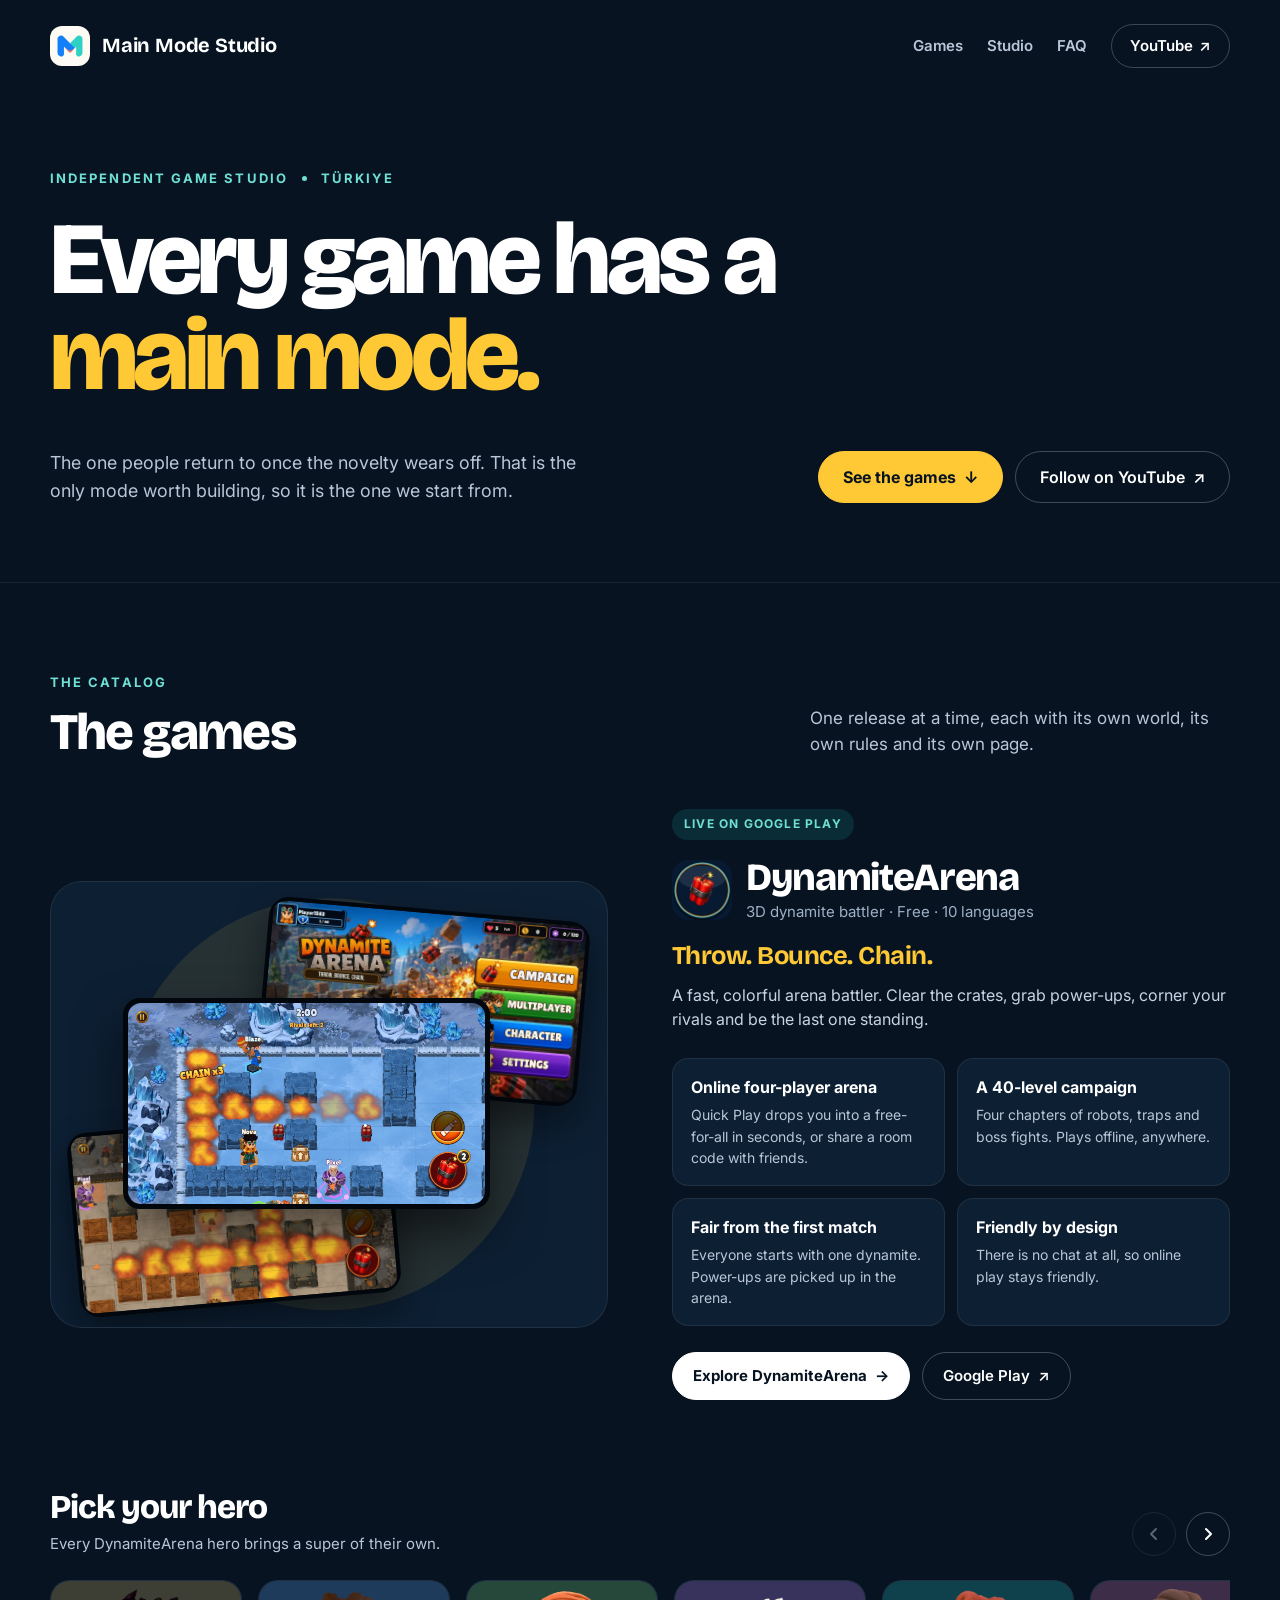
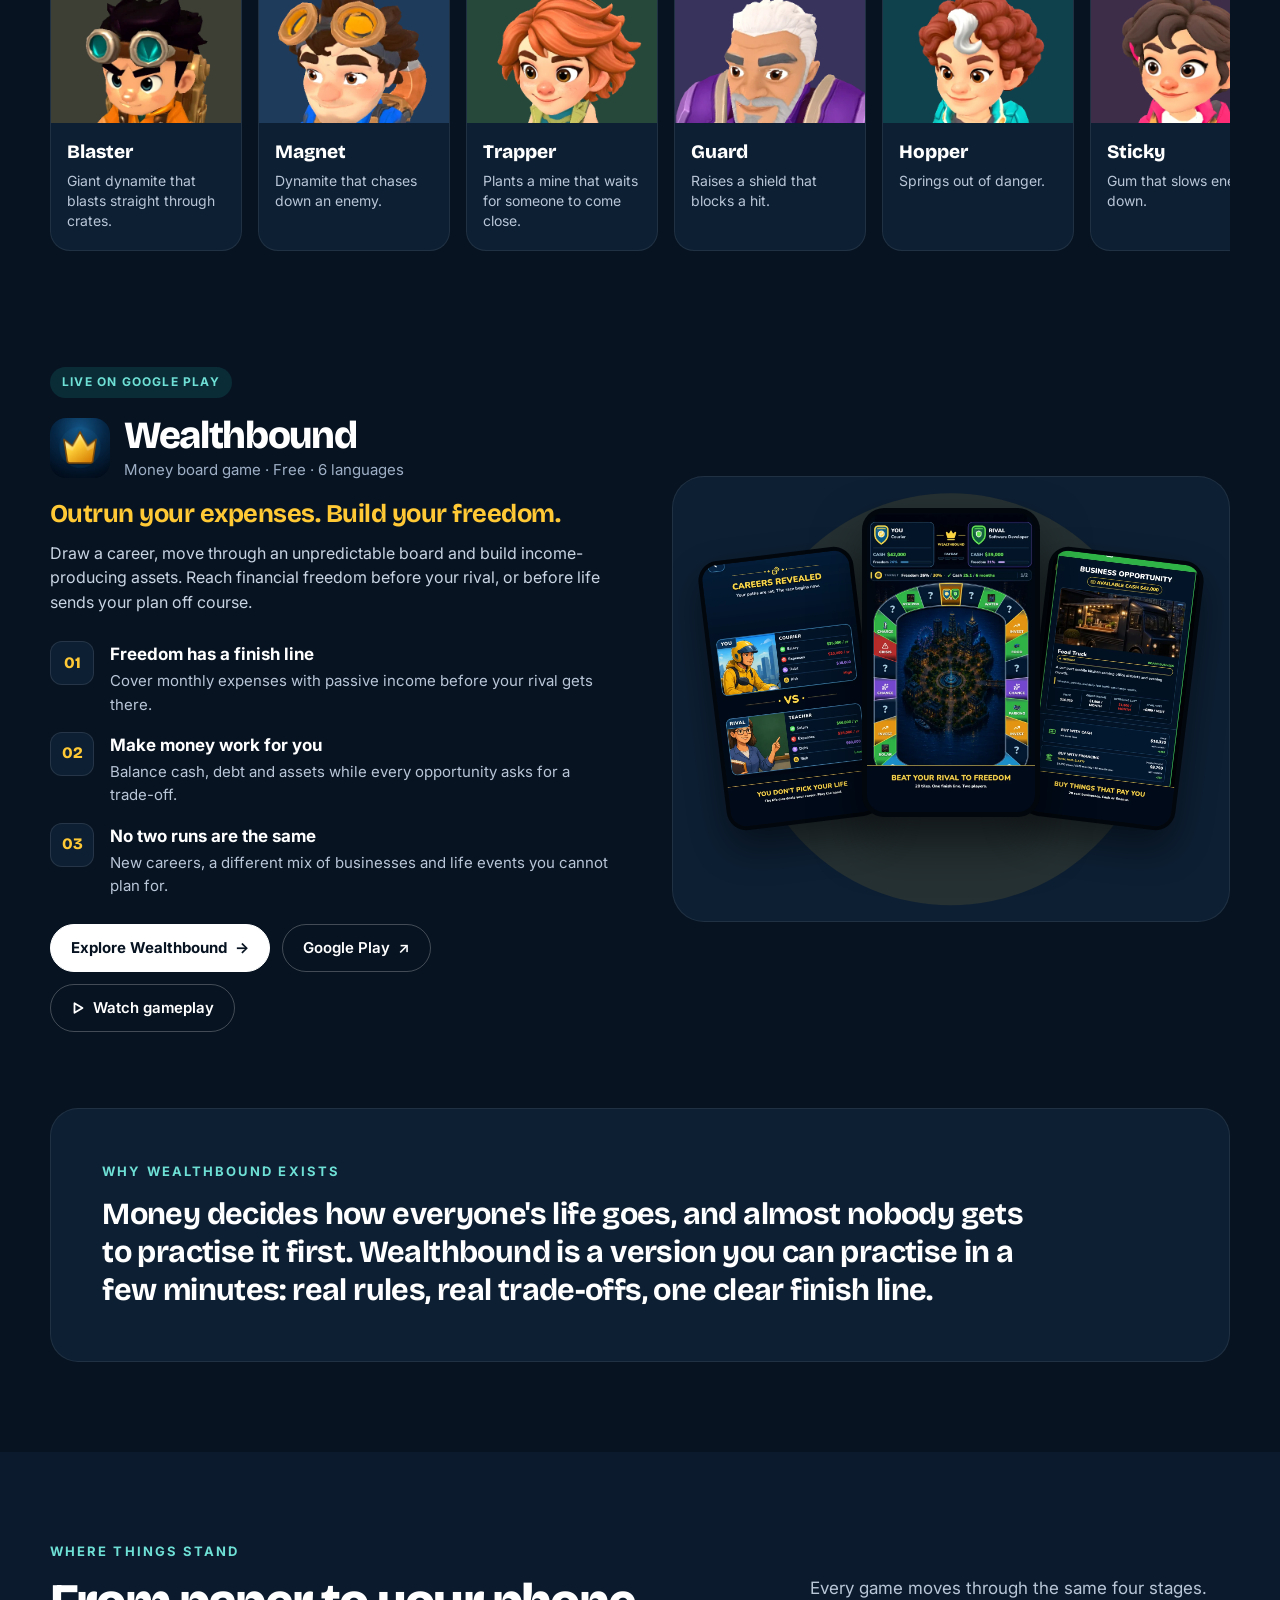
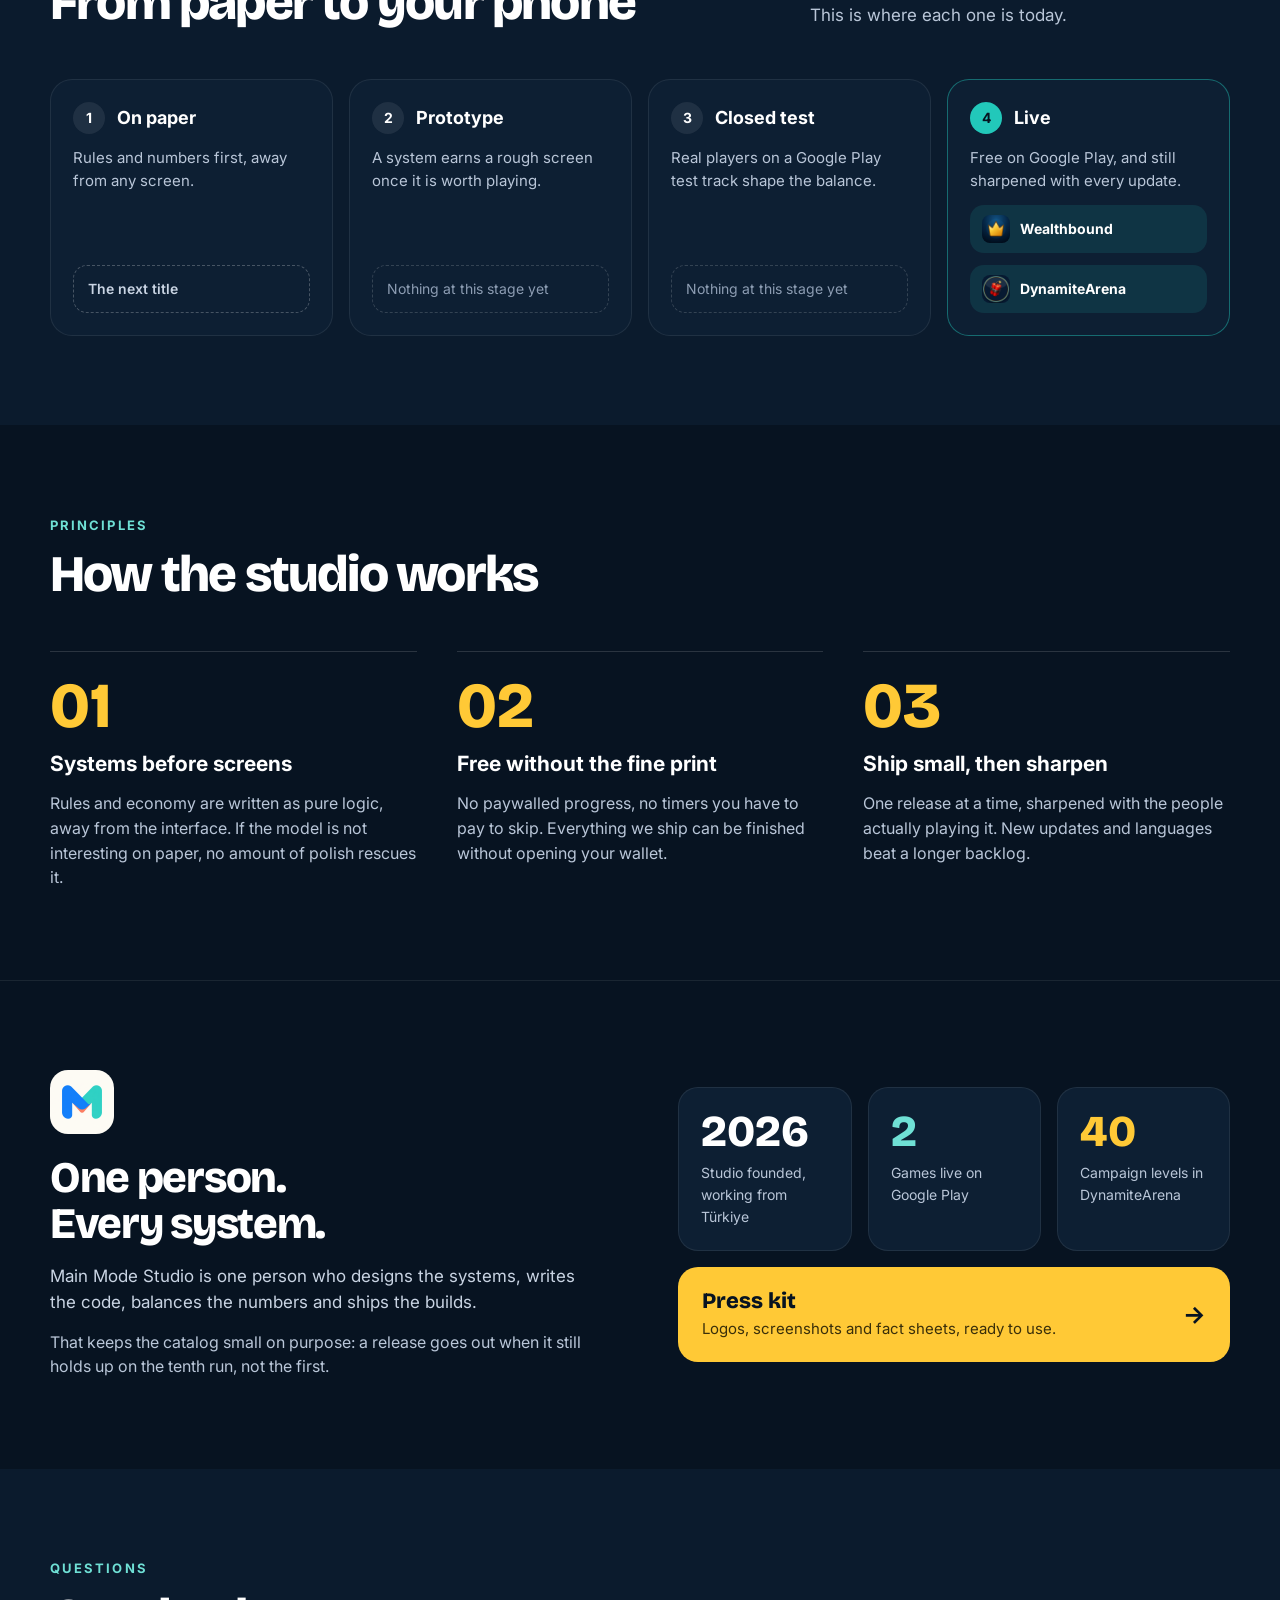
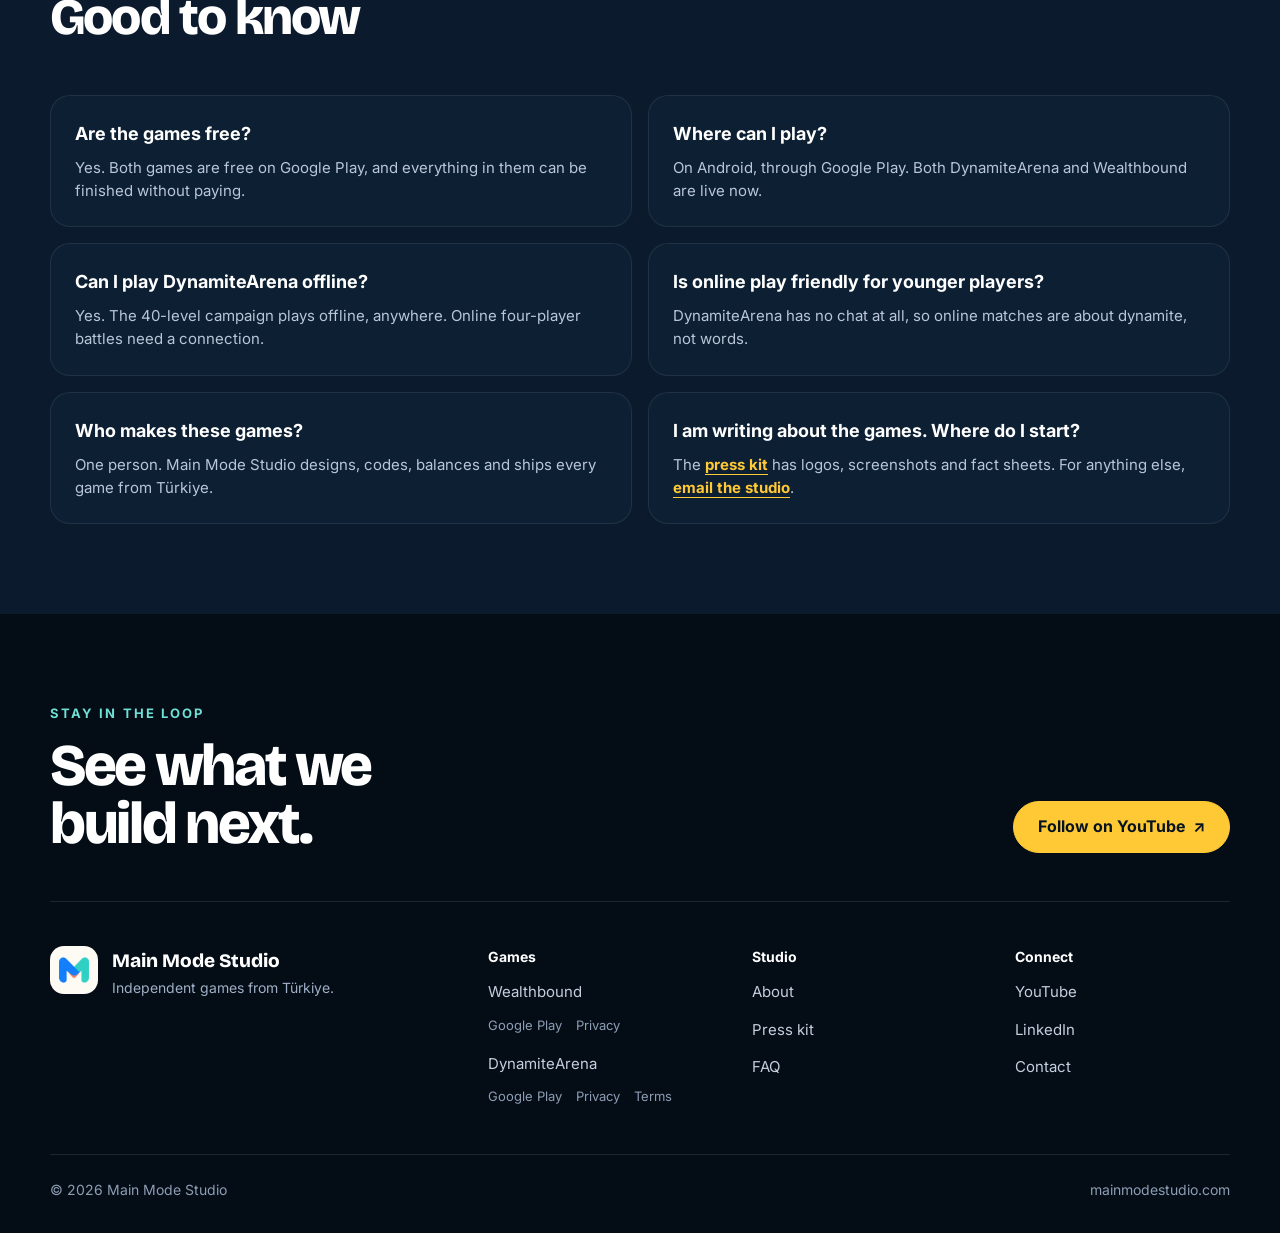
<file: index.html>
<!doctype html>
<html lang="en">
<head>
  <meta charset="utf-8" />
  <meta name="viewport" content="width=device-width, initial-scale=1" />
  <title>Main Mode Studio — Independent Games</title>
  <meta name="description" content="Main Mode Studio is a one-person game studio from Türkiye. DynamiteArena and Wealthbound are out now on Google Play." />
  <meta name="theme-color" content="#071321" />
  <link rel="canonical" href="https://mainmodestudio.com/" />
  <link rel="icon" type="image/png" href="/main-mode-studio-logo.png" />
  <link rel="preconnect" href="https://fonts.googleapis.com" />
  <link rel="preconnect" href="https://fonts.gstatic.com" crossorigin />
  <link rel="stylesheet" href="https://fonts.googleapis.com/css2?family=Bricolage+Grotesque:wght@700;800&amp;family=Inter:wght@400;600;700&amp;display=swap" />
  <link rel="stylesheet" href="/assets/site.css" />
  <meta property="og:type" content="website" />
  <meta property="og:title" content="Main Mode Studio — Independent Games" />
  <meta property="og:description" content="Every game has a main mode. We build that one first." />
  <meta property="og:url" content="https://mainmodestudio.com/" />
  <meta property="og:image" content="https://mainmodestudio.com/assets/dynamitearena-feature.webp" />
</head>
<body>
  <a class="skip-link" href="#main-content">Skip to content</a>

  <header class="site-header">
    <a class="brand" href="/" aria-label="Main Mode Studio home">
      <img src="/main-mode-studio-logo.png" alt="" width="40" height="40" />
      <span>Main Mode Studio</span>
    </a>
    <nav class="site-nav" aria-label="Primary navigation">
      <a href="#games">Games</a>
      <a href="#studio">Studio</a>
      <a href="#faq">FAQ</a>
      <a class="nav-pill" href="https://www.youtube.com/@MainModeStudio" target="_blank" rel="noopener">YouTube <span aria-hidden="true">↗</span></a>
    </nav>
  </header>

  <main id="main-content">
    <section class="home-hero" aria-labelledby="hero-title">
      <p class="hero-kicker"><span>Independent game studio</span><span class="dot" aria-hidden="true"></span><span>Türkiye</span></p>
      <h1 id="hero-title">Every game has a <span class="accent nowrap">main mode.</span></h1>
      <div class="hero-row">
        <p>The one people return to once the novelty wears off. That is the only mode worth building, so it is the one we start from.</p>
        <div class="button-row">
          <a class="button button-gold" href="#games">See the games <span aria-hidden="true">↓</span></a>
          <a class="button" href="https://www.youtube.com/@MainModeStudio" target="_blank" rel="noopener">Follow on YouTube <span aria-hidden="true">↗</span></a>
        </div>
      </div>
    </section>

    <section class="section section-rule" id="games" aria-labelledby="games-title">
      <div class="wrap">
        <div class="section-head">
          <div>
            <p class="eyebrow">The catalog</p>
            <h2 class="section-title" id="games-title">The games</h2>
          </div>
          <p>One release at a time, each with its own world, its own rules and its own page.</p>
        </div>

        <article class="game-feature" id="dynamitearena" aria-labelledby="dynamitearena-title">
          <div class="game-feature-media">
            <div class="phone-stage phone-stage-wide">
              <div class="phone screen-top"><img src="/assets/dynamitearena-shot-main-menu.webp" alt="DynamiteArena main menu with Campaign, Multiplayer, Character and Settings" width="1280" height="720" loading="lazy" /></div>
              <div class="phone screen-bottom"><img src="/assets/dynamitearena-shot-giant-dynamite.webp" alt="Blaster's Giant dynamite blasting a cross of fire through the crates" width="1280" height="720" loading="lazy" /></div>
              <div class="phone screen-front"><img src="/assets/dynamitearena-shot-chain.webp" alt="A three-dynamite chain blast sweeping across an icy arena" width="1280" height="720" loading="lazy" /></div>
            </div>
          </div>
          <div>
            <p class="chip chip-live">Live on Google Play</p>
            <div class="game-title">
              <img src="/assets/dynamitearena-icon.webp" alt="" width="60" height="60" />
              <div>
                <h3 id="dynamitearena-title">DynamiteArena</h3>
                <p>3D dynamite battler · Free · 10 languages</p>
              </div>
            </div>
            <p class="game-tagline">Throw. Bounce. Chain.</p>
            <p class="game-copy">A fast, colorful arena battler. Clear the crates, grab power-ups, corner your rivals and be the last one standing.</p>
            <ul class="feature-tiles" aria-label="What is in DynamiteArena">
              <li><h4>Online four-player arena</h4><p>Quick Play drops you into a free-for-all in seconds, or share a room code with friends.</p></li>
              <li><h4>A 40-level campaign</h4><p>Four chapters of robots, traps and boss fights. Plays offline, anywhere.</p></li>
              <li><h4>Fair from the first match</h4><p>Everyone starts with one dynamite. Power-ups are picked up in the arena.</p></li>
              <li><h4>Friendly by design</h4><p>There is no chat at all, so online play stays friendly.</p></li>
            </ul>
            <div class="button-row">
              <a class="button button-small button-light" href="/products/dynamitearena/">Explore DynamiteArena <span aria-hidden="true">→</span></a>
              <a class="button button-small" href="https://play.google.com/store/apps/details?id=com.dynamitearena.game" target="_blank" rel="noopener">Google Play <span aria-hidden="true">↗</span></a>
            </div>
          </div>
        </article>

        <div class="roster">
          <div class="roster-head">
            <div>
              <h3 id="heroes-title">Pick your hero</h3>
              <p>Every DynamiteArena hero brings a super of their own.</p>
            </div>
            <div class="rail-controls" data-rail-controls>
              <button class="rail-button" type="button" data-rail-prev aria-label="Previous heroes"><svg aria-hidden="true" width="18" height="18" viewBox="0 0 18 18" fill="none" stroke="currentColor" stroke-width="2" stroke-linecap="round" stroke-linejoin="round"><path d="M11 4 6 9l5 5"/></svg></button>
              <button class="rail-button" type="button" data-rail-next aria-label="Next heroes"><svg aria-hidden="true" width="18" height="18" viewBox="0 0 18 18" fill="none" stroke="currentColor" stroke-width="2" stroke-linecap="round" stroke-linejoin="round"><path d="m7 4 5 5-5 5"/></svg></button>
            </div>
          </div>
          <!-- One <li> per hero, tinted with one of the .tint-* classes. A new hero is one more <li>: the rail scrolls, so the section never grows. -->
          <ul class="hero-rail" aria-labelledby="heroes-title" data-hero-rail>
            <li class="hero-card tint-gold"><img src="/assets/dynamitearena-hero-blaster.webp" alt="Blaster" width="480" height="360" loading="lazy" /><div><h4>Blaster</h4><p>Giant dynamite that blasts straight through crates.</p></div></li>
            <li class="hero-card tint-blue"><img src="/assets/dynamitearena-hero-magnet.webp" alt="Magnet" width="480" height="360" loading="lazy" /><div><h4>Magnet</h4><p>Dynamite that chases down an enemy.</p></div></li>
            <li class="hero-card tint-green"><img src="/assets/dynamitearena-hero-trapper.webp" alt="Trapper" width="480" height="360" loading="lazy" /><div><h4>Trapper</h4><p>Plants a mine that waits for someone to come close.</p></div></li>
            <li class="hero-card tint-purple"><img src="/assets/dynamitearena-hero-guard.webp" alt="Guard" width="480" height="360" loading="lazy" /><div><h4>Guard</h4><p>Raises a shield that blocks a hit.</p></div></li>
            <li class="hero-card tint-teal"><img src="/assets/dynamitearena-hero-hopper.webp" alt="Hopper" width="480" height="360" loading="lazy" /><div><h4>Hopper</h4><p>Springs out of danger.</p></div></li>
            <li class="hero-card tint-pink"><img src="/assets/dynamitearena-hero-sticky.webp" alt="Sticky" width="480" height="360" loading="lazy" /><div><h4>Sticky</h4><p>Gum that slows enemies down.</p></div></li>
          </ul>
        </div>

        <article class="game-feature game-feature-reverse" id="wealthbound" aria-labelledby="wealthbound-title">
          <div class="game-feature-media">
            <div class="phone-stage">
              <div class="phone phone-left"><img src="/assets/wealthbound-careers.webp" alt="Receive a career and starting finances" width="576" height="1024" loading="lazy" /></div>
              <div class="phone phone-right"><img src="/assets/wealthbound-assets.webp" alt="Decide whether to buy an income-producing business" width="576" height="1024" loading="lazy" /></div>
              <div class="phone phone-center"><img src="/assets/wealthbound-board.webp" alt="Race a rival around the Wealthbound board" width="576" height="1024" loading="lazy" /></div>
            </div>
          </div>
          <div>
            <p class="chip chip-live">Live on Google Play</p>
            <div class="game-title">
              <img src="/assets/wealthbound-icon.webp" alt="" width="60" height="60" />
              <div>
                <h3 id="wealthbound-title">Wealthbound</h3>
                <p>Money board game · Free · 6 languages</p>
              </div>
            </div>
            <p class="game-tagline">Outrun your expenses. Build your freedom.</p>
            <p class="game-copy">Draw a career, move through an unpredictable board and build income-producing assets. Reach financial freedom before your rival, or before life sends your plan off course.</p>
            <ol class="step-list" aria-label="What you do in Wealthbound">
              <li><span class="step-num" aria-hidden="true">01</span><div><h4>Freedom has a finish line</h4><p>Cover monthly expenses with passive income before your rival gets there.</p></div></li>
              <li><span class="step-num" aria-hidden="true">02</span><div><h4>Make money work for you</h4><p>Balance cash, debt and assets while every opportunity asks for a trade-off.</p></div></li>
              <li><span class="step-num" aria-hidden="true">03</span><div><h4>No two runs are the same</h4><p>New careers, a different mix of businesses and life events you cannot plan for.</p></div></li>
            </ol>
            <div class="button-row">
              <a class="button button-small button-light" href="/products/wealthbound/">Explore Wealthbound <span aria-hidden="true">→</span></a>
              <a class="button button-small" href="https://play.google.com/store/apps/details?id=com.wealthbound.app" target="_blank" rel="noopener">Google Play <span aria-hidden="true">↗</span></a>
              <a class="button button-small" href="https://www.youtube.com/watch?v=weS8EK2cBG4" target="_blank" rel="noopener"><svg aria-hidden="true" width="14" height="14" viewBox="0 0 14 14" fill="none" stroke="currentColor" stroke-width="1.8" stroke-linejoin="round"><path d="M3.5 2.2v9.6L11.5 7z"/></svg>Watch gameplay</a>
            </div>
          </div>
        </article>

        <figure class="quote-card">
          <figcaption>Why Wealthbound exists</figcaption>
          <blockquote>Money decides how everyone's life goes, and almost nobody gets to practise it first. Wealthbound is a version you can practise in a few minutes: real rules, real trade-offs, one clear finish line.</blockquote>
        </figure>
      </div>
    </section>

    <section class="section section-band" aria-labelledby="stages-title">
      <div class="wrap">
        <p class="eyebrow">Where things stand</p>
        <div class="section-head">
          <h2 class="section-title" id="stages-title">From paper to your phone</h2>
          <p>Every game moves through the same four stages. This is where each one is today.</p>
        </div>
        <ol class="stage-list">
          <li class="stage">
            <div class="stage-head"><span class="stage-num" aria-hidden="true">1</span><h3>On paper</h3></div>
            <p>Rules and numbers first, away from any screen.</p>
            <p class="stage-token">The next title</p>
          </li>
          <li class="stage">
            <div class="stage-head"><span class="stage-num" aria-hidden="true">2</span><h3>Prototype</h3></div>
            <p>A system earns a rough screen once it is worth playing.</p>
            <p class="stage-token stage-token-empty">Nothing at this stage yet</p>
          </li>
          <li class="stage">
            <div class="stage-head"><span class="stage-num" aria-hidden="true">3</span><h3>Closed test</h3></div>
            <p>Real players on a Google Play test track shape the balance.</p>
            <p class="stage-token stage-token-empty">Nothing at this stage yet</p>
          </li>
          <li class="stage stage-live">
            <div class="stage-head"><span class="stage-num" aria-hidden="true">4</span><h3>Live</h3></div>
            <p>Free on Google Play, and still sharpened with every update.</p>
            <p class="stage-token"><img src="/assets/wealthbound-icon.webp" alt="" width="28" height="28" loading="lazy" />Wealthbound</p>
            <p class="stage-token"><img src="/assets/dynamitearena-icon.webp" alt="" width="28" height="28" loading="lazy" />DynamiteArena</p>
          </li>
        </ol>
      </div>
    </section>

    <section class="section" aria-labelledby="principles-title">
      <div class="wrap">
        <div class="section-head">
          <div>
            <p class="eyebrow">Principles</p>
            <h2 class="section-title" id="principles-title">How the studio works</h2>
          </div>
        </div>
        <ol class="principles">
          <li><p class="principle-num" aria-hidden="true">01</p><h3>Systems before screens</h3><p>Rules and economy are written as pure logic, away from the interface. If the model is not interesting on paper, no amount of polish rescues it.</p></li>
          <li><p class="principle-num" aria-hidden="true">02</p><h3>Free without the fine print</h3><p>No paywalled progress, no timers you have to pay to skip. Everything we ship can be finished without opening your wallet.</p></li>
          <li><p class="principle-num" aria-hidden="true">03</p><h3>Ship small, then sharpen</h3><p>One release at a time, sharpened with the people actually playing it. New updates and languages beat a longer backlog.</p></li>
        </ol>
      </div>
    </section>

    <section class="section section-rule" id="studio" aria-labelledby="studio-title">
      <div class="wrap studio-grid">
        <div class="studio-copy">
          <img class="studio-mark" src="/main-mode-studio-logo.png" alt="" width="64" height="64" loading="lazy" />
          <h2 id="studio-title">One person.<br />Every system.</h2>
          <p class="lead">Main Mode Studio is one person who designs the systems, writes the code, balances the numbers and ships the builds.</p>
          <p>That keeps the catalog small on purpose: a release goes out when it still holds up on the tenth run, not the first.</p>
        </div>
        <div>
          <dl class="stat-list">
            <div class="stat"><dt>Studio founded, working from Türkiye</dt><dd>2026</dd></div>
            <div class="stat stat-teal"><dt>Games live on Google Play</dt><dd>2</dd></div>
            <div class="stat stat-gold"><dt>Campaign levels in DynamiteArena</dt><dd>40</dd></div>
          </dl>
          <a class="press-card" href="/press/">
            <span><strong>Press kit</strong><small>Logos, screenshots and fact sheets, ready to use.</small></span>
            <span class="arrow" aria-hidden="true">→</span>
          </a>
        </div>
      </div>
    </section>

    <section class="section section-band" id="faq" aria-labelledby="faq-title">
      <div class="wrap">
        <div class="section-head">
          <div>
            <p class="eyebrow">Questions</p>
            <h2 class="section-title" id="faq-title">Good to know</h2>
          </div>
        </div>
        <div class="faq-grid">
          <div class="faq-item"><h3>Are the games free?</h3><p>Yes. Both games are free on Google Play, and everything in them can be finished without paying.</p></div>
          <div class="faq-item"><h3>Where can I play?</h3><p>On Android, through Google Play. Both DynamiteArena and Wealthbound are live now.</p></div>
          <div class="faq-item"><h3>Can I play DynamiteArena offline?</h3><p>Yes. The 40-level campaign plays offline, anywhere. Online four-player battles need a connection.</p></div>
          <div class="faq-item"><h3>Is online play friendly for younger players?</h3><p>DynamiteArena has no chat at all, so online matches are about dynamite, not words.</p></div>
          <div class="faq-item"><h3>Who makes these games?</h3><p>One person. Main Mode Studio designs, codes, balances and ships every game from Türkiye.</p></div>
          <div class="faq-item"><h3>I am writing about the games. Where do I start?</h3><p>The <a class="text-link" href="/press/">press kit</a> has logos, screenshots and fact sheets. For anything else, <a class="text-link" href="mailto:farukincibas@gmail.com">email the studio</a>.</p></div>
        </div>
      </div>
    </section>
  </main>

  <footer class="site-footer" id="site-footer">
    <div class="wrap">
      <div class="footer-lead">
        <div>
          <p class="eyebrow">Stay in the loop</p>
          <h2>See what we<br />build next.</h2>
        </div>
        <a class="button button-gold" href="https://www.youtube.com/@MainModeStudio" target="_blank" rel="noopener">Follow on YouTube <span aria-hidden="true">↗</span></a>
      </div>
      <div class="footer-main">
        <a class="footer-brand" href="/" aria-label="Main Mode Studio home">
          <img src="/main-mode-studio-logo.png" alt="" width="48" height="48" loading="lazy" />
          <span><strong>Main Mode Studio</strong><small>Independent games from Türkiye.</small></span>
        </a>
        <nav class="footer-nav" aria-label="Games">
          <h3>Games</h3>
          <div class="footer-product">
            <a href="/products/wealthbound/">Wealthbound</a>
            <div class="footer-product-links">
              <a href="https://play.google.com/store/apps/details?id=com.wealthbound.app" target="_blank" rel="noopener">Google Play</a>
              <a href="https://mainmodestudio.com/wealthbound-legal/privacy-policy.html">Privacy</a>
            </div>
          </div>
          <div class="footer-product">
            <a href="/products/dynamitearena/">DynamiteArena</a>
            <div class="footer-product-links">
              <a href="https://play.google.com/store/apps/details?id=com.dynamitearena.game" target="_blank" rel="noopener">Google Play</a>
              <a href="/dynamitearena-legal/privacy-policy.html">Privacy</a>
              <a href="/dynamitearena-legal/terms-of-service.html">Terms</a>
            </div>
          </div>
        </nav>
        <nav class="footer-nav" aria-label="Studio">
          <h3>Studio</h3>
          <a href="/#studio">About</a>
          <a href="/press/">Press kit</a>
          <a href="/#faq">FAQ</a>
        </nav>
        <nav class="footer-nav" aria-label="Connect">
          <h3>Connect</h3>
          <a href="https://www.youtube.com/@MainModeStudio" target="_blank" rel="noopener">YouTube</a>
          <a href="https://www.linkedin.com/in/omer-faruk-incibas/" target="_blank" rel="noopener">LinkedIn</a>
          <a href="mailto:farukincibas@gmail.com">Contact</a>
        </nav>
      </div>
      <div class="footer-bottom">
        <span>&copy; 2026 Main Mode Studio</span>
        <span>mainmodestudio.com</span>
      </div>
    </div>
  </footer>

  <script>
    // Hero rail arrows: scroll two cards at a time; hidden when every hero fits.
    (function () {
      var rail = document.querySelector('[data-hero-rail]');
      var controls = document.querySelector('[data-rail-controls]');
      if (!rail || !controls) return;
      var prev = controls.querySelector('[data-rail-prev]');
      var next = controls.querySelector('[data-rail-next]');
      var step = function () {
        var card = rail.querySelector('li');
        return card ? (card.getBoundingClientRect().width + 16) * 2 : 400;
      };
      var update = function () {
        var max = rail.scrollWidth - rail.clientWidth;
        controls.hidden = max <= 2;
        prev.disabled = rail.scrollLeft <= 2;
        next.disabled = rail.scrollLeft >= max - 2;
      };
      var reduce = window.matchMedia('(prefers-reduced-motion: reduce)').matches;
      var go = function (dir) {
        var start = rail.scrollLeft;
        var target = Math.max(0, Math.min(rail.scrollWidth - rail.clientWidth, start + dir * step()));
        rail.scrollTo({ left: target, behavior: reduce ? 'auto' : 'smooth' });
        // Some embedded browsers skip smooth scrolling entirely; jump if nothing moved.
        setTimeout(function () { if (rail.scrollLeft === start) rail.scrollLeft = target; update(); }, 400);
      };
      prev.addEventListener('click', function () { go(-1); });
      next.addEventListener('click', function () { go(1); });
      rail.addEventListener('scroll', update, { passive: true });
      window.addEventListener('resize', update);
      update();
    })();
  </script>
</body>
</html>
</file>
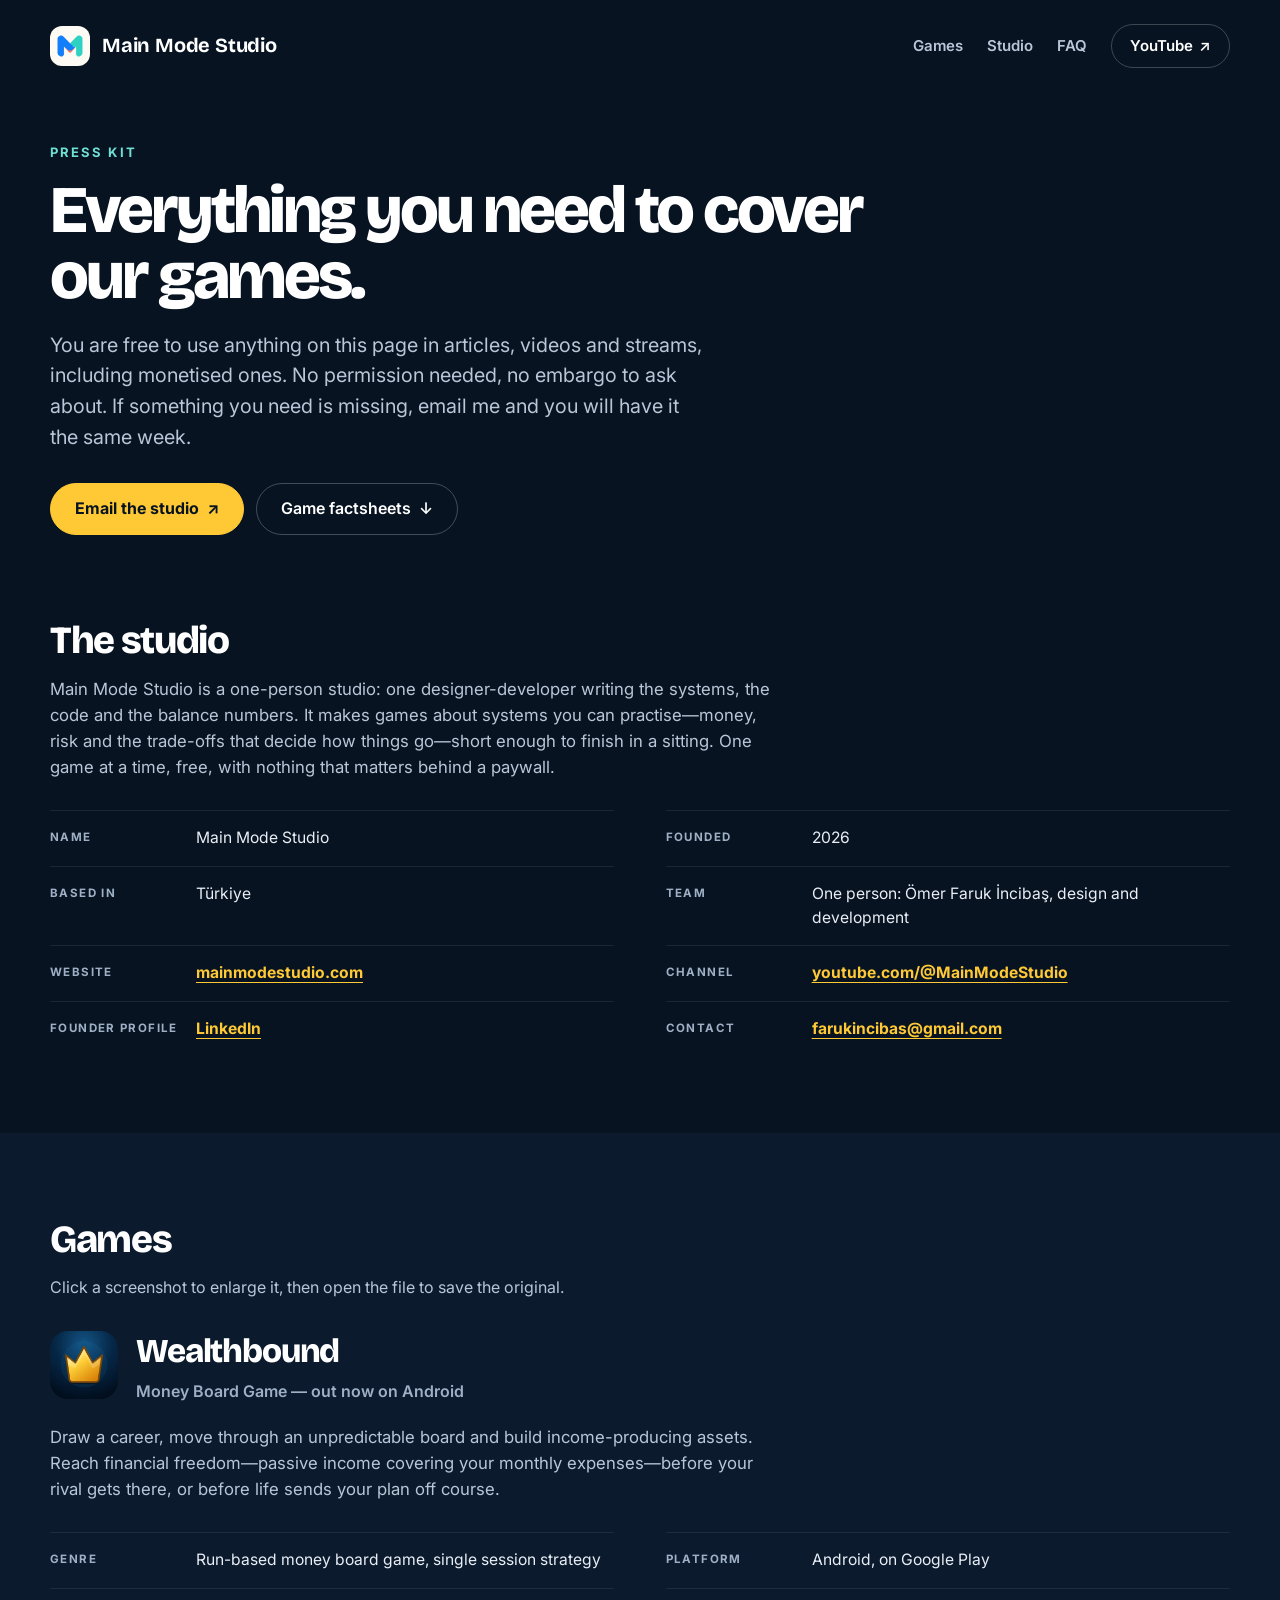
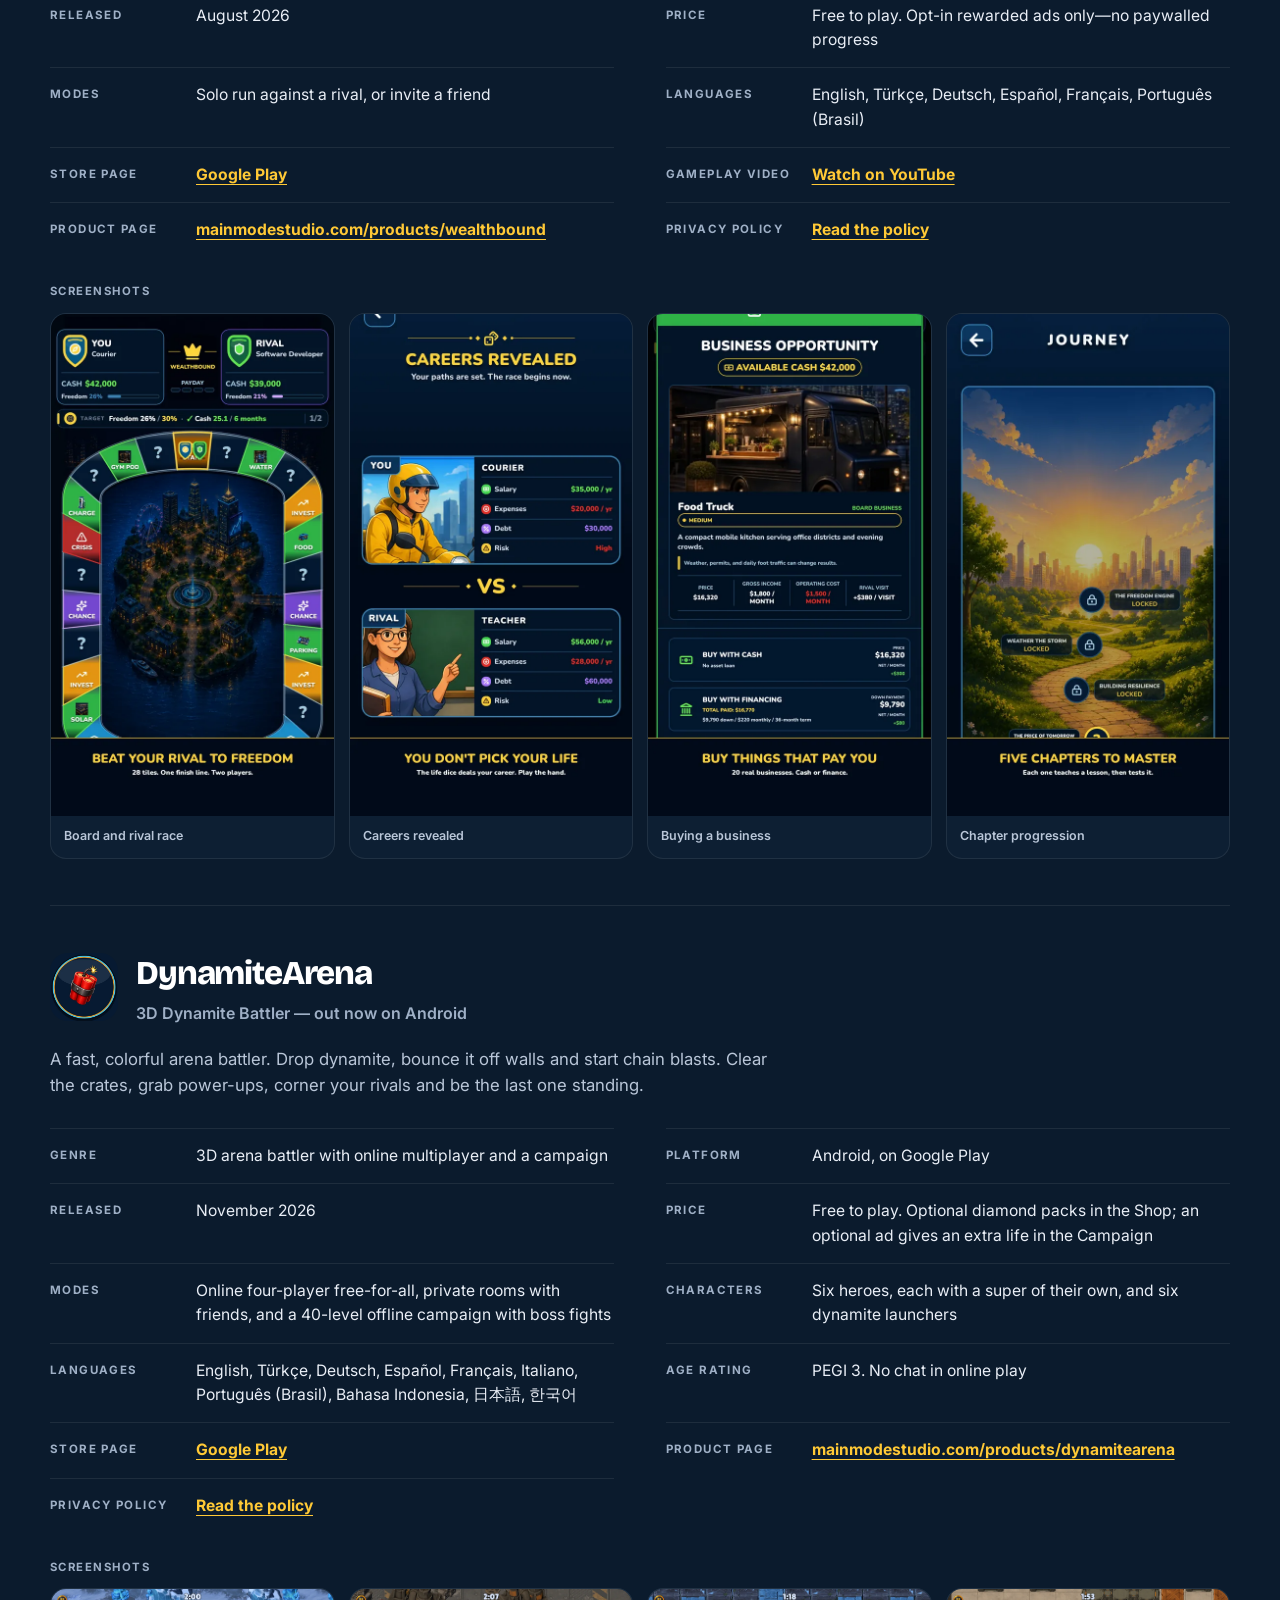
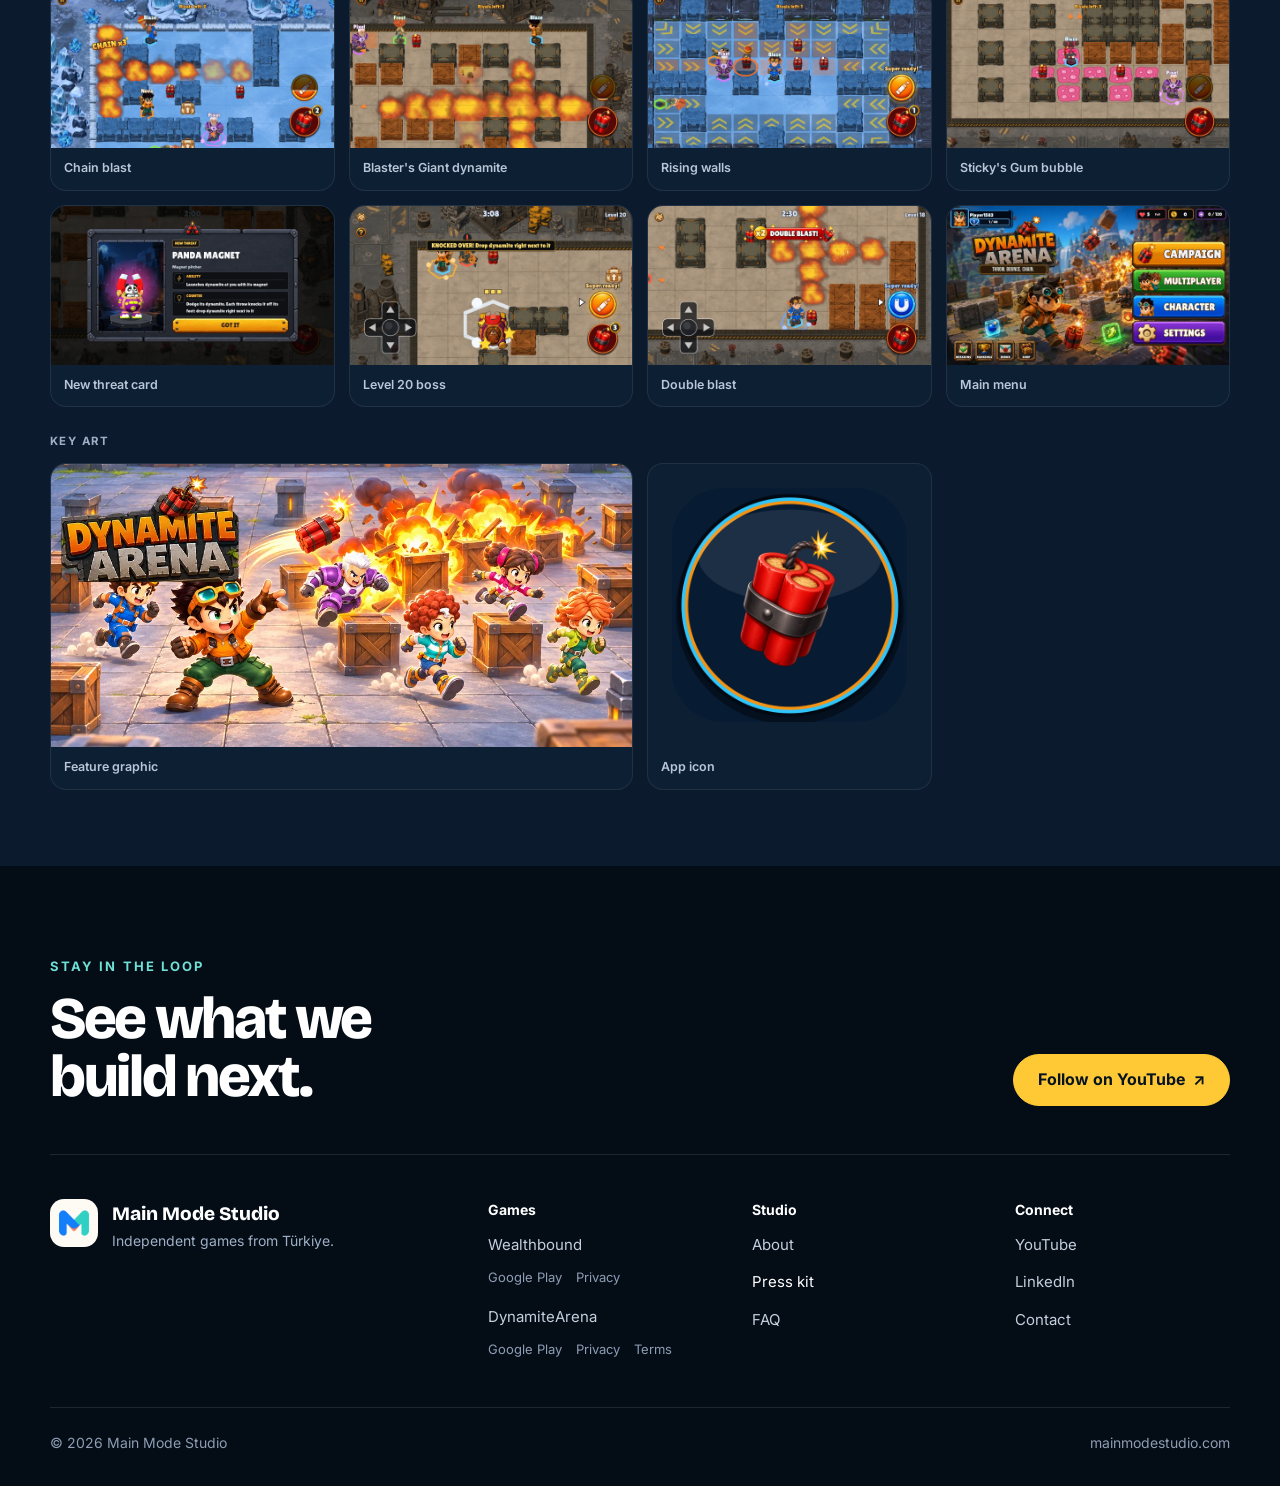
<file: press/index.html>
<!doctype html>
<html lang="en">
<head>
  <meta charset="utf-8" />
  <meta name="viewport" content="width=device-width, initial-scale=1" />
  <title>Press Kit — Main Mode Studio</title>
  <meta name="description" content="Press kit for Main Mode Studio and Wealthbound: studio facts, game factsheet, screenshots, logos and contact." />
  <meta name="theme-color" content="#071321" />
  <link rel="canonical" href="https://mainmodestudio.com/press/" />
  <link rel="icon" type="image/png" href="/main-mode-studio-logo.png" />
  <link rel="preconnect" href="https://fonts.googleapis.com" />
  <link rel="preconnect" href="https://fonts.gstatic.com" crossorigin />
  <link rel="stylesheet" href="https://fonts.googleapis.com/css2?family=Bricolage+Grotesque:wght@700;800&amp;family=Inter:wght@400;600;700&amp;display=swap" />
  <link rel="stylesheet" href="/assets/site.css" />
  <meta property="og:type" content="website" />
  <meta property="og:title" content="Press Kit — Main Mode Studio" />
  <meta property="og:description" content="Studio facts, game factsheet, screenshots and logos. Free to use in coverage." />
  <meta property="og:url" content="https://mainmodestudio.com/press/" />
  <meta property="og:image" content="https://mainmodestudio.com/assets/wealthbound-feature.webp" />
</head>
<body>
  <a class="skip-link" href="#main-content">Skip to content</a>

  <header class="site-header">
    <a class="brand" href="/" aria-label="Main Mode Studio home">
      <img src="/main-mode-studio-logo.png" alt="" width="40" height="40" />
      <span>Main Mode Studio</span>
    </a>
    <nav class="site-nav" aria-label="Primary navigation">
      <a href="/#games">Games</a>
      <a href="/#studio">Studio</a>
      <a href="/#faq">FAQ</a>
      <a class="nav-pill" href="https://www.youtube.com/@MainModeStudio" target="_blank" rel="noopener">YouTube <span aria-hidden="true">↗</span></a>
    </nav>
  </header>

  <main id="main-content">
    <section class="press-hero" aria-labelledby="press-title">
      <div class="wrap">
        <p class="eyebrow">Press kit</p>
        <h1 id="press-title">Everything you need to cover our games.</h1>
        <p class="press-lead">You are free to use anything on this page in articles, videos and streams, including monetised ones. No permission needed, no embargo to ask about. If something you need is missing, email me and you will have it the same week.</p>
        <div class="button-row">
          <a class="button button-gold" href="mailto:farukincibas@gmail.com">Email the studio <span aria-hidden="true">↗</span></a>
          <a class="button" href="#games">Game factsheets <span aria-hidden="true">↓</span></a>
        </div>
      </div>
    </section>

    <section class="press-section" aria-labelledby="studio-facts-title">
      <div class="wrap">
        <h2 id="studio-facts-title">The studio</h2>
        <p class="press-pitch">Main Mode Studio is a one-person studio: one designer-developer writing the systems, the code and the balance numbers. It makes games about systems you can practise—money, risk and the trade-offs that decide how things go—short enough to finish in a sitting. One game at a time, free, with nothing that matters behind a paywall.</p>
        <dl class="press-facts">
          <div><dt>Name</dt><dd>Main Mode Studio</dd></div>
          <div><dt>Founded</dt><dd>2026</dd></div>
          <div><dt>Based in</dt><dd>Türkiye</dd></div>
          <div><dt>Team</dt><dd>One person: Ömer Faruk İncibaş, design and development</dd></div>
          <div><dt>Website</dt><dd><a class="text-link" href="https://mainmodestudio.com/">mainmodestudio.com</a></dd></div>
          <div><dt>Channel</dt><dd><a class="text-link" href="https://www.youtube.com/@MainModeStudio" target="_blank" rel="noopener">youtube.com/@MainModeStudio</a></dd></div>
          <div><dt>Founder profile</dt><dd><a class="text-link" href="https://www.linkedin.com/in/omer-faruk-incibas/" target="_blank" rel="noopener">LinkedIn</a></dd></div>
          <div><dt>Contact</dt><dd><a class="text-link" href="mailto:farukincibas@gmail.com">farukincibas@gmail.com</a></dd></div>
        </dl>
      </div>
    </section>

    <section class="press-section press-section-alt" id="games" aria-labelledby="games-title">
      <div class="wrap">
        <h2 id="games-title">Games</h2>
        <p class="press-note">Click a screenshot to enlarge it, then open the file to save the original.</p>

        <article class="press-game" id="wealthbound">
          <div class="press-game-head">
            <img class="product-icon" src="/assets/wealthbound-icon.webp" alt="Wealthbound app icon" width="256" height="256" loading="lazy" />
            <div>
              <h3>Wealthbound</h3>
              <p>Money Board Game — out now on Android</p>
            </div>
          </div>
          <p class="press-pitch">Draw a career, move through an unpredictable board and build income-producing assets. Reach financial freedom—passive income covering your monthly expenses—before your rival gets there, or before life sends your plan off course.</p>
          <dl class="press-facts">
            <div><dt>Genre</dt><dd>Run-based money board game, single session strategy</dd></div>
            <div><dt>Platform</dt><dd>Android, on Google Play</dd></div>
            <div><dt>Released</dt><dd>August 2026</dd></div>
            <div><dt>Price</dt><dd>Free to play. Opt-in rewarded ads only—no paywalled progress</dd></div>
            <div><dt>Modes</dt><dd>Solo run against a rival, or invite a friend</dd></div>
            <div><dt>Languages</dt><dd>English, Türkçe, Deutsch, Español, Français, Português (Brasil)</dd></div>
            <div><dt>Store page</dt><dd><a class="text-link" href="https://play.google.com/store/apps/details?id=com.wealthbound.app" target="_blank" rel="noopener">Google Play</a></dd></div>
            <div><dt>Gameplay video</dt><dd><a class="text-link" href="https://www.youtube.com/watch?v=weS8EK2cBG4" target="_blank" rel="noopener">Watch on YouTube</a></dd></div>
            <div><dt>Product page</dt><dd><a class="text-link" href="/products/wealthbound/">mainmodestudio.com/products/wealthbound</a></dd></div>
            <div><dt>Privacy policy</dt><dd><a class="text-link" href="https://mainmodestudio.com/wealthbound-legal/privacy-policy.html">Read the policy</a></dd></div>
          </dl>
          <div class="press-asset-group">
            <h4>Screenshots</h4>
            <div class="press-assets press-assets-shots">
              <figure class="press-asset">
                <a href="#shot-wb-board" aria-label="Enlarge: Board and rival race"><img src="/assets/wealthbound-board.webp" alt="The Wealthbound board with a rival race in progress" width="576" height="1024" loading="lazy" /></a>
                <figcaption>Board and rival race</figcaption>
              </figure>
              <figure class="press-asset">
                <a href="#shot-wb-careers" aria-label="Enlarge: Careers revealed"><img src="/assets/wealthbound-careers.webp" alt="Career cards revealed at the start of a run" width="576" height="1024" loading="lazy" /></a>
                <figcaption>Careers revealed</figcaption>
              </figure>
              <figure class="press-asset">
                <a href="#shot-wb-assets" aria-label="Enlarge: Buying a business"><img src="/assets/wealthbound-assets.webp" alt="Buying an income-producing business" width="576" height="1024" loading="lazy" /></a>
                <figcaption>Buying a business</figcaption>
              </figure>
              <figure class="press-asset">
                <a href="#shot-wb-journey" aria-label="Enlarge: Chapter progression"><img src="/assets/wealthbound-journey.webp" alt="Chapter progression screen" width="576" height="1024" loading="lazy" /></a>
                <figcaption>Chapter progression</figcaption>
              </figure>
            </div>
          </div>
          <div class="lightbox" id="shot-wb-board" role="dialog" aria-label="Board and rival race">
            <a class="lightbox-backdrop" href="#games" data-close-lightbox aria-label="Close"></a>
            <figure class="lightbox-figure">
              <img src="/assets/wealthbound-board.webp" alt="The Wealthbound board with a rival race in progress" width="576" height="1024" loading="lazy" />
              <figcaption><span>Board and rival race</span><a href="/assets/wealthbound-board.webp" target="_blank" rel="noopener">Open the file <span aria-hidden="true">↗</span></a></figcaption>
            </figure>
            <a class="lightbox-close" href="#games" data-close-lightbox aria-label="Close"><span aria-hidden="true">✕</span></a>
          </div>
          <div class="lightbox" id="shot-wb-careers" role="dialog" aria-label="Careers revealed">
            <a class="lightbox-backdrop" href="#games" data-close-lightbox aria-label="Close"></a>
            <figure class="lightbox-figure">
              <img src="/assets/wealthbound-careers.webp" alt="Career cards revealed at the start of a run" width="576" height="1024" loading="lazy" />
              <figcaption><span>Careers revealed</span><a href="/assets/wealthbound-careers.webp" target="_blank" rel="noopener">Open the file <span aria-hidden="true">↗</span></a></figcaption>
            </figure>
            <a class="lightbox-close" href="#games" data-close-lightbox aria-label="Close"><span aria-hidden="true">✕</span></a>
          </div>
          <div class="lightbox" id="shot-wb-assets" role="dialog" aria-label="Buying a business">
            <a class="lightbox-backdrop" href="#games" data-close-lightbox aria-label="Close"></a>
            <figure class="lightbox-figure">
              <img src="/assets/wealthbound-assets.webp" alt="Buying an income-producing business" width="576" height="1024" loading="lazy" />
              <figcaption><span>Buying a business</span><a href="/assets/wealthbound-assets.webp" target="_blank" rel="noopener">Open the file <span aria-hidden="true">↗</span></a></figcaption>
            </figure>
            <a class="lightbox-close" href="#games" data-close-lightbox aria-label="Close"><span aria-hidden="true">✕</span></a>
          </div>
          <div class="lightbox" id="shot-wb-journey" role="dialog" aria-label="Chapter progression">
            <a class="lightbox-backdrop" href="#games" data-close-lightbox aria-label="Close"></a>
            <figure class="lightbox-figure">
              <img src="/assets/wealthbound-journey.webp" alt="Chapter progression screen" width="576" height="1024" loading="lazy" />
              <figcaption><span>Chapter progression</span><a href="/assets/wealthbound-journey.webp" target="_blank" rel="noopener">Open the file <span aria-hidden="true">↗</span></a></figcaption>
            </figure>
            <a class="lightbox-close" href="#games" data-close-lightbox aria-label="Close"><span aria-hidden="true">✕</span></a>
          </div>
        </article>
        <article class="press-game" id="dynamitearena">
          <div class="press-game-head">
            <img class="product-icon" src="/assets/dynamitearena-icon.webp" alt="DynamiteArena app icon" width="256" height="256" loading="lazy" />
            <div>
              <h3>DynamiteArena</h3>
              <p>3D Dynamite Battler — out now on Android</p>
            </div>
          </div>
          <p class="press-pitch">A fast, colorful arena battler. Drop dynamite, bounce it off walls and start chain blasts. Clear the crates, grab power-ups, corner your rivals and be the last one standing.</p>
          <dl class="press-facts">
            <div><dt>Genre</dt><dd>3D arena battler with online multiplayer and a campaign</dd></div>
            <div><dt>Platform</dt><dd>Android, on Google Play</dd></div>
            <div><dt>Released</dt><dd>November 2026</dd></div>
            <div><dt>Price</dt><dd>Free to play. Optional diamond packs in the Shop; an optional ad gives an extra life in the Campaign</dd></div>
            <div><dt>Modes</dt><dd>Online four-player free-for-all, private rooms with friends, and a 40-level offline campaign with boss fights</dd></div>
            <div><dt>Characters</dt><dd>Six heroes, each with a super of their own, and six dynamite launchers</dd></div>
            <div><dt>Languages</dt><dd>English, Türkçe, Deutsch, Español, Français, Italiano, Português (Brasil), Bahasa Indonesia, 日本語, 한국어</dd></div>
            <div><dt>Age rating</dt><dd>PEGI 3. No chat in online play</dd></div>
            <div><dt>Store page</dt><dd><a class="text-link" href="https://play.google.com/store/apps/details?id=com.dynamitearena.game" target="_blank" rel="noopener">Google Play</a></dd></div>
            <div><dt>Product page</dt><dd><a class="text-link" href="/products/dynamitearena/">mainmodestudio.com/products/dynamitearena</a></dd></div>
            <div><dt>Privacy policy</dt><dd><a class="text-link" href="/dynamitearena-legal/privacy-policy.html">Read the policy</a></dd></div>
          </dl>
          <div class="press-asset-group">
            <h4>Screenshots</h4>
            <div class="press-assets press-assets-wide">
              <figure class="press-asset">
                <a href="#shot-da-chain" aria-label="Enlarge: Chain blast"><img src="/assets/dynamitearena-shot-chain.webp" alt="A three-dynamite chain blast sweeps across an icy arena while three players dodge the flames." width="1280" height="720" loading="lazy" /></a>
                <figcaption>Chain blast</figcaption>
              </figure>
              <figure class="press-asset">
                <a href="#shot-da-giant-dynamite" aria-label="Enlarge: Blaster's Giant dynamite"><img src="/assets/dynamitearena-shot-giant-dynamite.webp" alt="Blaster's Giant dynamite super blasts a huge cross of fire through the crates in a four-player match." width="1280" height="720" loading="lazy" /></a>
                <figcaption>Blaster's Giant dynamite</figcaption>
              </figure>
              <figure class="press-asset">
                <a href="#shot-da-closing-walls" aria-label="Enlarge: Rising walls"><img src="/assets/dynamitearena-shot-closing-walls.webp" alt="The walls close in: arrows mark the shrinking arena as the last two players face off." width="1280" height="720" loading="lazy" /></a>
                <figcaption>Rising walls</figcaption>
              </figure>
              <figure class="press-asset">
                <a href="#shot-da-gum" aria-label="Enlarge: Sticky's Gum bubble"><img src="/assets/dynamitearena-shot-gum.webp" alt="Sticky's Gum bubble super covers the arena floor in pink gum that slows rivals down." width="1280" height="720" loading="lazy" /></a>
                <figcaption>Sticky's Gum bubble</figcaption>
              </figure>
              <figure class="press-asset">
                <a href="#shot-da-robot-card" aria-label="Enlarge: New threat card"><img src="/assets/dynamitearena-shot-robot-card.webp" alt="New threat card: Panda Magnet, a cute animal robot that launches dynamite at you with its magnet." width="1280" height="720" loading="lazy" /></a>
                <figcaption>New threat card</figcaption>
              </figure>
              <figure class="press-asset">
                <a href="#shot-da-boss" aria-label="Enlarge: Level 20 boss"><img src="/assets/dynamitearena-shot-boss.webp" alt="Big Bear Magnet, the level 20 boss, is knocked over in the campaign: drop dynamite right next to it." width="1280" height="720" loading="lazy" /></a>
                <figcaption>Level 20 boss</figcaption>
              </figure>
              <figure class="press-asset">
                <a href="#shot-da-double-blast" aria-label="Enlarge: Double blast"><img src="/assets/dynamitearena-shot-double-blast.webp" alt="Double blast! In the campaign, one dynamite blast breaks a second robot in a row." width="1280" height="720" loading="lazy" /></a>
                <figcaption>Double blast</figcaption>
              </figure>
              <figure class="press-asset">
                <a href="#shot-da-main-menu" aria-label="Enlarge: Main menu"><img src="/assets/dynamitearena-shot-main-menu.webp" alt="Main menu: Campaign, Multiplayer, Character and Settings, with the DynamiteArena logo." width="1280" height="720" loading="lazy" /></a>
                <figcaption>Main menu</figcaption>
              </figure>
            </div>
          </div>
          <div class="press-asset-group">
            <h4>Key art</h4>
            <div class="press-assets press-assets-art">
              <figure class="press-asset">
                <a href="#shot-da-feature" aria-label="Enlarge: Feature graphic"><img src="/assets/dynamitearena-feature.webp" alt="DynamiteArena heroes throwing dynamite across a crate-filled arena, with the game logo." width="1024" height="500" loading="lazy" /></a>
                <figcaption>Feature graphic</figcaption>
              </figure>
              <figure class="press-asset press-asset-icon">
                <a href="#shot-da-icon" aria-label="Enlarge: App icon"><img src="/assets/dynamitearena-icon-512.png" alt="The DynamiteArena app icon: a bundle of red dynamite." width="512" height="512" loading="lazy" /></a>
                <figcaption>App icon</figcaption>
              </figure>
            </div>
          </div>
          <div class="lightbox" id="shot-da-chain" role="dialog" aria-label="Chain blast">
            <a class="lightbox-backdrop" href="#games" data-close-lightbox aria-label="Close"></a>
            <figure class="lightbox-figure">
              <img src="/assets/dynamitearena-shot-chain.webp" alt="A three-dynamite chain blast sweeps across an icy arena while three players dodge the flames." width="1280" height="720" loading="lazy" />
              <figcaption><span>Chain blast</span><a href="/assets/dynamitearena-shot-chain-full.webp" target="_blank" rel="noopener">Open the 1920 × 1080 file <span aria-hidden="true">↗</span></a></figcaption>
            </figure>
            <a class="lightbox-close" href="#games" data-close-lightbox aria-label="Close"><span aria-hidden="true">✕</span></a>
          </div>
          <div class="lightbox" id="shot-da-giant-dynamite" role="dialog" aria-label="Blaster's Giant dynamite">
            <a class="lightbox-backdrop" href="#games" data-close-lightbox aria-label="Close"></a>
            <figure class="lightbox-figure">
              <img src="/assets/dynamitearena-shot-giant-dynamite.webp" alt="Blaster's Giant dynamite super blasts a huge cross of fire through the crates in a four-player match." width="1280" height="720" loading="lazy" />
              <figcaption><span>Blaster's Giant dynamite</span><a href="/assets/dynamitearena-shot-giant-dynamite-full.webp" target="_blank" rel="noopener">Open the 1920 × 1080 file <span aria-hidden="true">↗</span></a></figcaption>
            </figure>
            <a class="lightbox-close" href="#games" data-close-lightbox aria-label="Close"><span aria-hidden="true">✕</span></a>
          </div>
          <div class="lightbox" id="shot-da-closing-walls" role="dialog" aria-label="Rising walls">
            <a class="lightbox-backdrop" href="#games" data-close-lightbox aria-label="Close"></a>
            <figure class="lightbox-figure">
              <img src="/assets/dynamitearena-shot-closing-walls.webp" alt="The walls close in: arrows mark the shrinking arena as the last two players face off." width="1280" height="720" loading="lazy" />
              <figcaption><span>Rising walls</span><a href="/assets/dynamitearena-shot-closing-walls-full.webp" target="_blank" rel="noopener">Open the 1920 × 1080 file <span aria-hidden="true">↗</span></a></figcaption>
            </figure>
            <a class="lightbox-close" href="#games" data-close-lightbox aria-label="Close"><span aria-hidden="true">✕</span></a>
          </div>
          <div class="lightbox" id="shot-da-gum" role="dialog" aria-label="Sticky's Gum bubble">
            <a class="lightbox-backdrop" href="#games" data-close-lightbox aria-label="Close"></a>
            <figure class="lightbox-figure">
              <img src="/assets/dynamitearena-shot-gum.webp" alt="Sticky's Gum bubble super covers the arena floor in pink gum that slows rivals down." width="1280" height="720" loading="lazy" />
              <figcaption><span>Sticky's Gum bubble</span><a href="/assets/dynamitearena-shot-gum-full.webp" target="_blank" rel="noopener">Open the 1920 × 1080 file <span aria-hidden="true">↗</span></a></figcaption>
            </figure>
            <a class="lightbox-close" href="#games" data-close-lightbox aria-label="Close"><span aria-hidden="true">✕</span></a>
          </div>
          <div class="lightbox" id="shot-da-robot-card" role="dialog" aria-label="New threat card">
            <a class="lightbox-backdrop" href="#games" data-close-lightbox aria-label="Close"></a>
            <figure class="lightbox-figure">
              <img src="/assets/dynamitearena-shot-robot-card.webp" alt="New threat card: Panda Magnet, a cute animal robot that launches dynamite at you with its magnet." width="1280" height="720" loading="lazy" />
              <figcaption><span>New threat card</span><a href="/assets/dynamitearena-shot-robot-card-full.webp" target="_blank" rel="noopener">Open the 1920 × 1080 file <span aria-hidden="true">↗</span></a></figcaption>
            </figure>
            <a class="lightbox-close" href="#games" data-close-lightbox aria-label="Close"><span aria-hidden="true">✕</span></a>
          </div>
          <div class="lightbox" id="shot-da-boss" role="dialog" aria-label="Level 20 boss">
            <a class="lightbox-backdrop" href="#games" data-close-lightbox aria-label="Close"></a>
            <figure class="lightbox-figure">
              <img src="/assets/dynamitearena-shot-boss.webp" alt="Big Bear Magnet, the level 20 boss, is knocked over in the campaign: drop dynamite right next to it." width="1280" height="720" loading="lazy" />
              <figcaption><span>Level 20 boss</span><a href="/assets/dynamitearena-shot-boss-full.webp" target="_blank" rel="noopener">Open the 1920 × 1080 file <span aria-hidden="true">↗</span></a></figcaption>
            </figure>
            <a class="lightbox-close" href="#games" data-close-lightbox aria-label="Close"><span aria-hidden="true">✕</span></a>
          </div>
          <div class="lightbox" id="shot-da-double-blast" role="dialog" aria-label="Double blast">
            <a class="lightbox-backdrop" href="#games" data-close-lightbox aria-label="Close"></a>
            <figure class="lightbox-figure">
              <img src="/assets/dynamitearena-shot-double-blast.webp" alt="Double blast! In the campaign, one dynamite blast breaks a second robot in a row." width="1280" height="720" loading="lazy" />
              <figcaption><span>Double blast</span><a href="/assets/dynamitearena-shot-double-blast-full.webp" target="_blank" rel="noopener">Open the 1920 × 1080 file <span aria-hidden="true">↗</span></a></figcaption>
            </figure>
            <a class="lightbox-close" href="#games" data-close-lightbox aria-label="Close"><span aria-hidden="true">✕</span></a>
          </div>
          <div class="lightbox" id="shot-da-main-menu" role="dialog" aria-label="Main menu">
            <a class="lightbox-backdrop" href="#games" data-close-lightbox aria-label="Close"></a>
            <figure class="lightbox-figure">
              <img src="/assets/dynamitearena-shot-main-menu.webp" alt="Main menu: Campaign, Multiplayer, Character and Settings, with the DynamiteArena logo." width="1280" height="720" loading="lazy" />
              <figcaption><span>Main menu</span><a href="/assets/dynamitearena-shot-main-menu-full.webp" target="_blank" rel="noopener">Open the 1920 × 1080 file <span aria-hidden="true">↗</span></a></figcaption>
            </figure>
            <a class="lightbox-close" href="#games" data-close-lightbox aria-label="Close"><span aria-hidden="true">✕</span></a>
          </div>
          <div class="lightbox" id="shot-da-feature" role="dialog" aria-label="Feature graphic">
            <a class="lightbox-backdrop" href="#games" data-close-lightbox aria-label="Close"></a>
            <figure class="lightbox-figure">
              <img src="/assets/dynamitearena-feature.webp" alt="DynamiteArena heroes throwing dynamite across a crate-filled arena, with the game logo." width="1024" height="500" loading="lazy" />
              <figcaption><span>Feature graphic</span><a href="/assets/dynamitearena-feature.png" target="_blank" rel="noopener">Open the 1024 × 500 PNG file <span aria-hidden="true">↗</span></a></figcaption>
            </figure>
            <a class="lightbox-close" href="#games" data-close-lightbox aria-label="Close"><span aria-hidden="true">✕</span></a>
          </div>
          <div class="lightbox" id="shot-da-icon" role="dialog" aria-label="App icon">
            <a class="lightbox-backdrop" href="#games" data-close-lightbox aria-label="Close"></a>
            <figure class="lightbox-figure">
              <img src="/assets/dynamitearena-icon-512.png" alt="The DynamiteArena app icon: a bundle of red dynamite." width="512" height="512" loading="lazy" />
              <figcaption><span>App icon</span><a href="/assets/dynamitearena-icon-512.png" target="_blank" rel="noopener">Open the 512 × 512 PNG file <span aria-hidden="true">↗</span></a></figcaption>
            </figure>
            <a class="lightbox-close" href="#games" data-close-lightbox aria-label="Close"><span aria-hidden="true">✕</span></a>
          </div>
        </article>
        <!-- Add future games here: copy one .press-game block and swap the facts and images. -->
      </div>
    </section>

  </main>

  <footer class="site-footer" id="site-footer">
    <div class="wrap">
      <div class="footer-lead">
        <div>
          <p class="eyebrow">Stay in the loop</p>
          <h2>See what we<br />build next.</h2>
        </div>
        <a class="button button-gold" href="https://www.youtube.com/@MainModeStudio" target="_blank" rel="noopener">Follow on YouTube <span aria-hidden="true">↗</span></a>
      </div>
      <div class="footer-main">
        <a class="footer-brand" href="/" aria-label="Main Mode Studio home">
          <img src="/main-mode-studio-logo.png" alt="" width="48" height="48" loading="lazy" />
          <span><strong>Main Mode Studio</strong><small>Independent games from Türkiye.</small></span>
        </a>
        <nav class="footer-nav" aria-label="Games">
          <h3>Games</h3>
          <div class="footer-product">
            <a href="/products/wealthbound/">Wealthbound</a>
            <div class="footer-product-links">
              <a href="https://play.google.com/store/apps/details?id=com.wealthbound.app" target="_blank" rel="noopener">Google Play</a>
              <a href="https://mainmodestudio.com/wealthbound-legal/privacy-policy.html">Privacy</a>
            </div>
          </div>
          <div class="footer-product">
            <a href="/products/dynamitearena/">DynamiteArena</a>
            <div class="footer-product-links">
              <a href="https://play.google.com/store/apps/details?id=com.dynamitearena.game" target="_blank" rel="noopener">Google Play</a>
              <a href="/dynamitearena-legal/privacy-policy.html">Privacy</a>
              <a href="/dynamitearena-legal/terms-of-service.html">Terms</a>
            </div>
          </div>
        </nav>
        <nav class="footer-nav" aria-label="Studio">
          <h3>Studio</h3>
          <a href="/#studio">About</a>
          <a href="/press/" aria-current="page">Press kit</a>
          <a href="/#faq">FAQ</a>
        </nav>
        <nav class="footer-nav" aria-label="Connect">
          <h3>Connect</h3>
          <a href="https://www.youtube.com/@MainModeStudio" target="_blank" rel="noopener">YouTube</a>
          <a href="https://www.linkedin.com/in/omer-faruk-incibas/" target="_blank" rel="noopener">LinkedIn</a>
          <a href="mailto:farukincibas@gmail.com">Contact</a>
        </nav>
      </div>
      <div class="footer-bottom">
        <span>&copy; 2026 Main Mode Studio</span>
        <span>mainmodestudio.com</span>
      </div>
    </div>
  </footer>

  <script>
    // Closing through the #games anchor smooth-scrolled the page away from the
    // gallery; stepping back in history drops the hash instantly and restores the
    // exact scroll position. The href stays as a no-JS fallback.
    (function () {
      var isOpen = function () { return location.hash.indexOf('#shot-') === 0; };
      document.addEventListener('click', function (event) {
        var trigger = event.target.closest('[data-close-lightbox]');
        if (!trigger || !isOpen()) return;
        event.preventDefault();
        history.back();
      });
      document.addEventListener('keydown', function (event) {
        if (event.key === 'Escape' && isOpen()) history.back();
      });
    })();
  </script>
</body>
</html>
</file>
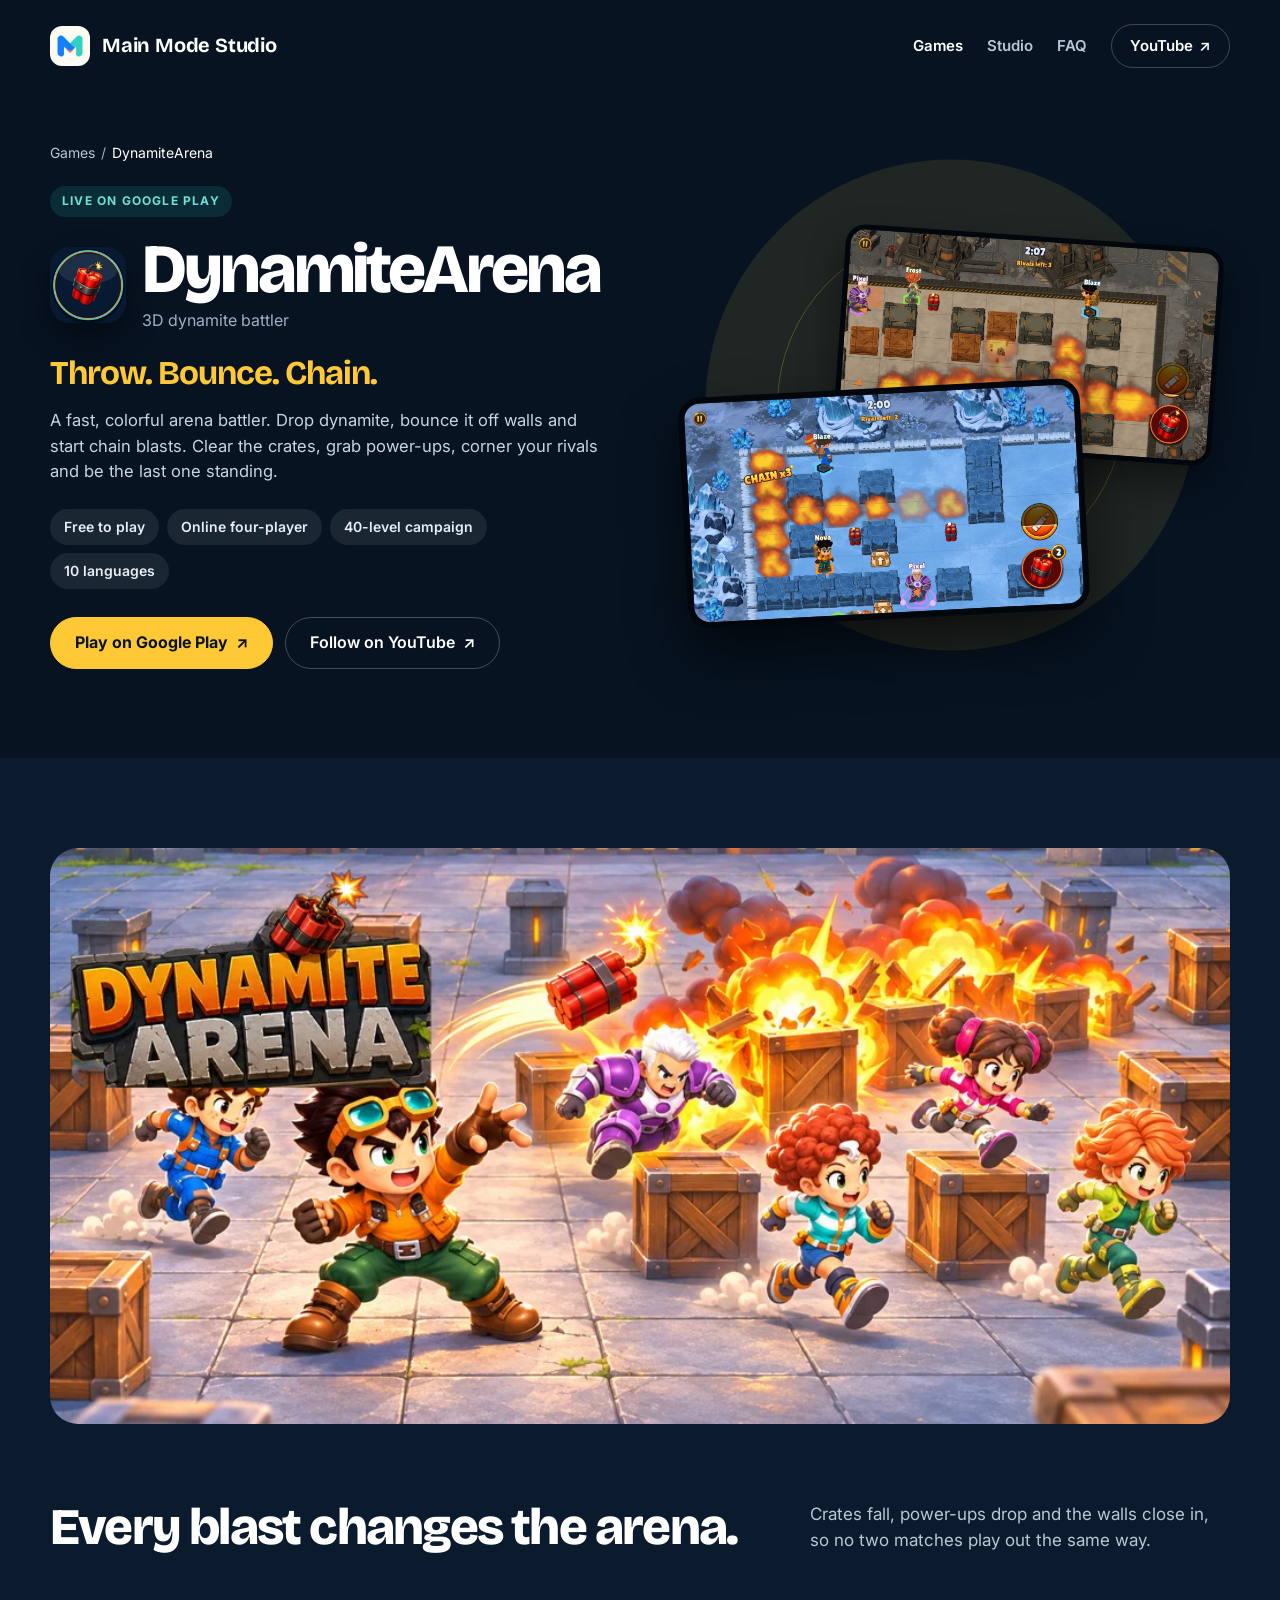
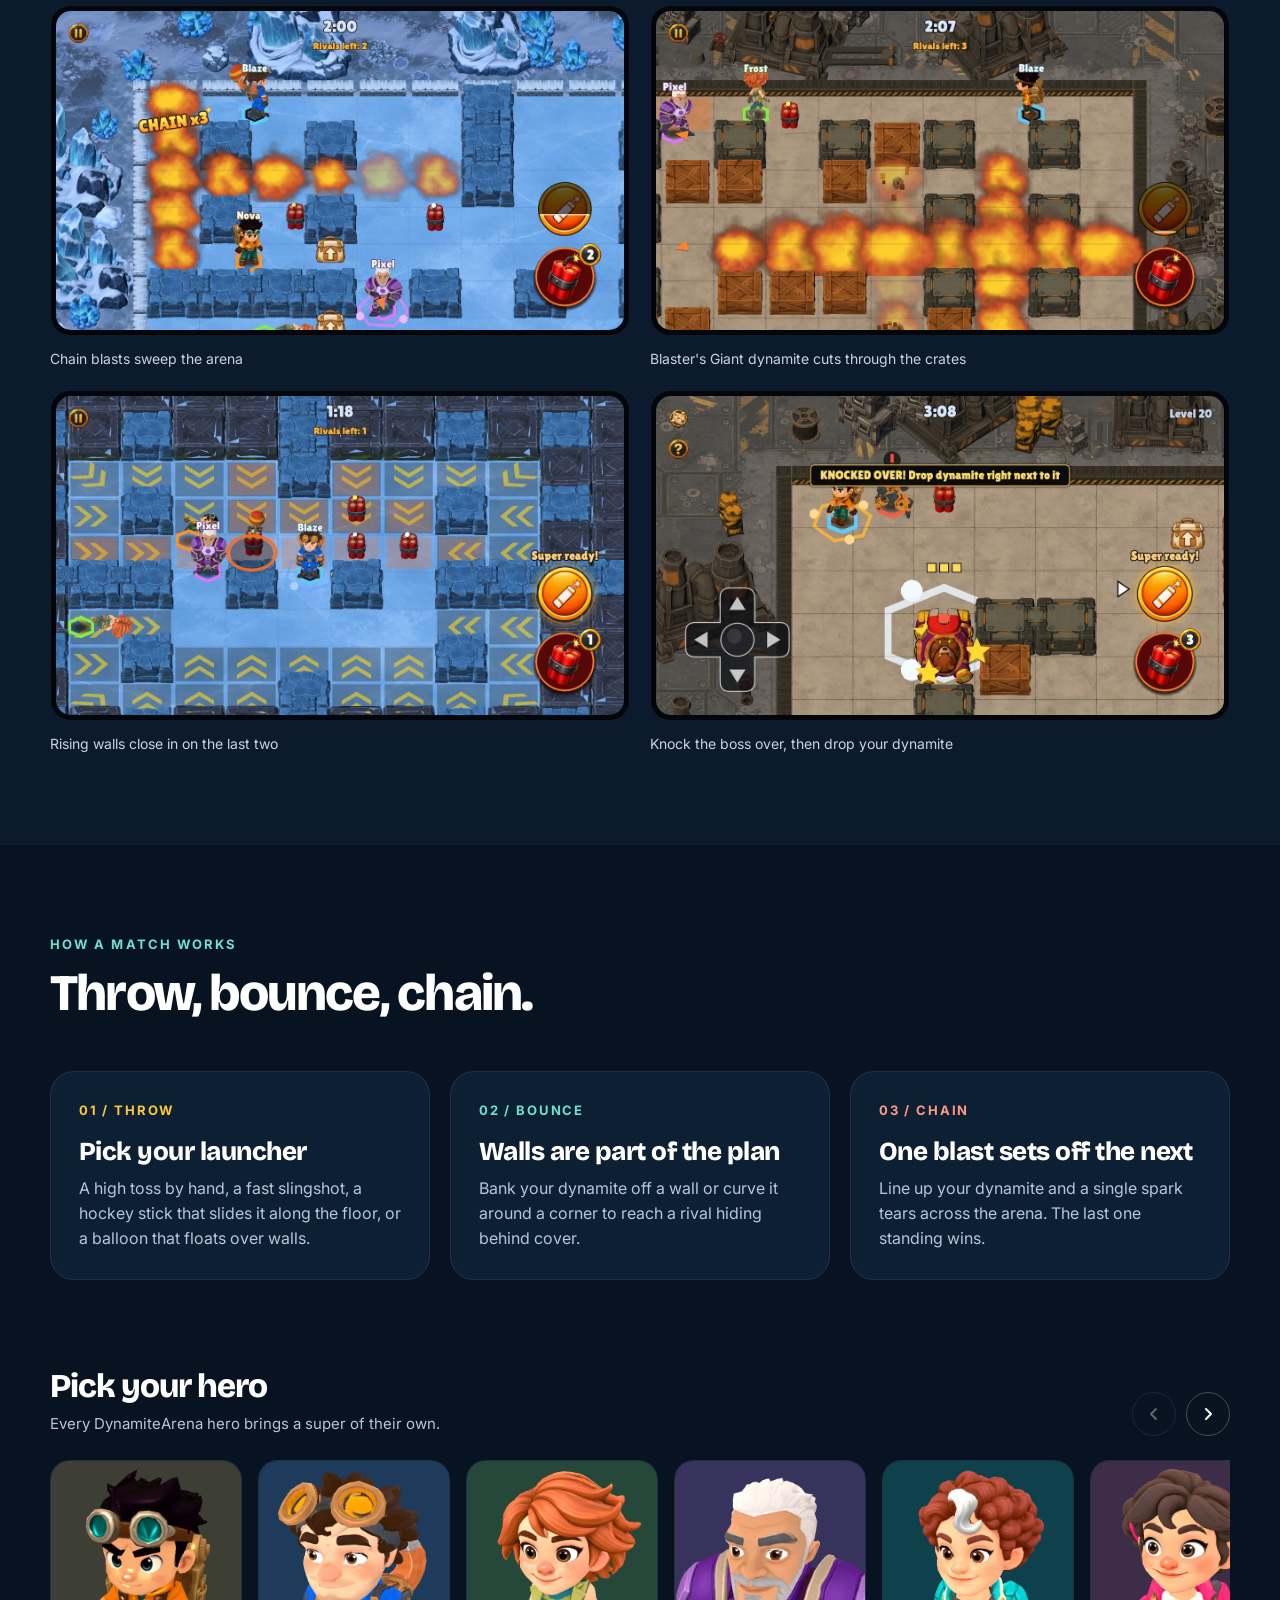
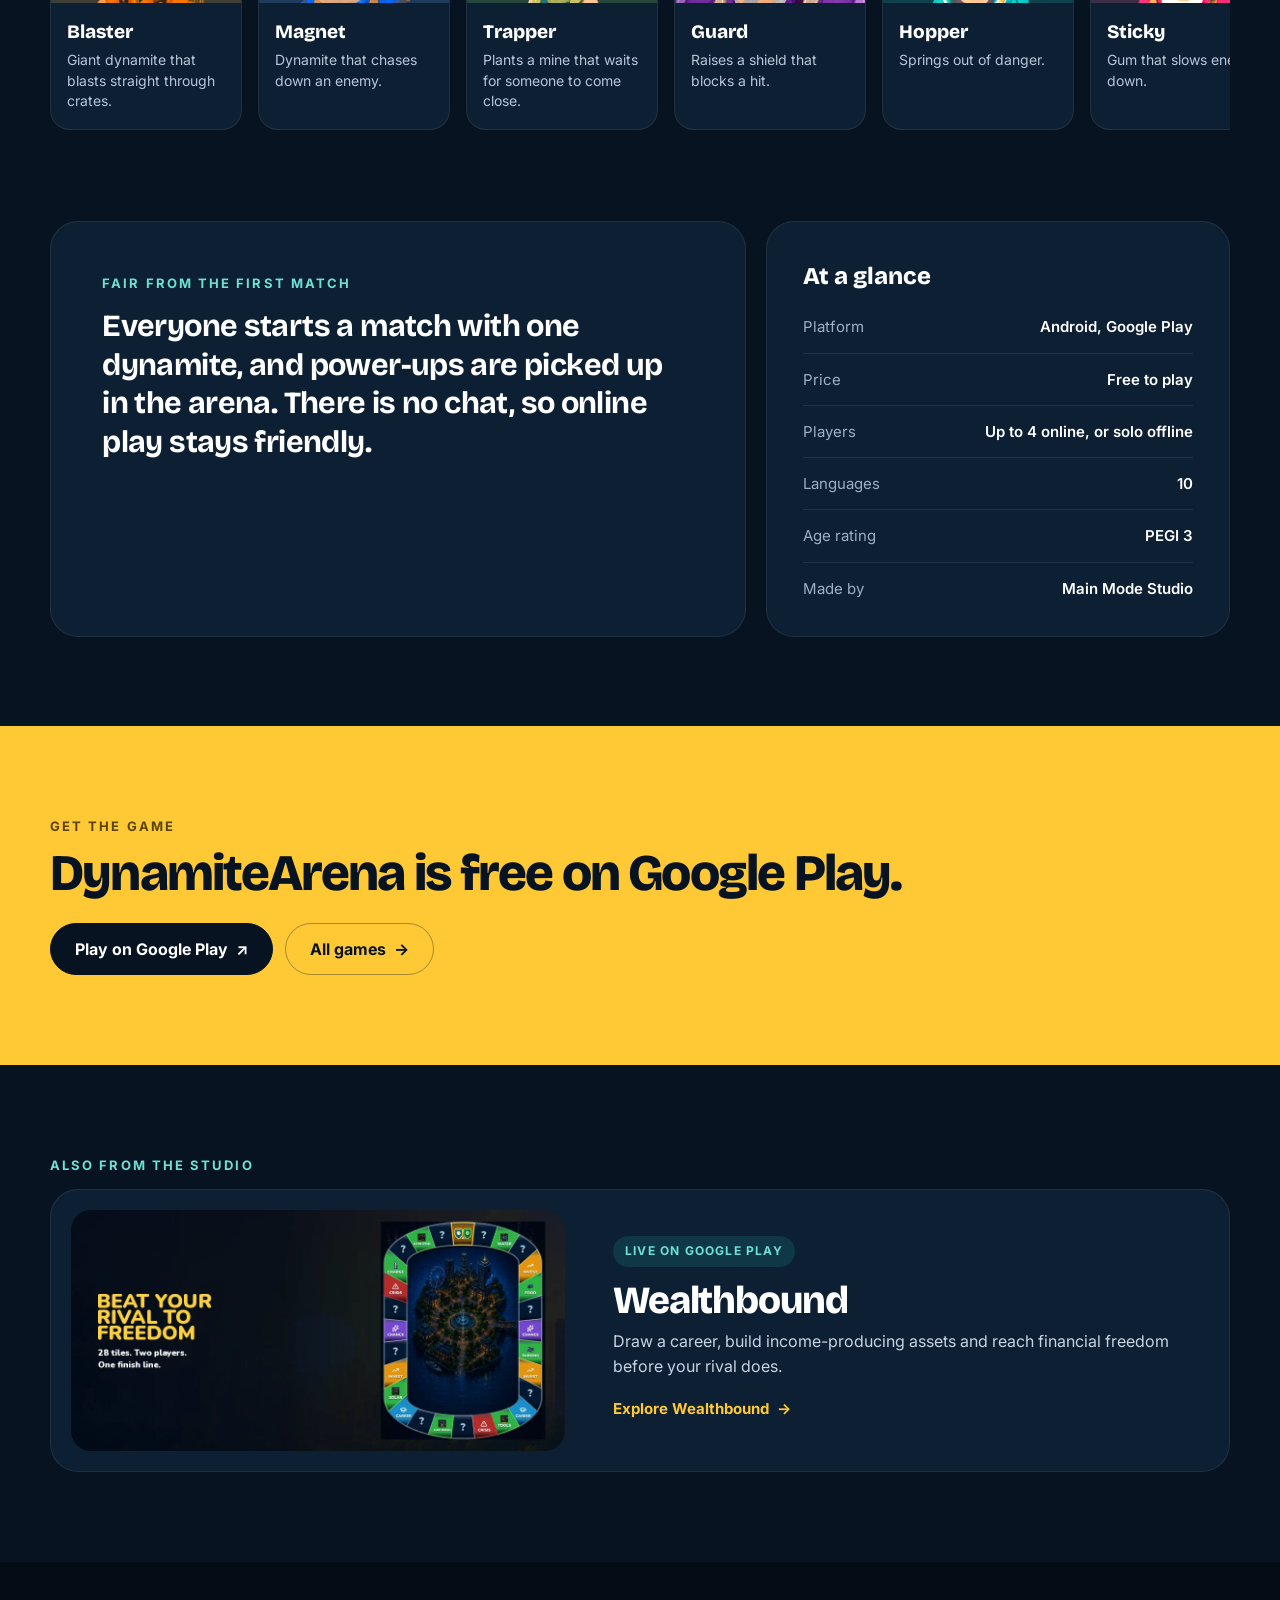
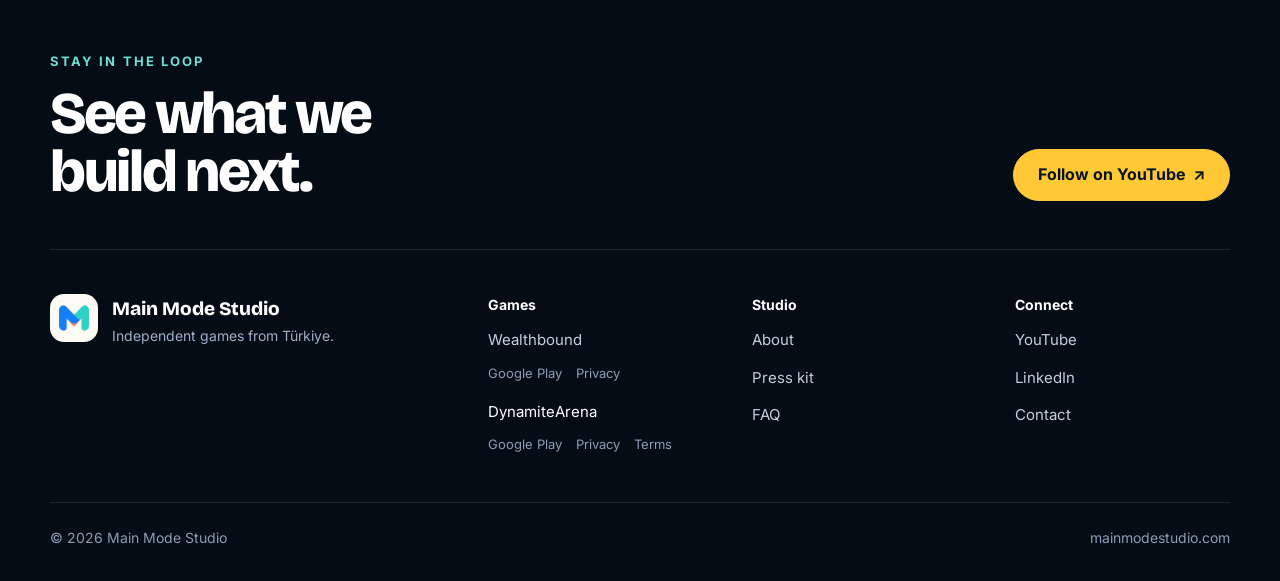
<file: products/dynamitearena/index.html>
<!doctype html>
<html lang="en">
<head>
  <meta charset="utf-8" />
  <meta name="viewport" content="width=device-width, initial-scale=1" />
  <title>DynamiteArena — Main Mode Studio</title>
  <meta name="description" content="DynamiteArena is a fast 3D dynamite battler: online four-player arena matches and a 40-level offline campaign. Free on Google Play." />
  <meta name="theme-color" content="#071321" />
  <link rel="canonical" href="https://mainmodestudio.com/products/dynamitearena/" />
  <link rel="icon" type="image/png" href="/main-mode-studio-logo.png" />
  <link rel="preconnect" href="https://fonts.googleapis.com" />
  <link rel="preconnect" href="https://fonts.gstatic.com" crossorigin />
  <link rel="stylesheet" href="https://fonts.googleapis.com/css2?family=Bricolage+Grotesque:wght@700;800&amp;family=Inter:wght@400;600;700&amp;display=swap" />
  <link rel="stylesheet" href="/assets/site.css" />
  <meta property="og:type" content="website" />
  <meta property="og:title" content="DynamiteArena — Main Mode Studio" />
  <meta property="og:description" content="Throw. Bounce. Chain." />
  <meta property="og:url" content="https://mainmodestudio.com/products/dynamitearena/" />
  <meta property="og:image" content="https://mainmodestudio.com/assets/dynamitearena-feature.webp" />
</head>
<body>
  <a class="skip-link" href="#main-content">Skip to content</a>

  <header class="site-header">
    <a class="brand" href="/" aria-label="Main Mode Studio home">
      <img src="/main-mode-studio-logo.png" alt="" width="40" height="40" />
      <span>Main Mode Studio</span>
    </a>
    <nav class="site-nav" aria-label="Primary navigation">
      <a href="/#games" aria-current="true">Games</a>
      <a href="/#studio">Studio</a>
      <a href="/#faq">FAQ</a>
      <a class="nav-pill" href="https://www.youtube.com/@MainModeStudio" target="_blank" rel="noopener">YouTube <span aria-hidden="true">↗</span></a>
    </nav>
  </header>

  <main id="main-content">
    <section class="product-hero" aria-labelledby="product-title">
      <div>
        <nav class="breadcrumb" aria-label="Breadcrumb"><a href="/#games">Games</a><span class="sep" aria-hidden="true">/</span><span aria-current="page">DynamiteArena</span></nav>
        <p class="chip chip-live">Live on Google Play</p>
        <div class="product-title">
          <img src="/assets/dynamitearena-icon.webp" alt="DynamiteArena app icon" width="76" height="76" />
          <div>
            <h1 id="product-title">DynamiteArena</h1>
            <p>3D dynamite battler</p>
          </div>
        </div>
        <p class="product-tagline">Throw. Bounce. Chain.</p>
        <p class="product-copy">A fast, colorful arena battler. Drop dynamite, bounce it off walls and start chain blasts. Clear the crates, grab power-ups, corner your rivals and be the last one standing.</p>
        <ul class="tag-row" aria-label="Product details">
          <li>Free to play</li>
          <li>Online four-player</li>
          <li>40-level campaign</li>
          <li>10 languages</li>
        </ul>
        <div class="button-row">
          <a class="button button-gold" href="https://play.google.com/store/apps/details?id=com.dynamitearena.game" target="_blank" rel="noopener">Play on Google Play <span aria-hidden="true">↗</span></a>
          <a class="button" href="https://www.youtube.com/@MainModeStudio" target="_blank" rel="noopener">Follow on YouTube <span aria-hidden="true">↗</span></a>
        </div>
      </div>
      <div class="product-stage product-stage-wide">
        <div class="phone phone-wide-back"><img src="/assets/dynamitearena-shot-giant-dynamite.webp" alt="Blaster's Giant dynamite blasting through the crates" width="1280" height="720" /></div>
        <div class="phone phone-wide-front"><img src="/assets/dynamitearena-shot-chain.webp" alt="A chain blast sweeping across an icy arena" width="1280" height="720" /></div>
      </div>
    </section>

    <section class="section section-band" aria-labelledby="screens-title">
      <div class="wrap">
        <img class="feature-banner" src="/assets/dynamitearena-feature.webp" alt="DynamiteArena heroes throwing dynamite across a crate-filled arena" width="1024" height="500" loading="lazy" />
        <div class="section-head">
          <h2 class="section-title" id="screens-title">Every blast changes the arena.</h2>
          <p>Crates fall, power-ups drop and the walls close in, so no two matches play out the same way.</p>
        </div>
        <ul class="shot-grid shot-grid-wide" aria-label="DynamiteArena screenshots">
          <li><figure><div class="shot-frame"><img src="/assets/dynamitearena-shot-chain.webp" alt="A three-dynamite chain blast sweeps across an icy arena while three players dodge the flames" width="1280" height="720" loading="lazy" /></div><figcaption>Chain blasts sweep the arena</figcaption></figure></li>
          <li><figure><div class="shot-frame"><img src="/assets/dynamitearena-shot-giant-dynamite.webp" alt="Blaster's Giant dynamite super blasts a huge cross of fire through the crates in a four-player match" width="1280" height="720" loading="lazy" /></div><figcaption>Blaster's Giant dynamite cuts through the crates</figcaption></figure></li>
          <li><figure><div class="shot-frame"><img src="/assets/dynamitearena-shot-closing-walls.webp" alt="Arrows mark the shrinking arena as the last two players face off" width="1280" height="720" loading="lazy" /></div><figcaption>Rising walls close in on the last two</figcaption></figure></li>
          <li><figure><div class="shot-frame"><img src="/assets/dynamitearena-shot-boss.webp" alt="Big Bear Magnet, the level 20 boss, knocked over in the campaign" width="1280" height="720" loading="lazy" /></div><figcaption>Knock the boss over, then drop your dynamite</figcaption></figure></li>
        </ul>
      </div>
    </section>

    <section class="section" aria-labelledby="run-title">
      <div class="wrap">
        <div class="section-head">
          <div>
            <p class="eyebrow">How a match works</p>
            <h2 class="section-title" id="run-title">Throw, bounce, chain.</h2>
          </div>
        </div>
        <ol class="loop-cards">
          <li class="loop-card"><p class="loop-label">01 / THROW</p><h3>Pick your launcher</h3><p>A high toss by hand, a fast slingshot, a hockey stick that slides it along the floor, or a balloon that floats over walls.</p></li>
          <li class="loop-card"><p class="loop-label">02 / BOUNCE</p><h3>Walls are part of the plan</h3><p>Bank your dynamite off a wall or curve it around a corner to reach a rival hiding behind cover.</p></li>
          <li class="loop-card"><p class="loop-label">03 / CHAIN</p><h3>One blast sets off the next</h3><p>Line up your dynamite and a single spark tears across the arena. The last one standing wins.</p></li>
        </ol>
        <div class="roster">
          <div class="roster-head">
            <div>
              <h3 id="heroes-title">Pick your hero</h3>
              <p>Every DynamiteArena hero brings a super of their own.</p>
            </div>
            <div class="rail-controls" data-rail-controls>
              <button class="rail-button" type="button" data-rail-prev aria-label="Previous heroes"><svg aria-hidden="true" width="18" height="18" viewBox="0 0 18 18" fill="none" stroke="currentColor" stroke-width="2" stroke-linecap="round" stroke-linejoin="round"><path d="M11 4 6 9l5 5"/></svg></button>
              <button class="rail-button" type="button" data-rail-next aria-label="Next heroes"><svg aria-hidden="true" width="18" height="18" viewBox="0 0 18 18" fill="none" stroke="currentColor" stroke-width="2" stroke-linecap="round" stroke-linejoin="round"><path d="m7 4 5 5-5 5"/></svg></button>
            </div>
          </div>
          <!-- One <li> per hero, tinted with one of the .tint-* classes. A new hero is one more <li>: the rail scrolls, so the section never grows. -->
          <ul class="hero-rail" aria-labelledby="heroes-title" data-hero-rail>
            <li class="hero-card tint-gold"><img src="/assets/dynamitearena-hero-blaster.webp" alt="Blaster" width="480" height="360" loading="lazy" /><div><h4>Blaster</h4><p>Giant dynamite that blasts straight through crates.</p></div></li>
            <li class="hero-card tint-blue"><img src="/assets/dynamitearena-hero-magnet.webp" alt="Magnet" width="480" height="360" loading="lazy" /><div><h4>Magnet</h4><p>Dynamite that chases down an enemy.</p></div></li>
            <li class="hero-card tint-green"><img src="/assets/dynamitearena-hero-trapper.webp" alt="Trapper" width="480" height="360" loading="lazy" /><div><h4>Trapper</h4><p>Plants a mine that waits for someone to come close.</p></div></li>
            <li class="hero-card tint-purple"><img src="/assets/dynamitearena-hero-guard.webp" alt="Guard" width="480" height="360" loading="lazy" /><div><h4>Guard</h4><p>Raises a shield that blocks a hit.</p></div></li>
            <li class="hero-card tint-teal"><img src="/assets/dynamitearena-hero-hopper.webp" alt="Hopper" width="480" height="360" loading="lazy" /><div><h4>Hopper</h4><p>Springs out of danger.</p></div></li>
            <li class="hero-card tint-pink"><img src="/assets/dynamitearena-hero-sticky.webp" alt="Sticky" width="480" height="360" loading="lazy" /><div><h4>Sticky</h4><p>Gum that slows enemies down.</p></div></li>
          </ul>
        </div>
        <div class="why-row">
          <figure class="quote-card">
            <figcaption>Fair from the first match</figcaption>
            <blockquote>Everyone starts a match with one dynamite, and power-ups are picked up in the arena. There is no chat, so online play stays friendly.</blockquote>
          </figure>
          <aside class="glance" aria-labelledby="glance-title">
            <h2 id="glance-title">At a glance</h2>
            <dl>
              <div><dt>Platform</dt><dd>Android, Google Play</dd></div>
              <div><dt>Price</dt><dd>Free to play</dd></div>
              <div><dt>Players</dt><dd>Up to 4 online, or solo offline</dd></div>
              <div><dt>Languages</dt><dd>10</dd></div>
              <div><dt>Age rating</dt><dd>PEGI 3</dd></div>
              <div><dt>Made by</dt><dd>Main Mode Studio</dd></div>
            </dl>
          </aside>
        </div>
      </div>
    </section>

    <section class="get-band" aria-labelledby="get-title">
      <div class="wrap">
        <div>
          <p class="eyebrow">Get the game</p>
          <h2 id="get-title">DynamiteArena is free on Google Play.</h2>
        </div>
        <div class="button-row">
          <a class="button button-dark" href="https://play.google.com/store/apps/details?id=com.dynamitearena.game" target="_blank" rel="noopener">Play on Google Play <span aria-hidden="true">↗</span></a>
          <a class="button button-outline-dark" href="/#games">All games <span aria-hidden="true">→</span></a>
        </div>
      </div>
    </section>

    <section class="section" aria-labelledby="more-title">
      <div class="wrap">
        <p class="eyebrow" id="more-title">Also from the studio</p>
        <a class="teaser-card" href="/products/wealthbound/">
          <img src="/assets/wealthbound-feature.webp" alt="" width="1024" height="500" loading="lazy" />
          <span class="teaser-body">
            <span class="chip chip-live">Live on Google Play</span>
            <strong>Wealthbound</strong>
            <span class="teaser-copy">Draw a career, build income-producing assets and reach financial freedom before your rival does.</span>
            <span class="teaser-cta">Explore Wealthbound <span aria-hidden="true">→</span></span>
          </span>
        </a>
      </div>
    </section>
  </main>

  <footer class="site-footer" id="site-footer">
    <div class="wrap">
      <div class="footer-lead">
        <div>
          <p class="eyebrow">Stay in the loop</p>
          <h2>See what we<br />build next.</h2>
        </div>
        <a class="button button-gold" href="https://www.youtube.com/@MainModeStudio" target="_blank" rel="noopener">Follow on YouTube <span aria-hidden="true">↗</span></a>
      </div>
      <div class="footer-main">
        <a class="footer-brand" href="/" aria-label="Main Mode Studio home">
          <img src="/main-mode-studio-logo.png" alt="" width="48" height="48" loading="lazy" />
          <span><strong>Main Mode Studio</strong><small>Independent games from Türkiye.</small></span>
        </a>
        <nav class="footer-nav" aria-label="Games">
          <h3>Games</h3>
          <div class="footer-product">
            <a href="/products/wealthbound/">Wealthbound</a>
            <div class="footer-product-links">
              <a href="https://play.google.com/store/apps/details?id=com.wealthbound.app" target="_blank" rel="noopener">Google Play</a>
              <a href="https://mainmodestudio.com/wealthbound-legal/privacy-policy.html">Privacy</a>
            </div>
          </div>
          <div class="footer-product">
            <a href="/products/dynamitearena/" aria-current="page">DynamiteArena</a>
            <div class="footer-product-links">
              <a href="https://play.google.com/store/apps/details?id=com.dynamitearena.game" target="_blank" rel="noopener">Google Play</a>
              <a href="/dynamitearena-legal/privacy-policy.html">Privacy</a>
              <a href="/dynamitearena-legal/terms-of-service.html">Terms</a>
            </div>
          </div>
        </nav>
        <nav class="footer-nav" aria-label="Studio">
          <h3>Studio</h3>
          <a href="/#studio">About</a>
          <a href="/press/">Press kit</a>
          <a href="/#faq">FAQ</a>
        </nav>
        <nav class="footer-nav" aria-label="Connect">
          <h3>Connect</h3>
          <a href="https://www.youtube.com/@MainModeStudio" target="_blank" rel="noopener">YouTube</a>
          <a href="https://www.linkedin.com/in/omer-faruk-incibas/" target="_blank" rel="noopener">LinkedIn</a>
          <a href="mailto:farukincibas@gmail.com">Contact</a>
        </nav>
      </div>
      <div class="footer-bottom">
        <span>&copy; 2026 Main Mode Studio</span>
        <span>mainmodestudio.com</span>
      </div>
    </div>
  </footer>
  <script>
    // Hero rail arrows: scroll two cards at a time; hidden when every hero fits.
    (function () {
      var rail = document.querySelector('[data-hero-rail]');
      var controls = document.querySelector('[data-rail-controls]');
      if (!rail || !controls) return;
      var prev = controls.querySelector('[data-rail-prev]');
      var next = controls.querySelector('[data-rail-next]');
      var step = function () {
        var card = rail.querySelector('li');
        return card ? (card.getBoundingClientRect().width + 16) * 2 : 400;
      };
      var update = function () {
        var max = rail.scrollWidth - rail.clientWidth;
        controls.hidden = max <= 2;
        prev.disabled = rail.scrollLeft <= 2;
        next.disabled = rail.scrollLeft >= max - 2;
      };
      var reduce = window.matchMedia('(prefers-reduced-motion: reduce)').matches;
      var go = function (dir) {
        var start = rail.scrollLeft;
        var target = Math.max(0, Math.min(rail.scrollWidth - rail.clientWidth, start + dir * step()));
        rail.scrollTo({ left: target, behavior: reduce ? 'auto' : 'smooth' });
        // Some embedded browsers skip smooth scrolling entirely; jump if nothing moved.
        setTimeout(function () { if (rail.scrollLeft === start) rail.scrollLeft = target; update(); }, 400);
      };
      prev.addEventListener('click', function () { go(-1); });
      next.addEventListener('click', function () { go(1); });
      rail.addEventListener('scroll', update, { passive: true });
      window.addEventListener('resize', update);
      update();
    })();
  </script>
</body>
</html>
</file>
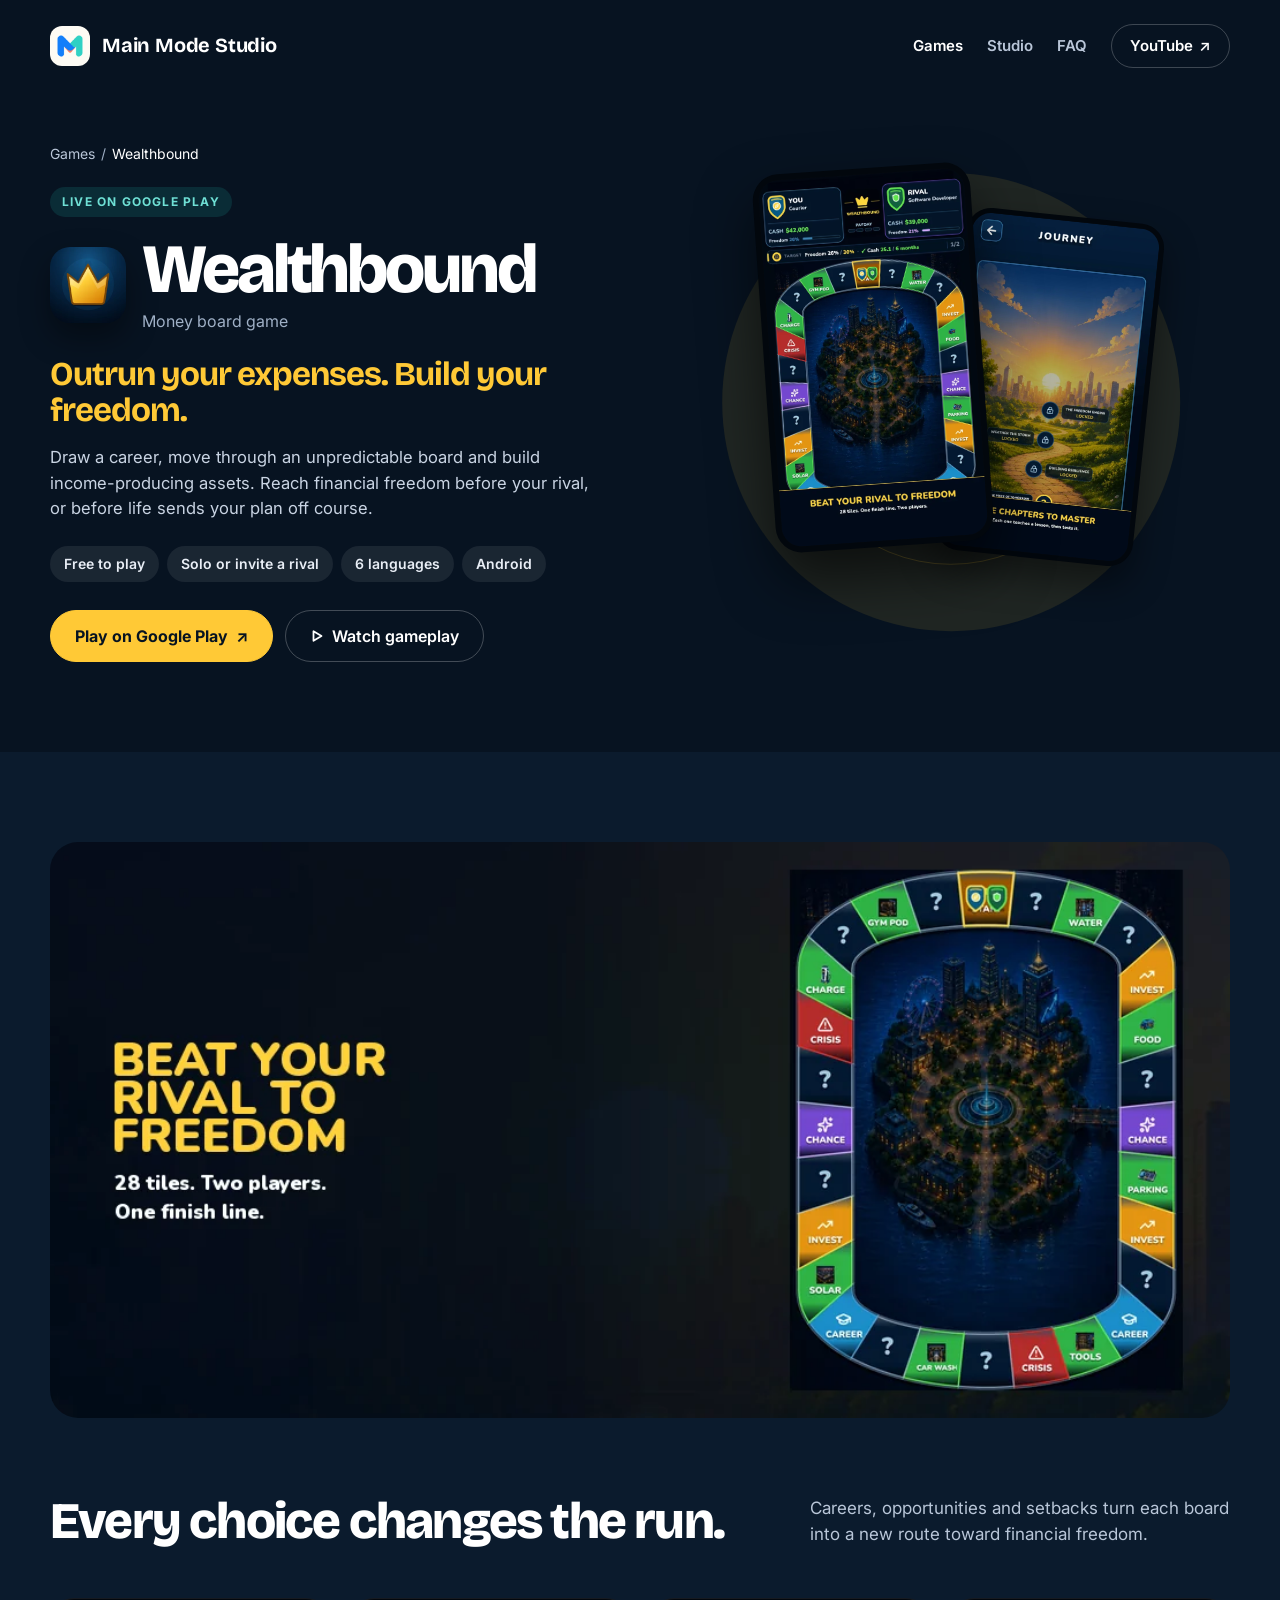
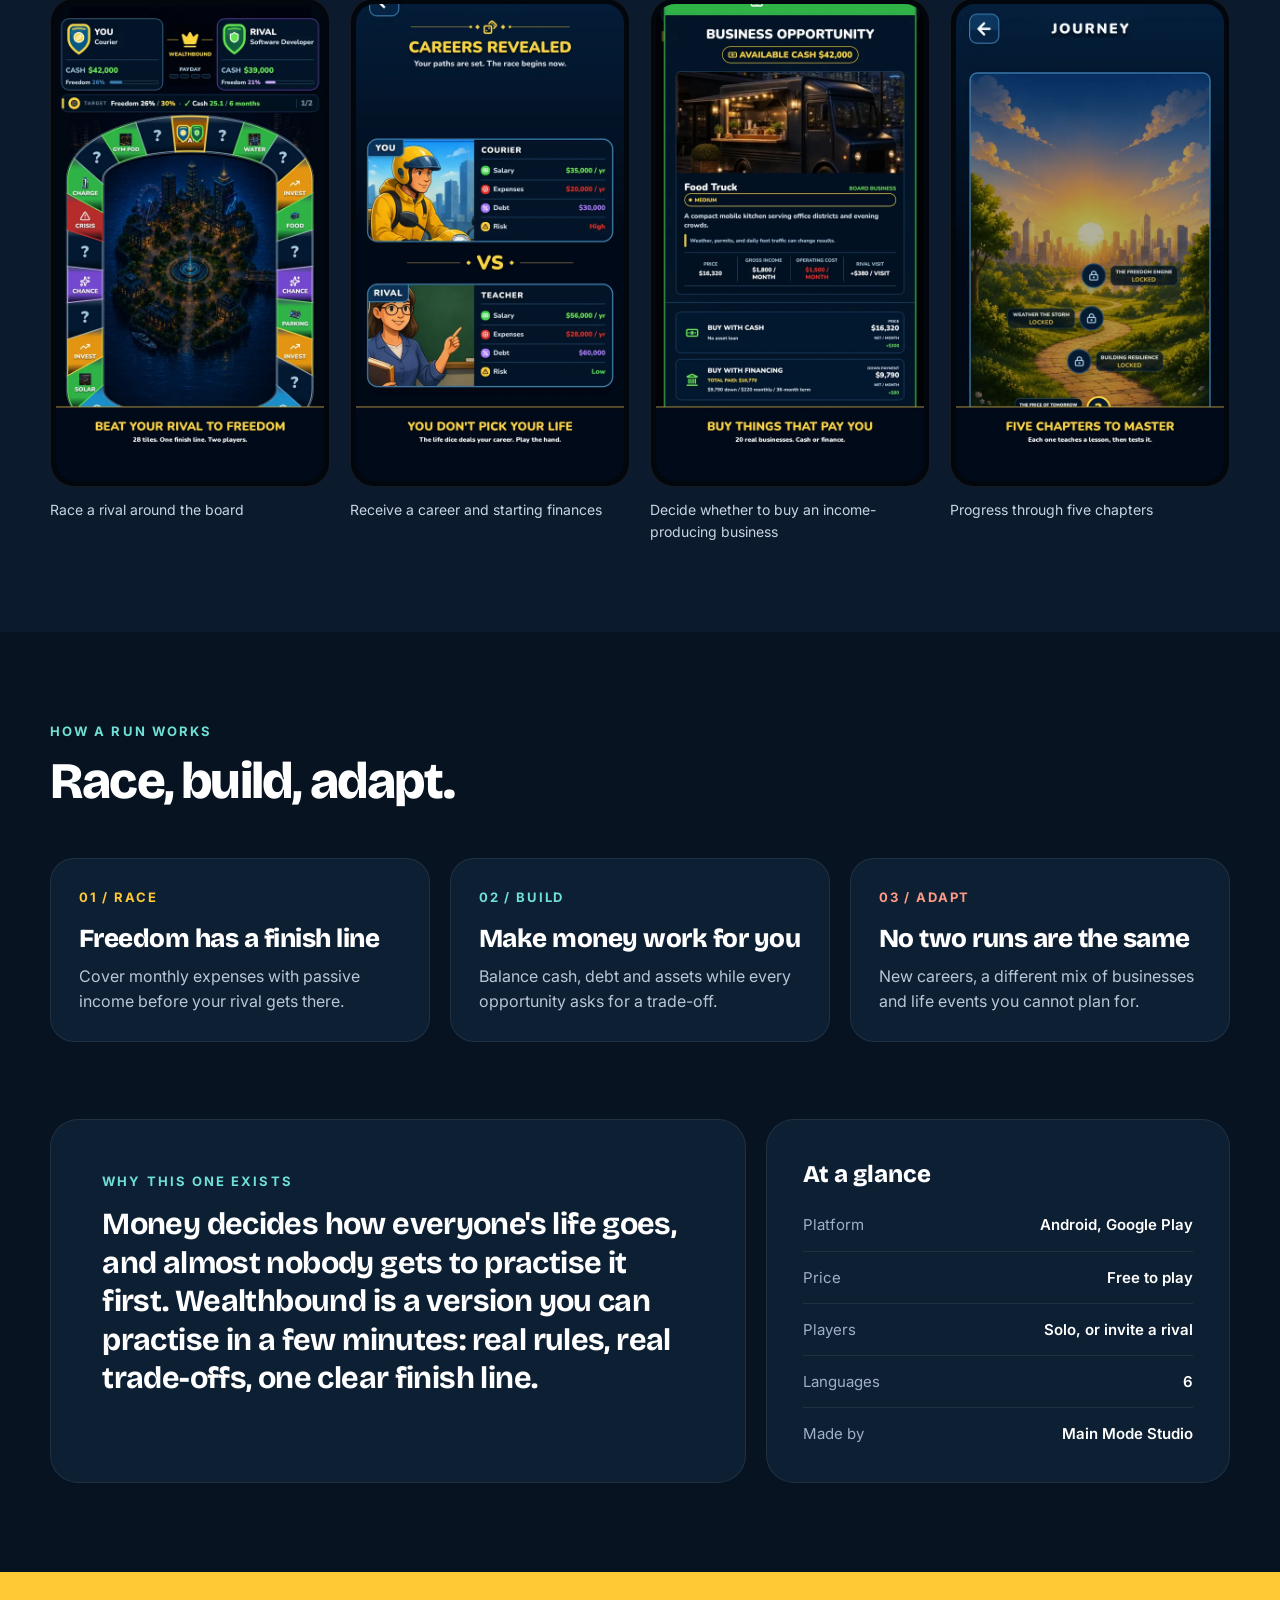
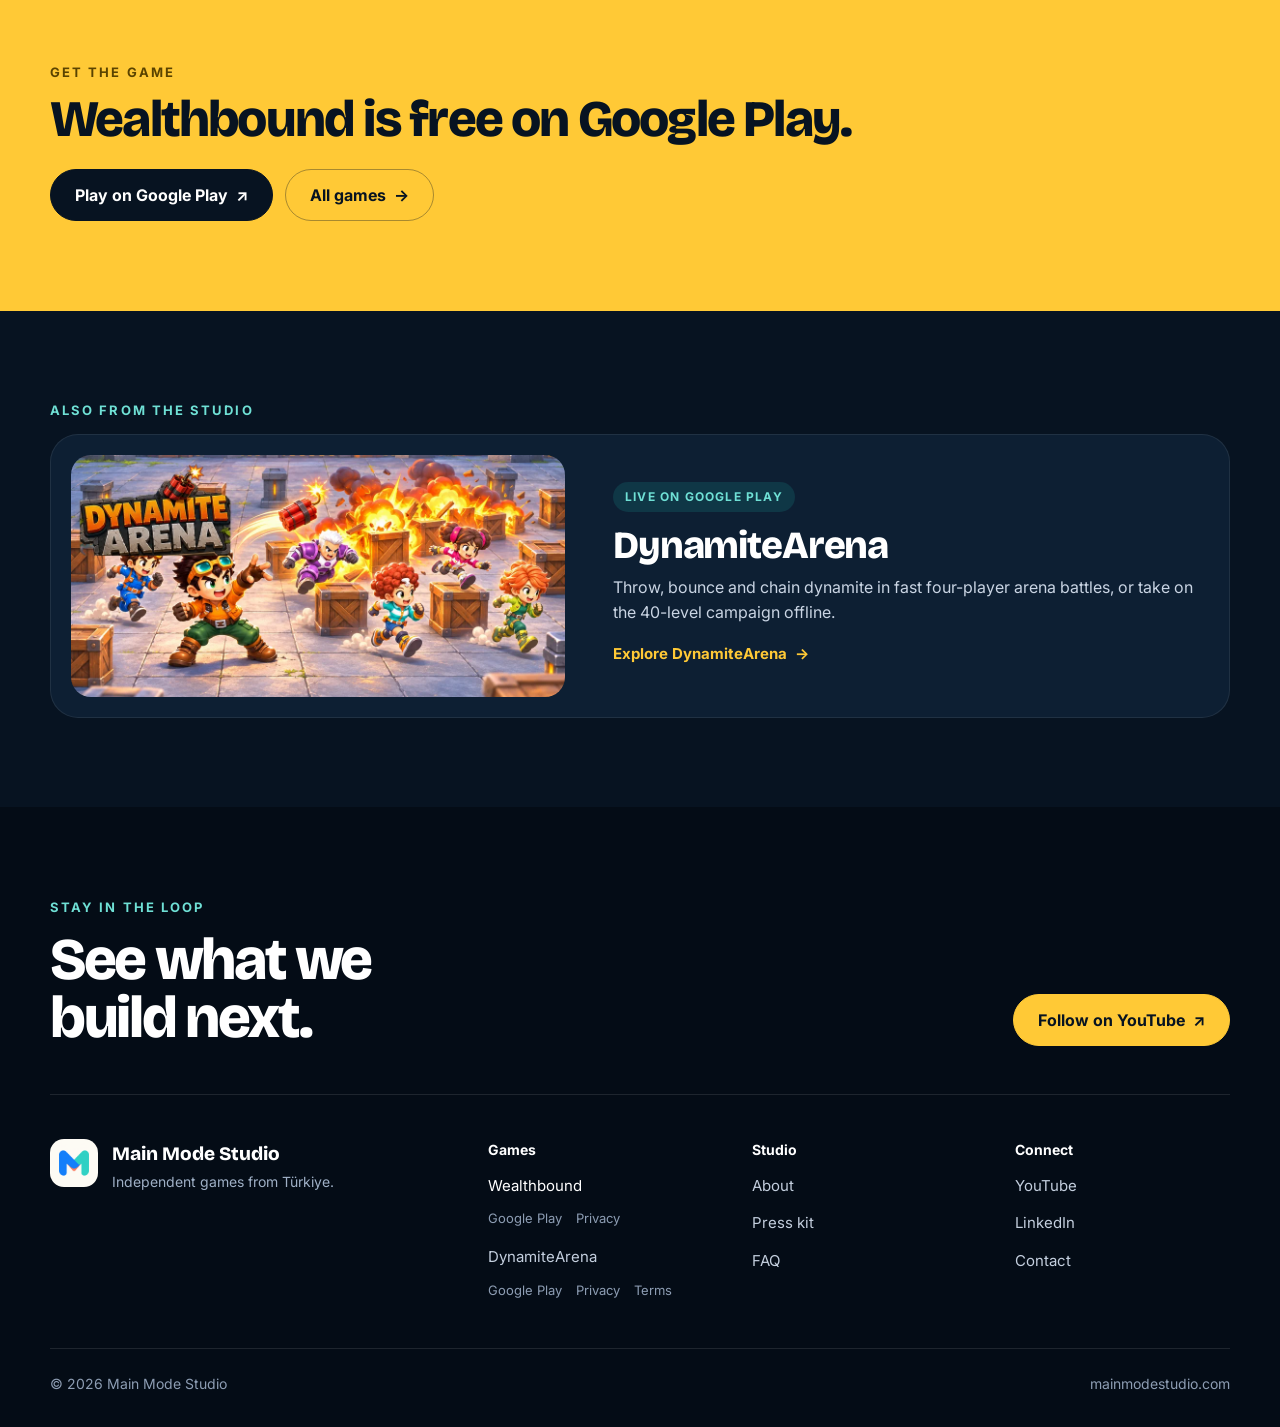
<file: products/wealthbound/index.html>
<!doctype html>
<html lang="en">
<head>
  <meta charset="utf-8" />
  <meta name="viewport" content="width=device-width, initial-scale=1" />
  <title>Wealthbound — Main Mode Studio</title>
  <meta name="description" content="Wealthbound is a run-based money board game about reaching financial freedom before your rival. Play solo or invite one." />
  <meta name="theme-color" content="#071321" />
  <link rel="canonical" href="https://mainmodestudio.com/products/wealthbound/" />
  <link rel="icon" type="image/png" href="/main-mode-studio-logo.png" />
  <link rel="preconnect" href="https://fonts.googleapis.com" />
  <link rel="preconnect" href="https://fonts.gstatic.com" crossorigin />
  <link rel="stylesheet" href="https://fonts.googleapis.com/css2?family=Bricolage+Grotesque:wght@700;800&amp;family=Inter:wght@400;600;700&amp;display=swap" />
  <link rel="stylesheet" href="/assets/site.css" />
  <meta property="og:type" content="website" />
  <meta property="og:title" content="Wealthbound — Main Mode Studio" />
  <meta property="og:description" content="Outrun your expenses. Build your freedom." />
  <meta property="og:url" content="https://mainmodestudio.com/products/wealthbound/" />
  <meta property="og:image" content="https://mainmodestudio.com/assets/wealthbound-feature.webp" />
</head>
<body>
  <a class="skip-link" href="#main-content">Skip to content</a>

  <header class="site-header">
    <a class="brand" href="/" aria-label="Main Mode Studio home">
      <img src="/main-mode-studio-logo.png" alt="" width="40" height="40" />
      <span>Main Mode Studio</span>
    </a>
    <nav class="site-nav" aria-label="Primary navigation">
      <a href="/#games" aria-current="true">Games</a>
      <a href="/#studio">Studio</a>
      <a href="/#faq">FAQ</a>
      <a class="nav-pill" href="https://www.youtube.com/@MainModeStudio" target="_blank" rel="noopener">YouTube <span aria-hidden="true">↗</span></a>
    </nav>
  </header>

  <main id="main-content">
    <section class="product-hero" aria-labelledby="product-title">
      <div>
        <nav class="breadcrumb" aria-label="Breadcrumb"><a href="/#games">Games</a><span class="sep" aria-hidden="true">/</span><span aria-current="page">Wealthbound</span></nav>
        <p class="chip chip-live">Live on Google Play</p>
        <div class="product-title">
          <img src="/assets/wealthbound-icon.webp" alt="Wealthbound app icon" width="76" height="76" />
          <div>
            <h1 id="product-title">Wealthbound</h1>
            <p>Money board game</p>
          </div>
        </div>
        <p class="product-tagline">Outrun your expenses. Build your freedom.</p>
        <p class="product-copy">Draw a career, move through an unpredictable board and build income-producing assets. Reach financial freedom before your rival, or before life sends your plan off course.</p>
        <ul class="tag-row" aria-label="Product details">
          <li>Free to play</li>
          <li>Solo or invite a rival</li>
          <li>6 languages</li>
          <li>Android</li>
        </ul>
        <div class="button-row">
          <a class="button button-gold" href="https://play.google.com/store/apps/details?id=com.wealthbound.app" target="_blank" rel="noopener">Play on Google Play <span aria-hidden="true">↗</span></a>
          <a class="button" href="https://www.youtube.com/watch?v=weS8EK2cBG4" target="_blank" rel="noopener"><svg aria-hidden="true" width="14" height="14" viewBox="0 0 14 14" fill="none" stroke="currentColor" stroke-width="1.8" stroke-linejoin="round"><path d="M3.5 2.2v9.6L11.5 7z"/></svg>Watch gameplay</a>
        </div>
      </div>
      <div class="product-stage">
        <div class="phone phone-back"><img src="/assets/wealthbound-journey.webp" alt="Progress through five chapters in Wealthbound" width="576" height="1024" /></div>
        <div class="phone phone-front"><img src="/assets/wealthbound-board.webp" alt="Race a rival around the Wealthbound board" width="576" height="1024" /></div>
      </div>
    </section>

    <section class="section section-band" aria-labelledby="screens-title">
      <div class="wrap">
        <img class="feature-banner" src="/assets/wealthbound-feature.webp" alt="Wealthbound board around a city at night with the message Beat your rival to freedom" width="1024" height="500" loading="lazy" />
        <div class="section-head">
          <h2 class="section-title" id="screens-title">Every choice changes the run.</h2>
          <p>Careers, opportunities and setbacks turn each board into a new route toward financial freedom.</p>
        </div>
        <ul class="shot-grid" aria-label="Wealthbound screenshots">
          <li><figure><div class="shot-frame"><img src="/assets/wealthbound-board.webp" alt="" width="576" height="1024" loading="lazy" /></div><figcaption>Race a rival around the board</figcaption></figure></li>
          <li><figure><div class="shot-frame"><img src="/assets/wealthbound-careers.webp" alt="" width="576" height="1024" loading="lazy" /></div><figcaption>Receive a career and starting finances</figcaption></figure></li>
          <li><figure><div class="shot-frame"><img src="/assets/wealthbound-assets.webp" alt="" width="576" height="1024" loading="lazy" /></div><figcaption>Decide whether to buy an income-producing business</figcaption></figure></li>
          <li><figure><div class="shot-frame"><img src="/assets/wealthbound-journey.webp" alt="" width="576" height="1024" loading="lazy" /></div><figcaption>Progress through five chapters</figcaption></figure></li>
        </ul>
      </div>
    </section>

    <section class="section" aria-labelledby="run-title">
      <div class="wrap">
        <div class="section-head">
          <div>
            <p class="eyebrow">How a run works</p>
            <h2 class="section-title" id="run-title">Race, build, adapt.</h2>
          </div>
        </div>
        <ol class="loop-cards">
          <li class="loop-card"><p class="loop-label">01 / RACE</p><h3>Freedom has a finish line</h3><p>Cover monthly expenses with passive income before your rival gets there.</p></li>
          <li class="loop-card"><p class="loop-label">02 / BUILD</p><h3>Make money work for you</h3><p>Balance cash, debt and assets while every opportunity asks for a trade-off.</p></li>
          <li class="loop-card"><p class="loop-label">03 / ADAPT</p><h3>No two runs are the same</h3><p>New careers, a different mix of businesses and life events you cannot plan for.</p></li>
        </ol>
        <div class="why-row">
          <figure class="quote-card">
            <figcaption>Why this one exists</figcaption>
            <blockquote>Money decides how everyone's life goes, and almost nobody gets to practise it first. Wealthbound is a version you can practise in a few minutes: real rules, real trade-offs, one clear finish line.</blockquote>
          </figure>
          <aside class="glance" aria-labelledby="glance-title">
            <h2 id="glance-title">At a glance</h2>
            <dl>
              <div><dt>Platform</dt><dd>Android, Google Play</dd></div>
              <div><dt>Price</dt><dd>Free to play</dd></div>
              <div><dt>Players</dt><dd>Solo, or invite a rival</dd></div>
              <div><dt>Languages</dt><dd>6</dd></div>
              <div><dt>Made by</dt><dd>Main Mode Studio</dd></div>
            </dl>
          </aside>
        </div>
      </div>
    </section>

    <section class="get-band" aria-labelledby="get-title">
      <div class="wrap">
        <div>
          <p class="eyebrow">Get the game</p>
          <h2 id="get-title">Wealthbound is free on Google Play.</h2>
        </div>
        <div class="button-row">
          <a class="button button-dark" href="https://play.google.com/store/apps/details?id=com.wealthbound.app" target="_blank" rel="noopener">Play on Google Play <span aria-hidden="true">↗</span></a>
          <a class="button button-outline-dark" href="/#games">All games <span aria-hidden="true">→</span></a>
        </div>
      </div>
    </section>

    <section class="section" aria-labelledby="more-title">
      <div class="wrap">
        <p class="eyebrow" id="more-title">Also from the studio</p>
        <a class="teaser-card" href="/products/dynamitearena/">
          <img src="/assets/dynamitearena-feature.webp" alt="" width="1024" height="500" loading="lazy" />
          <span class="teaser-body">
            <span class="chip chip-live">Live on Google Play</span>
            <strong>DynamiteArena</strong>
            <span class="teaser-copy">Throw, bounce and chain dynamite in fast four-player arena battles, or take on the 40-level campaign offline.</span>
            <span class="teaser-cta">Explore DynamiteArena <span aria-hidden="true">→</span></span>
          </span>
        </a>
      </div>
    </section>
  </main>

  <footer class="site-footer" id="site-footer">
    <div class="wrap">
      <div class="footer-lead">
        <div>
          <p class="eyebrow">Stay in the loop</p>
          <h2>See what we<br />build next.</h2>
        </div>
        <a class="button button-gold" href="https://www.youtube.com/@MainModeStudio" target="_blank" rel="noopener">Follow on YouTube <span aria-hidden="true">↗</span></a>
      </div>
      <div class="footer-main">
        <a class="footer-brand" href="/" aria-label="Main Mode Studio home">
          <img src="/main-mode-studio-logo.png" alt="" width="48" height="48" loading="lazy" />
          <span><strong>Main Mode Studio</strong><small>Independent games from Türkiye.</small></span>
        </a>
        <nav class="footer-nav" aria-label="Games">
          <h3>Games</h3>
          <div class="footer-product">
            <a href="/products/wealthbound/" aria-current="page">Wealthbound</a>
            <div class="footer-product-links">
              <a href="https://play.google.com/store/apps/details?id=com.wealthbound.app" target="_blank" rel="noopener">Google Play</a>
              <a href="https://mainmodestudio.com/wealthbound-legal/privacy-policy.html">Privacy</a>
            </div>
          </div>
          <div class="footer-product">
            <a href="/products/dynamitearena/">DynamiteArena</a>
            <div class="footer-product-links">
              <a href="https://play.google.com/store/apps/details?id=com.dynamitearena.game" target="_blank" rel="noopener">Google Play</a>
              <a href="/dynamitearena-legal/privacy-policy.html">Privacy</a>
              <a href="/dynamitearena-legal/terms-of-service.html">Terms</a>
            </div>
          </div>
        </nav>
        <nav class="footer-nav" aria-label="Studio">
          <h3>Studio</h3>
          <a href="/#studio">About</a>
          <a href="/press/">Press kit</a>
          <a href="/#faq">FAQ</a>
        </nav>
        <nav class="footer-nav" aria-label="Connect">
          <h3>Connect</h3>
          <a href="https://www.youtube.com/@MainModeStudio" target="_blank" rel="noopener">YouTube</a>
          <a href="https://www.linkedin.com/in/omer-faruk-incibas/" target="_blank" rel="noopener">LinkedIn</a>
          <a href="mailto:farukincibas@gmail.com">Contact</a>
        </nav>
      </div>
      <div class="footer-bottom">
        <span>&copy; 2026 Main Mode Studio</span>
        <span>mainmodestudio.com</span>
      </div>
    </div>
  </footer>
</body>
</html>
</file>
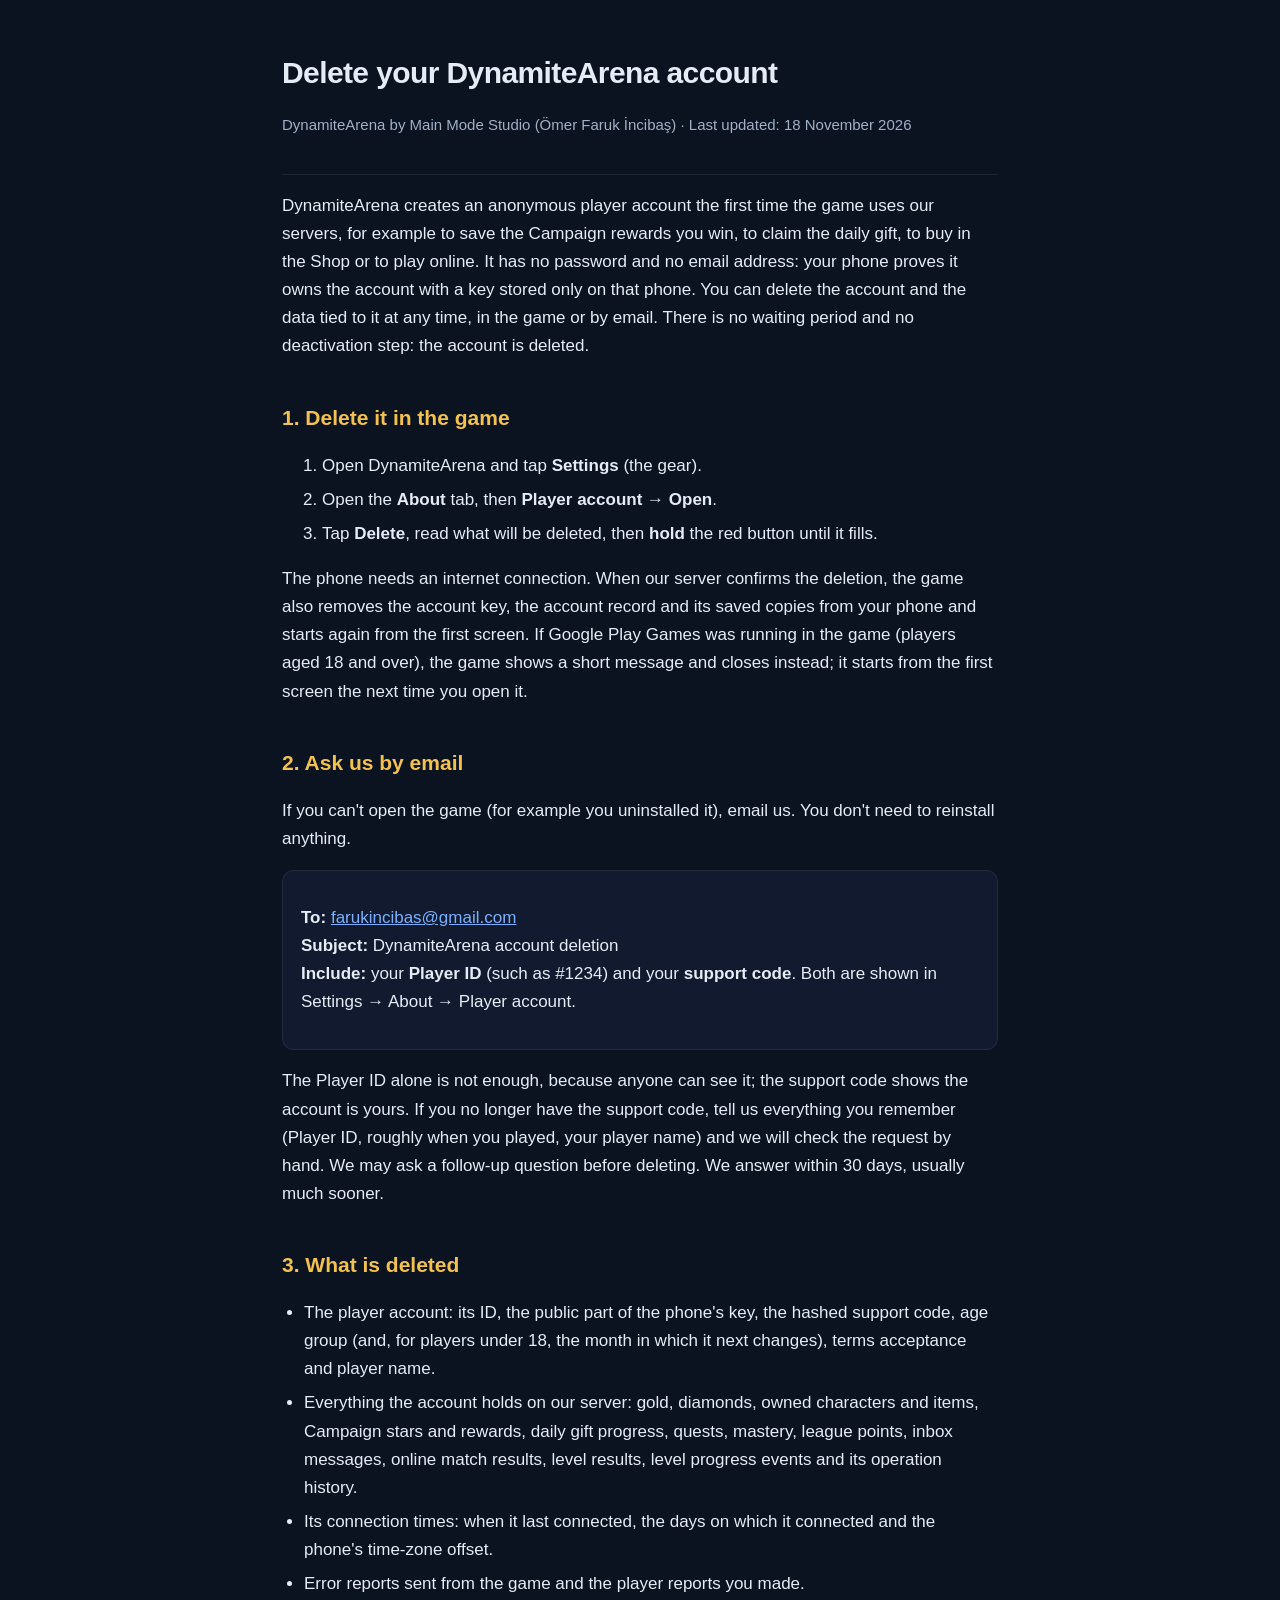
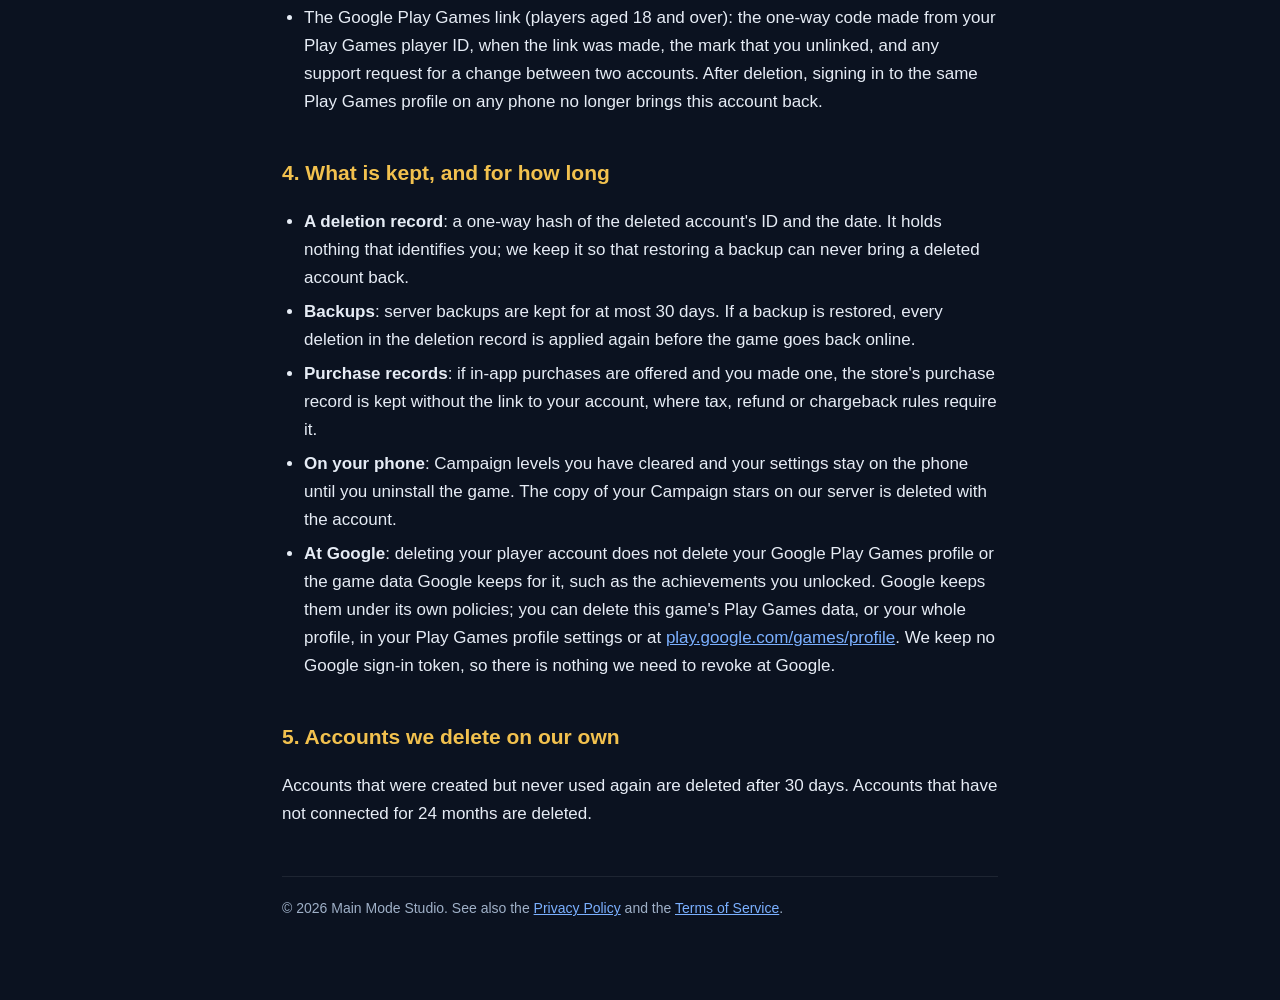
<file: dynamitearena-legal/delete-account.html>
<!doctype html>
<html lang="en">
  <head>
    <meta charset="utf-8" />
    <meta name="viewport" content="width=device-width, initial-scale=1" />
    <title>DynamiteArena — Delete Your Account</title>
    <style>
      :root {
        color-scheme: light dark;
        --bg: #0b1220;
        --panel: #111a2e;
        --text: #e6ecf5;
        --muted: #9fb0c7;
        --accent: #f2c14e;
        --border: rgba(255, 255, 255, 0.08);
        --link: #7bb0ff;
      }
      * { box-sizing: border-box; }
      body {
        margin: 0;
        background: var(--bg);
        color: var(--text);
        font-family: -apple-system, BlinkMacSystemFont, "Segoe UI", Roboto, Helvetica, Arial, sans-serif;
        line-height: 1.65;
        font-size: 17px;
      }
      main { max-width: 760px; margin: 0 auto; padding: 48px 22px 80px; }
      header { border-bottom: 1px solid var(--border); padding-bottom: 22px; margin-bottom: 12px; }
      h1 { font-size: 30px; margin: 0 0 6px; letter-spacing: -0.02em; }
      h2 { font-size: 21px; margin: 40px 0 10px; color: var(--accent); }
      h3 { font-size: 17px; margin: 22px 0 6px; }
      .muted { color: var(--muted); font-size: 15px; }
      a { color: var(--link); }
      ul { padding-left: 22px; }
      li { margin: 6px 0; }
      table { width: 100%; border-collapse: collapse; margin: 12px 0; font-size: 15px; display: block; overflow-x: auto; }
      th, td { border: 1px solid var(--border); padding: 9px 11px; text-align: left; vertical-align: top; }
      th { background: var(--panel); color: var(--accent); font-weight: 600; }
      .contact { background: var(--panel); border: 1px solid var(--border); border-radius: 12px; padding: 16px 18px; margin-top: 16px; }
      footer { margin-top: 48px; padding-top: 20px; border-top: 1px solid var(--border); color: var(--muted); font-size: 14px; }
    </style>
  </head>
  <body>
    <main>
      <header>
        <h1>Delete your DynamiteArena account</h1>
        <p class="muted">DynamiteArena by Main Mode Studio (Ömer Faruk İncibaş) &middot; Last updated: 18 November 2026</p>
      </header>

      <p>
        DynamiteArena creates an anonymous player account the first time the game uses our servers, for
        example to save the Campaign rewards you win, to claim the daily gift, to buy in the Shop or to
        play online. It has no
        password and no email address: your phone proves it owns the account with a key stored only on
        that phone. You can delete the account and the data tied to it at any time, in the game or by
        email. There is no waiting period and no deactivation step: the account is deleted.
      </p>

      <h2>1. Delete it in the game</h2>
      <ol>
        <li>Open DynamiteArena and tap <strong>Settings</strong> (the gear).</li>
        <li>Open the <strong>About</strong> tab, then <strong>Player account</strong> &rarr; <strong>Open</strong>.</li>
        <li>Tap <strong>Delete</strong>, read what will be deleted, then <strong>hold</strong> the red button until it fills.</li>
      </ol>
      <p>
        The phone needs an internet connection. When our server confirms the deletion, the game also
        removes the account key, the account record and its saved copies from your phone and starts
        again from the first screen. If Google Play Games was running in the game (players aged 18 and
        over), the game shows a short message and closes instead; it starts from the first screen the
        next time you open it.
      </p>

      <h2>2. Ask us by email</h2>
      <p>
        If you can't open the game (for example you uninstalled it), email us. You don't need to
        reinstall anything.
      </p>
      <div class="contact">
        <p>
          <strong>To:</strong> <a href="mailto:farukincibas@gmail.com?subject=DynamiteArena%20account%20deletion">farukincibas@gmail.com</a><br />
          <strong>Subject:</strong> DynamiteArena account deletion<br />
          <strong>Include:</strong> your <strong>Player ID</strong> (such as #1234) and your
          <strong>support code</strong>. Both are shown in Settings &rarr; About &rarr; Player account.
        </p>
      </div>
      <p>
        The Player ID alone is not enough, because anyone can see it; the support code shows the
        account is yours. If you no longer have the support code, tell us everything you remember
        (Player ID, roughly when you played, your player name) and we will check the request by hand. We
        may ask a follow-up question before deleting. We answer within 30 days, usually much sooner.
      </p>

      <h2>3. What is deleted</h2>
      <ul>
        <li>The player account: its ID, the public part of the phone's key, the hashed support code,
          age group (and, for players under 18, the month in which it next changes), terms acceptance
          and player name.</li>
        <li>Everything the account holds on our server: gold, diamonds, owned characters and items,
          Campaign stars and rewards, daily gift progress, quests, mastery, league points, inbox
          messages, online match results, level results, level progress events and its operation
          history.</li>
        <li>Its connection times: when it last connected, the days on which it connected and the
          phone's time-zone offset.</li>
        <li>Error reports sent from the game and the player reports you made.</li>
        <li>The Google Play Games link (players aged 18 and over): the one-way code made from your Play
          Games player ID, when the link was made, the mark that you unlinked, and any support request
          for a change between two accounts. After deletion, signing in to the same Play Games profile
          on any phone no longer brings this account back.</li>
      </ul>

      <h2>4. What is kept, and for how long</h2>
      <ul>
        <li><strong>A deletion record</strong>: a one-way hash of the deleted account's ID and the
          date. It holds nothing that identifies you; we keep it so that restoring a backup can never
          bring a deleted account back.</li>
        <li><strong>Backups</strong>: server backups are kept for at most 30 days. If a backup is
          restored, every deletion in the deletion record is applied again before the game goes back
          online.</li>
        <li><strong>Purchase records</strong>: if in-app purchases are offered and you made one, the
          store's purchase record is kept without the link to your account, where tax, refund or
          chargeback rules require it.</li>
        <li><strong>On your phone</strong>: Campaign levels you have cleared and your settings stay on
          the phone until you uninstall the game. The copy of your Campaign stars on our server is
          deleted with the account.</li>
        <li><strong>At Google</strong>: deleting your player account does not delete your Google Play
          Games profile or the game data Google keeps for it, such as the achievements you unlocked.
          Google keeps them under its own policies;
          you can delete this game's Play Games data, or your whole profile, in your Play Games profile
          settings or at <a href="https://play.google.com/games/profile">play.google.com/games/profile</a>.
          We keep no Google sign-in token, so there is nothing we need to revoke at Google.</li>
      </ul>

      <h2>5. Accounts we delete on our own</h2>
      <p>
        Accounts that were created but never used again are deleted after 30 days. Accounts that have
        not connected for 24 months are deleted.
      </p>

      <footer>
        &copy; 2026 Main Mode Studio. See also the <a href="privacy-policy.html">Privacy Policy</a>
        and the <a href="terms-of-service.html">Terms of Service</a>.
      </footer>
    </main>
  </body>
</html>
</file>
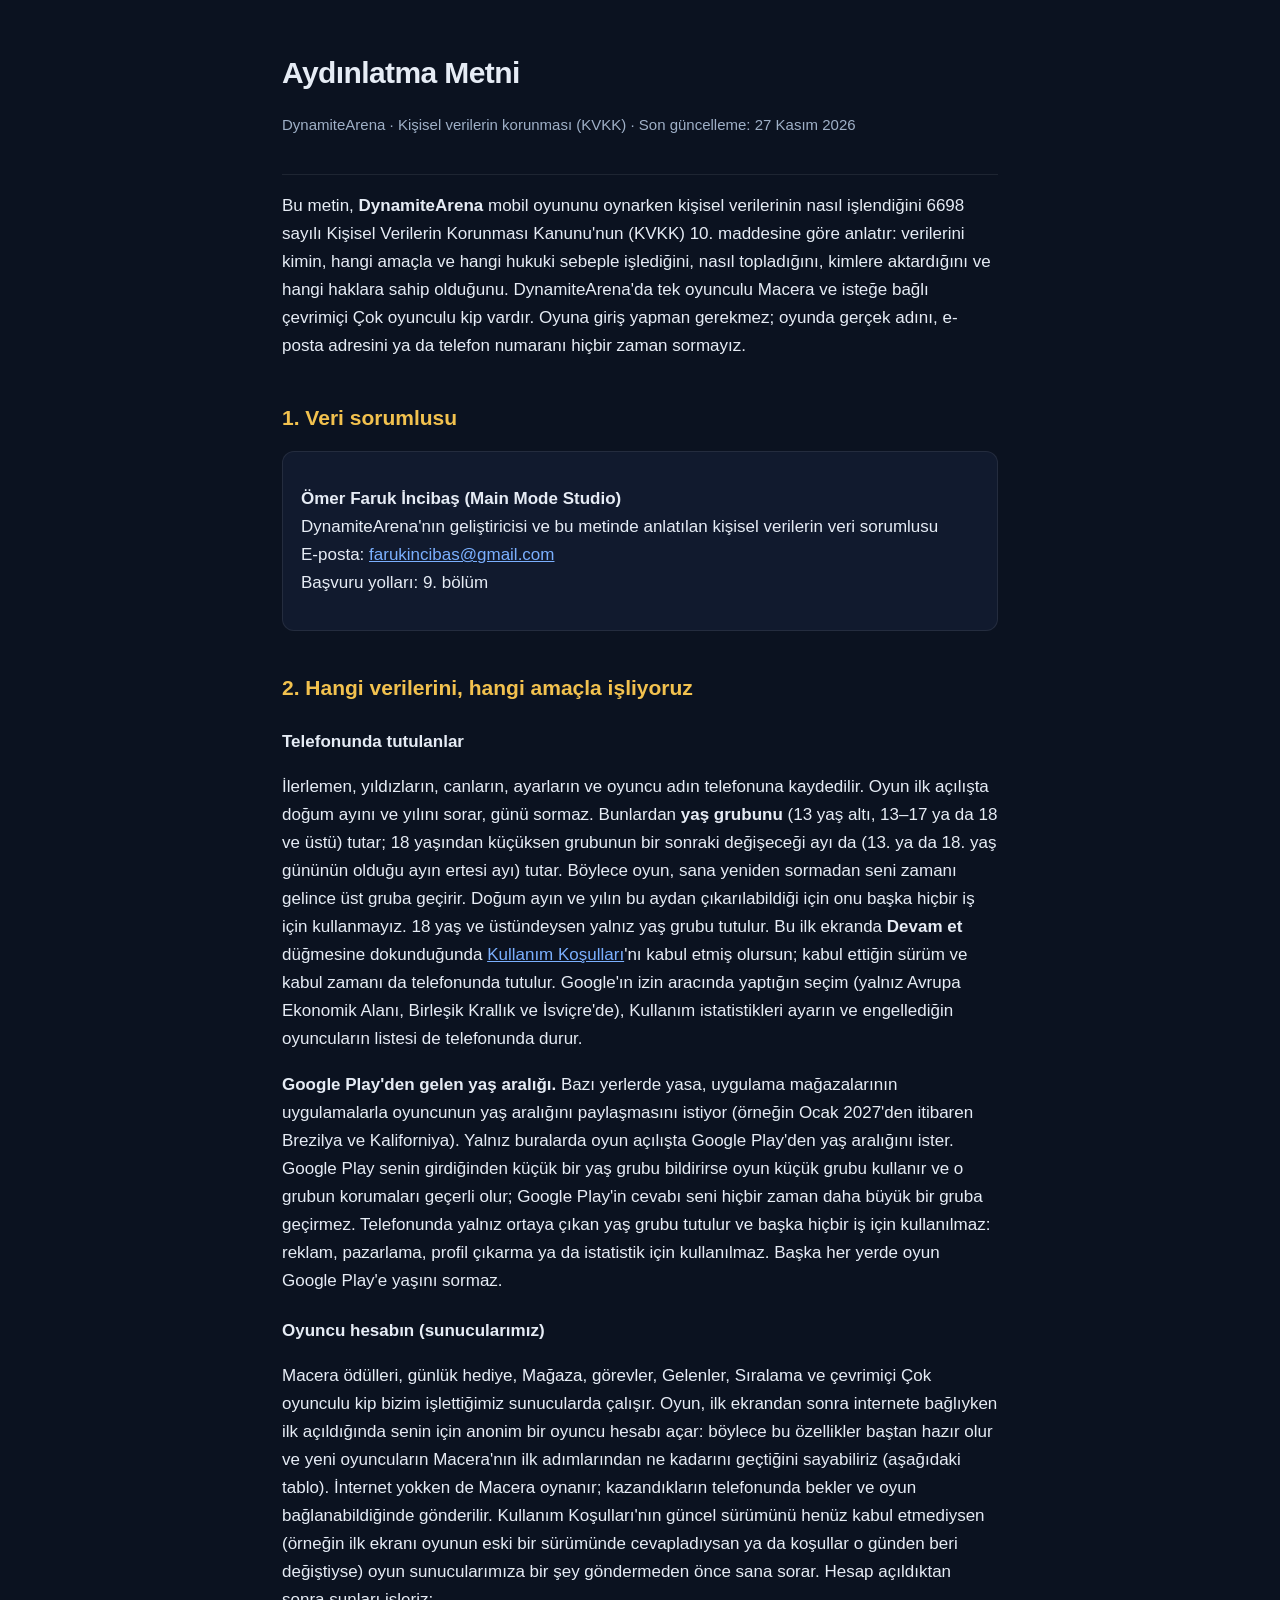
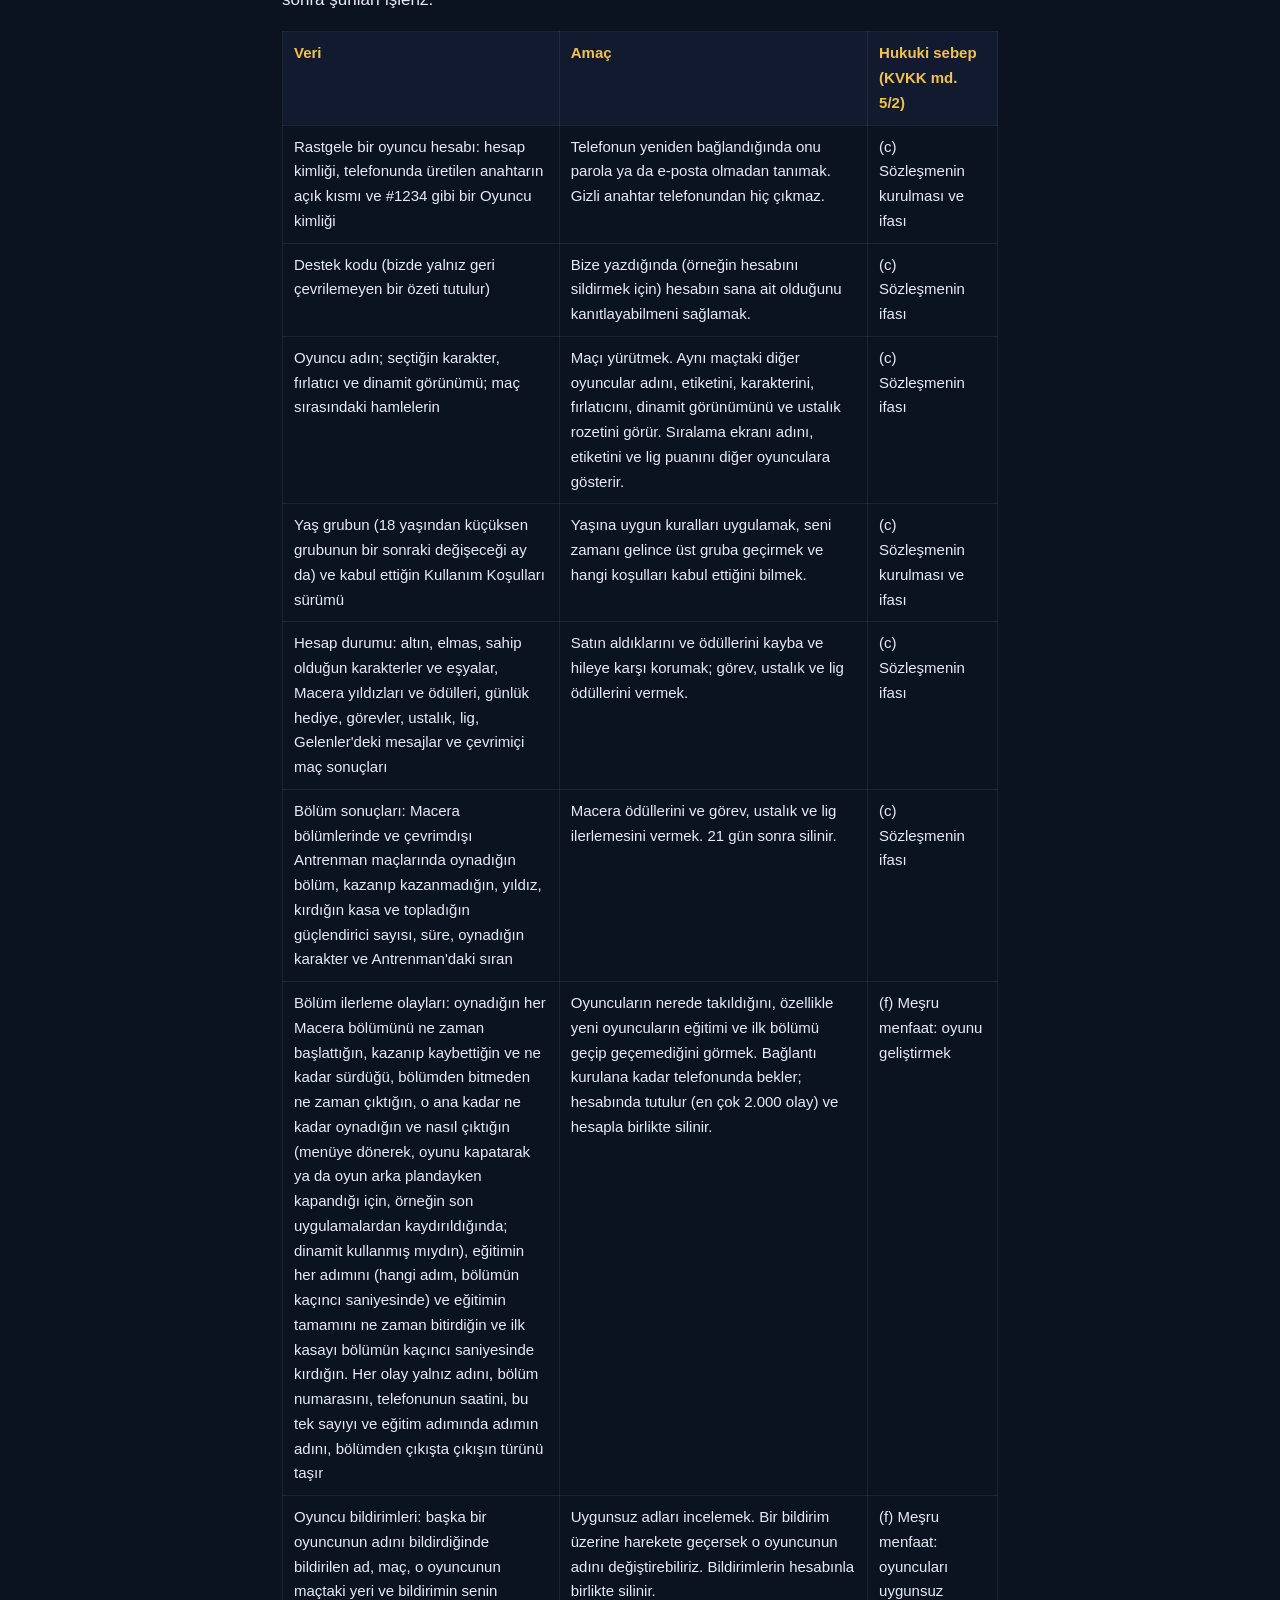
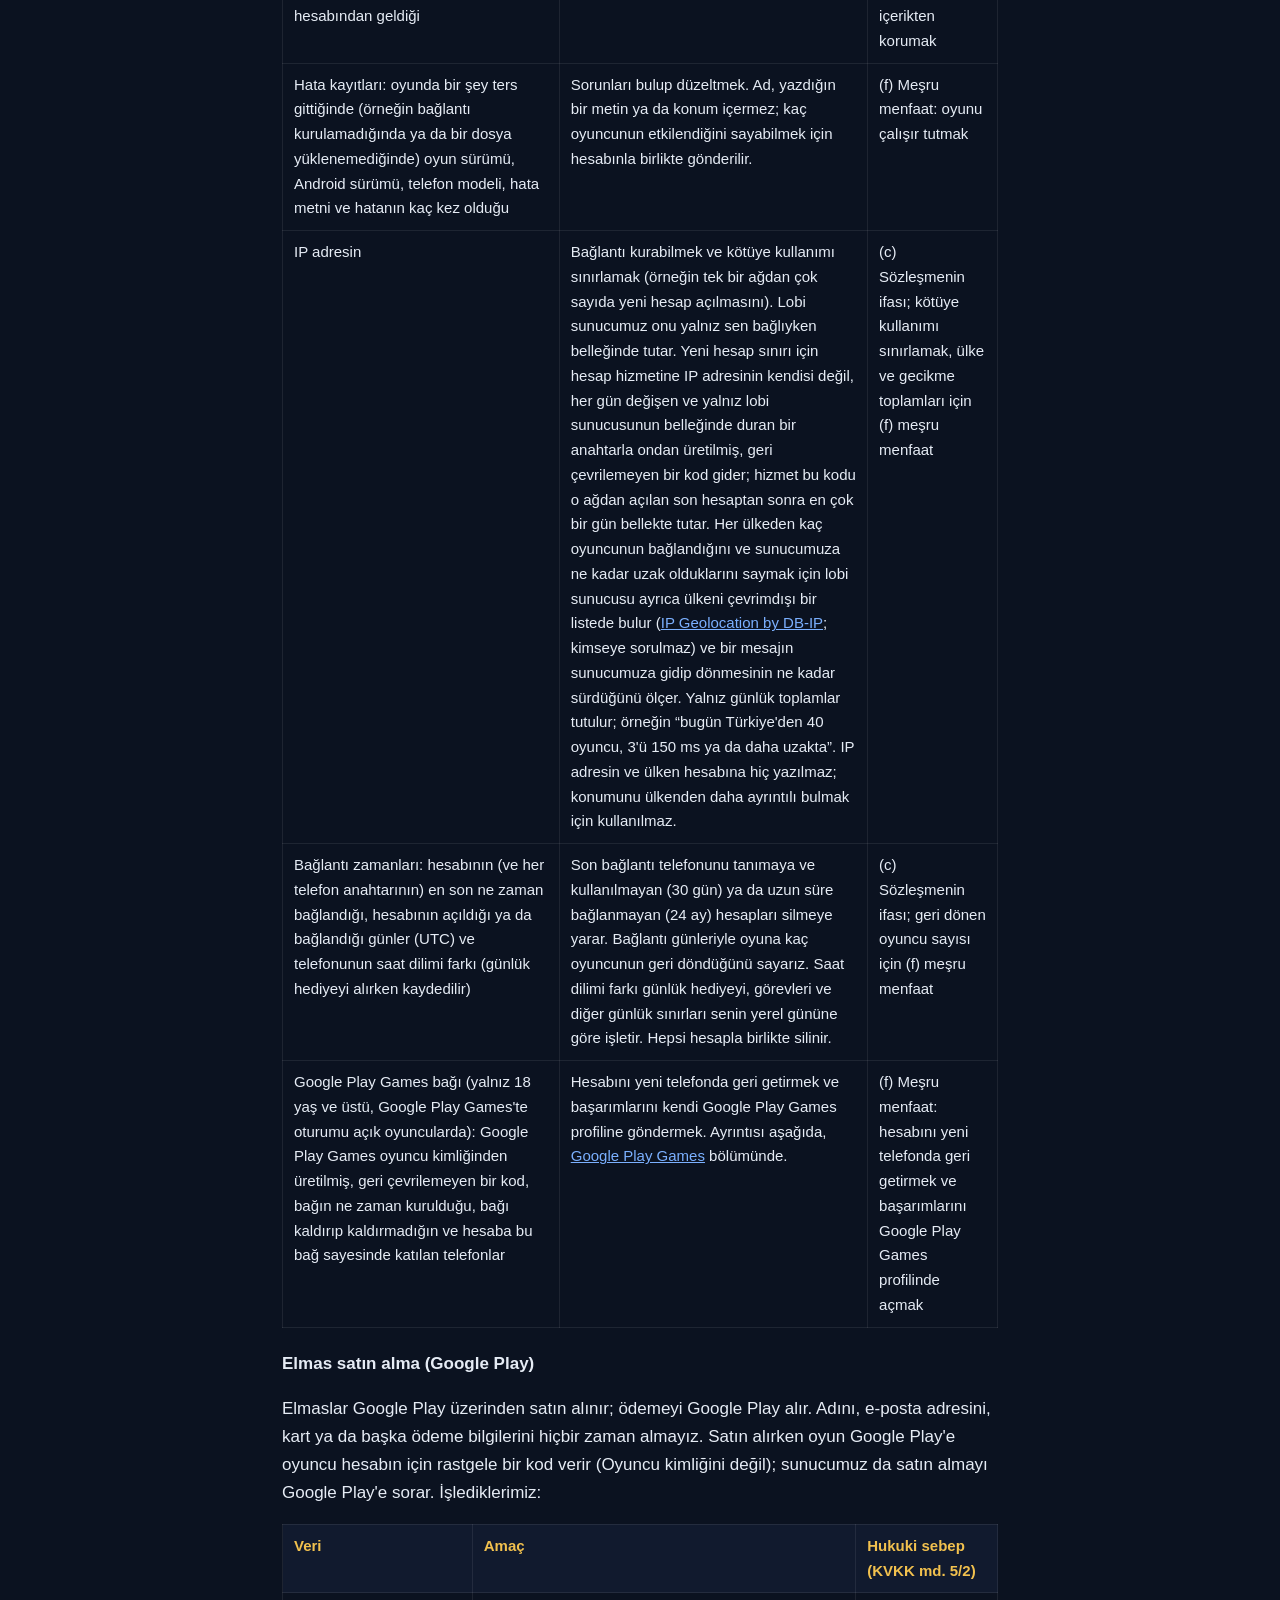
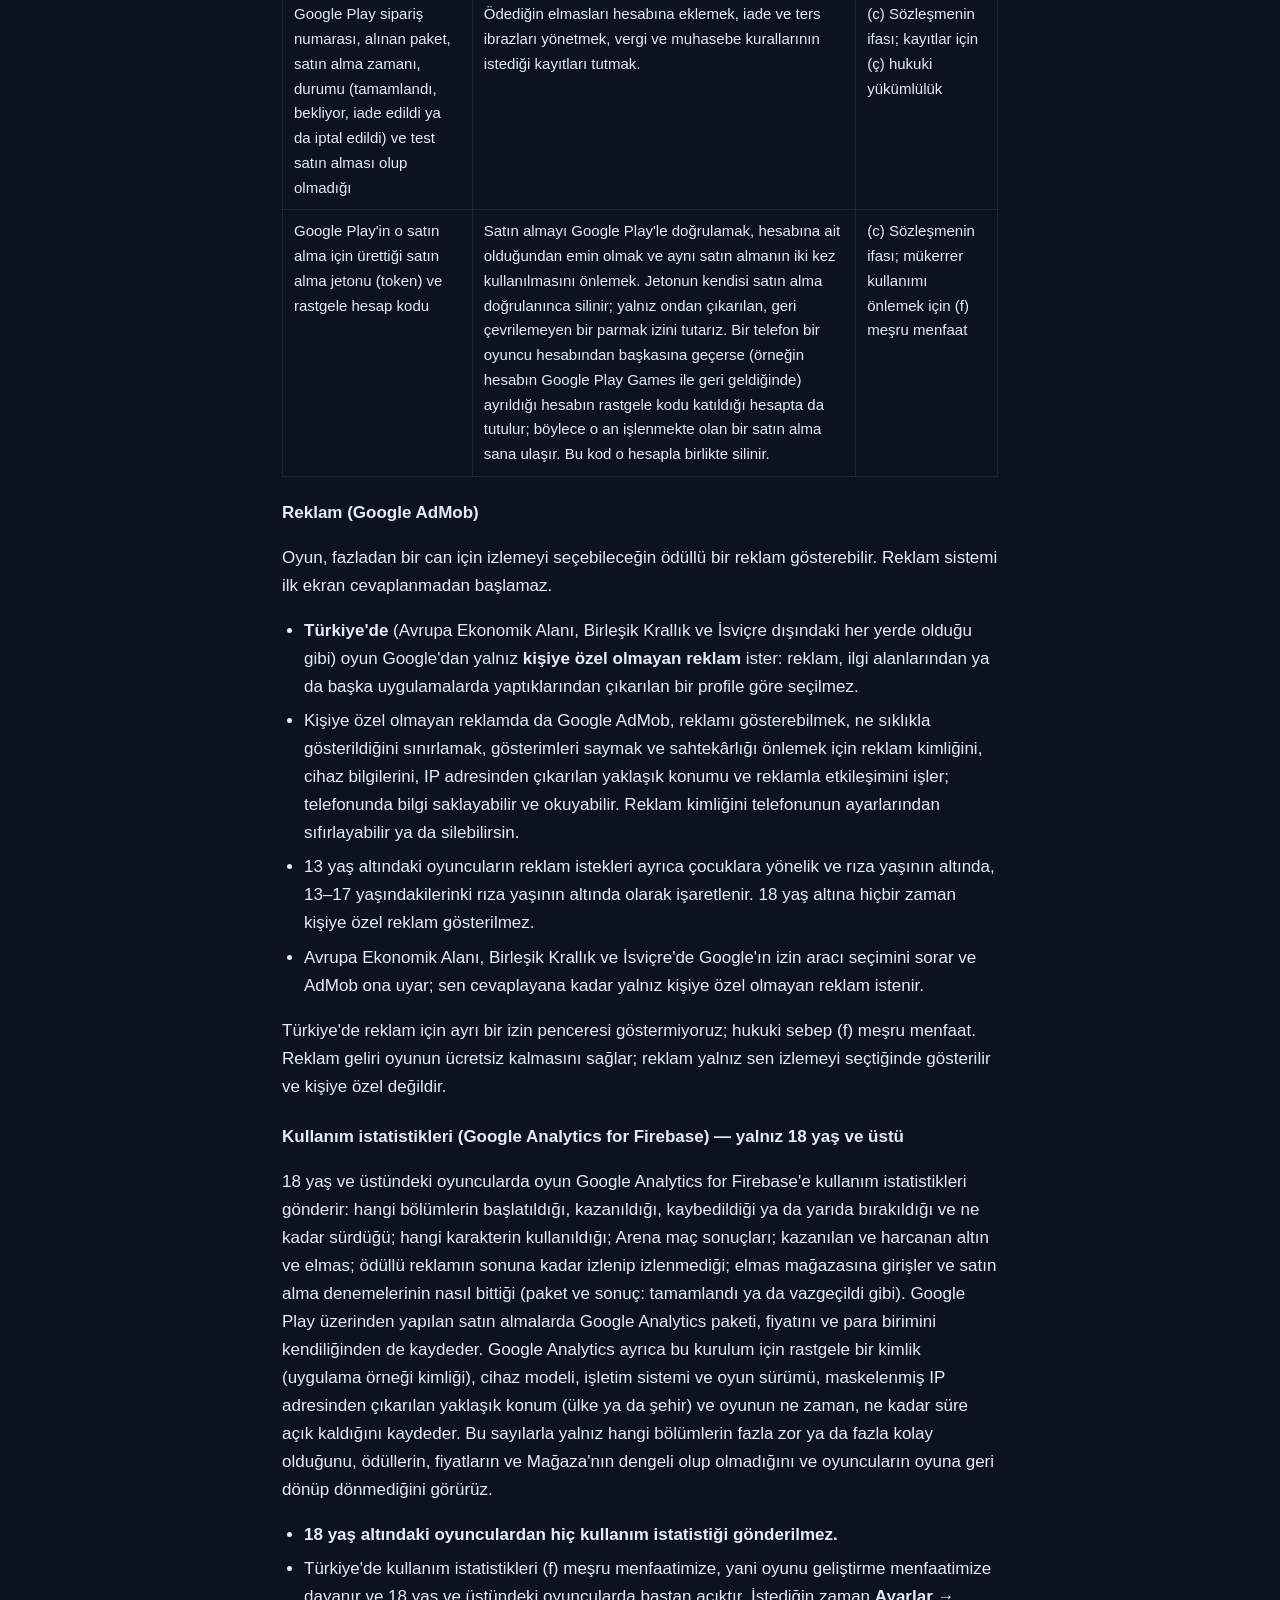
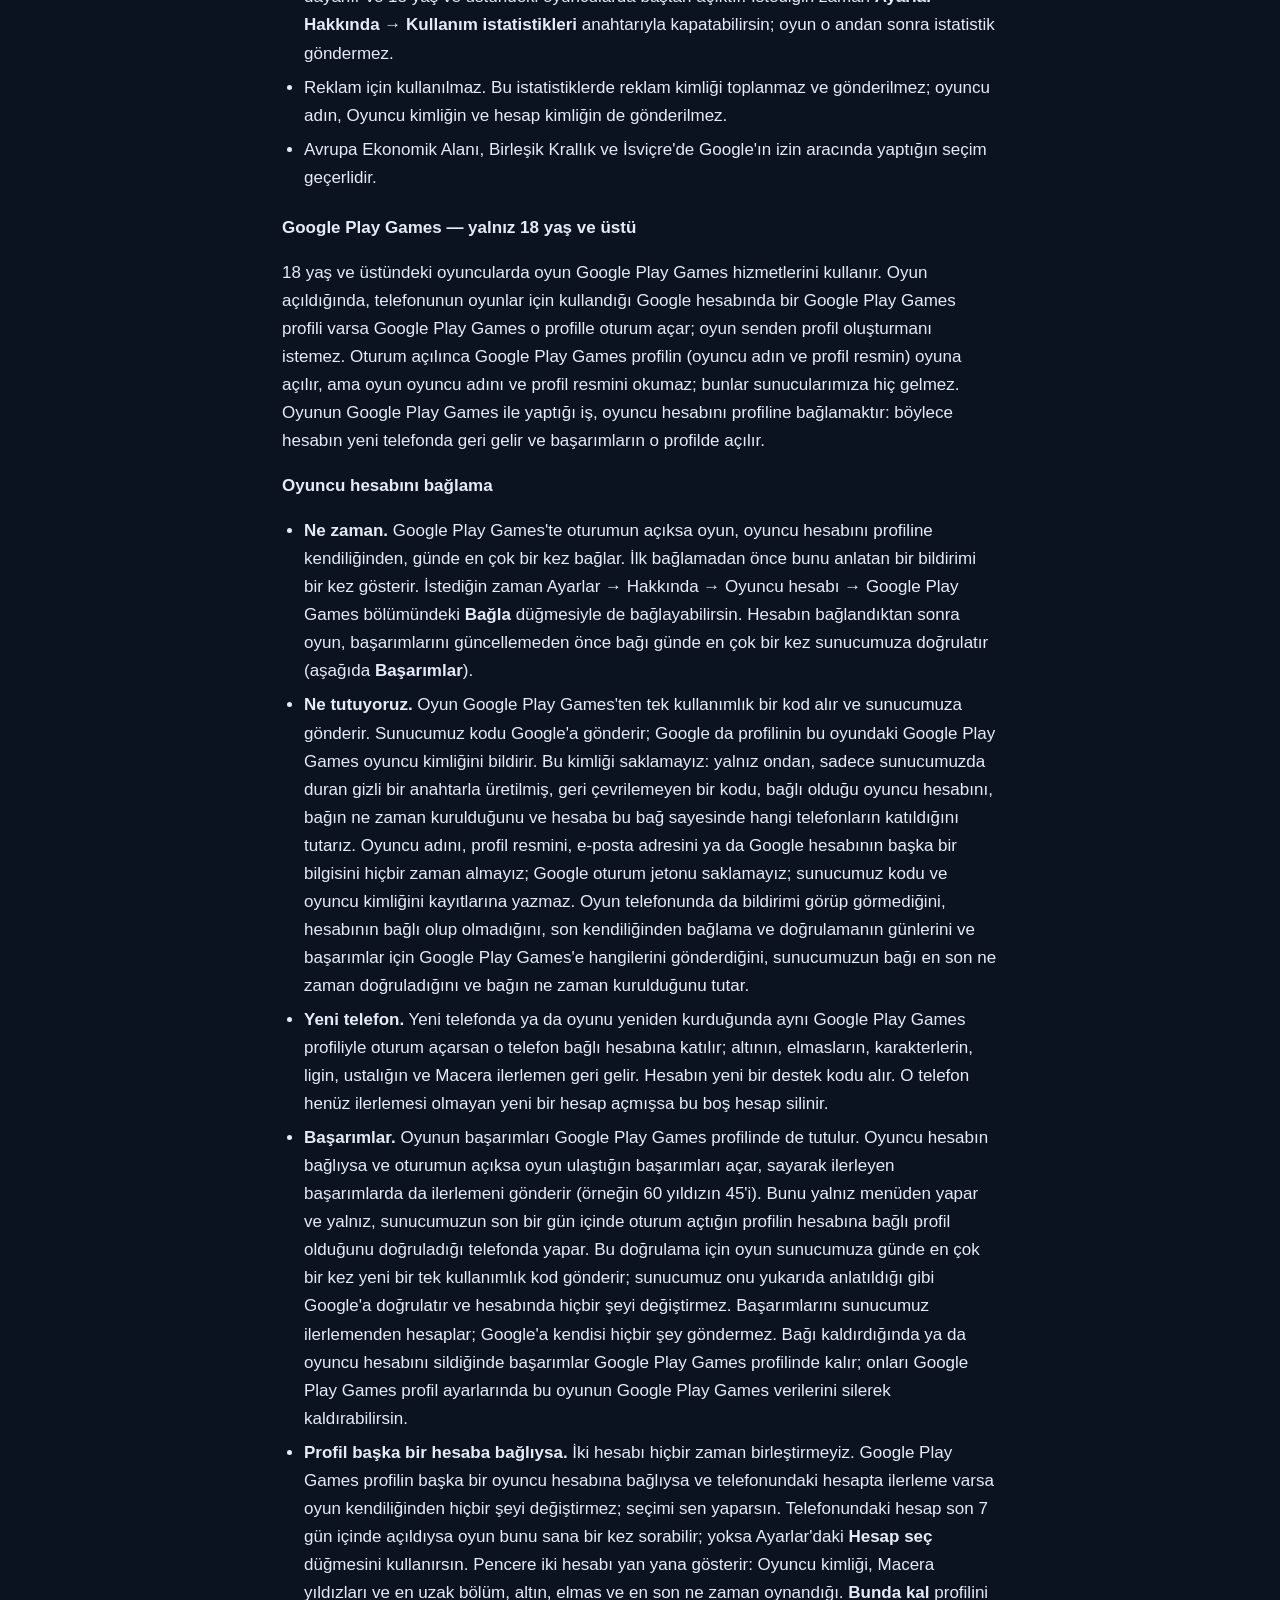
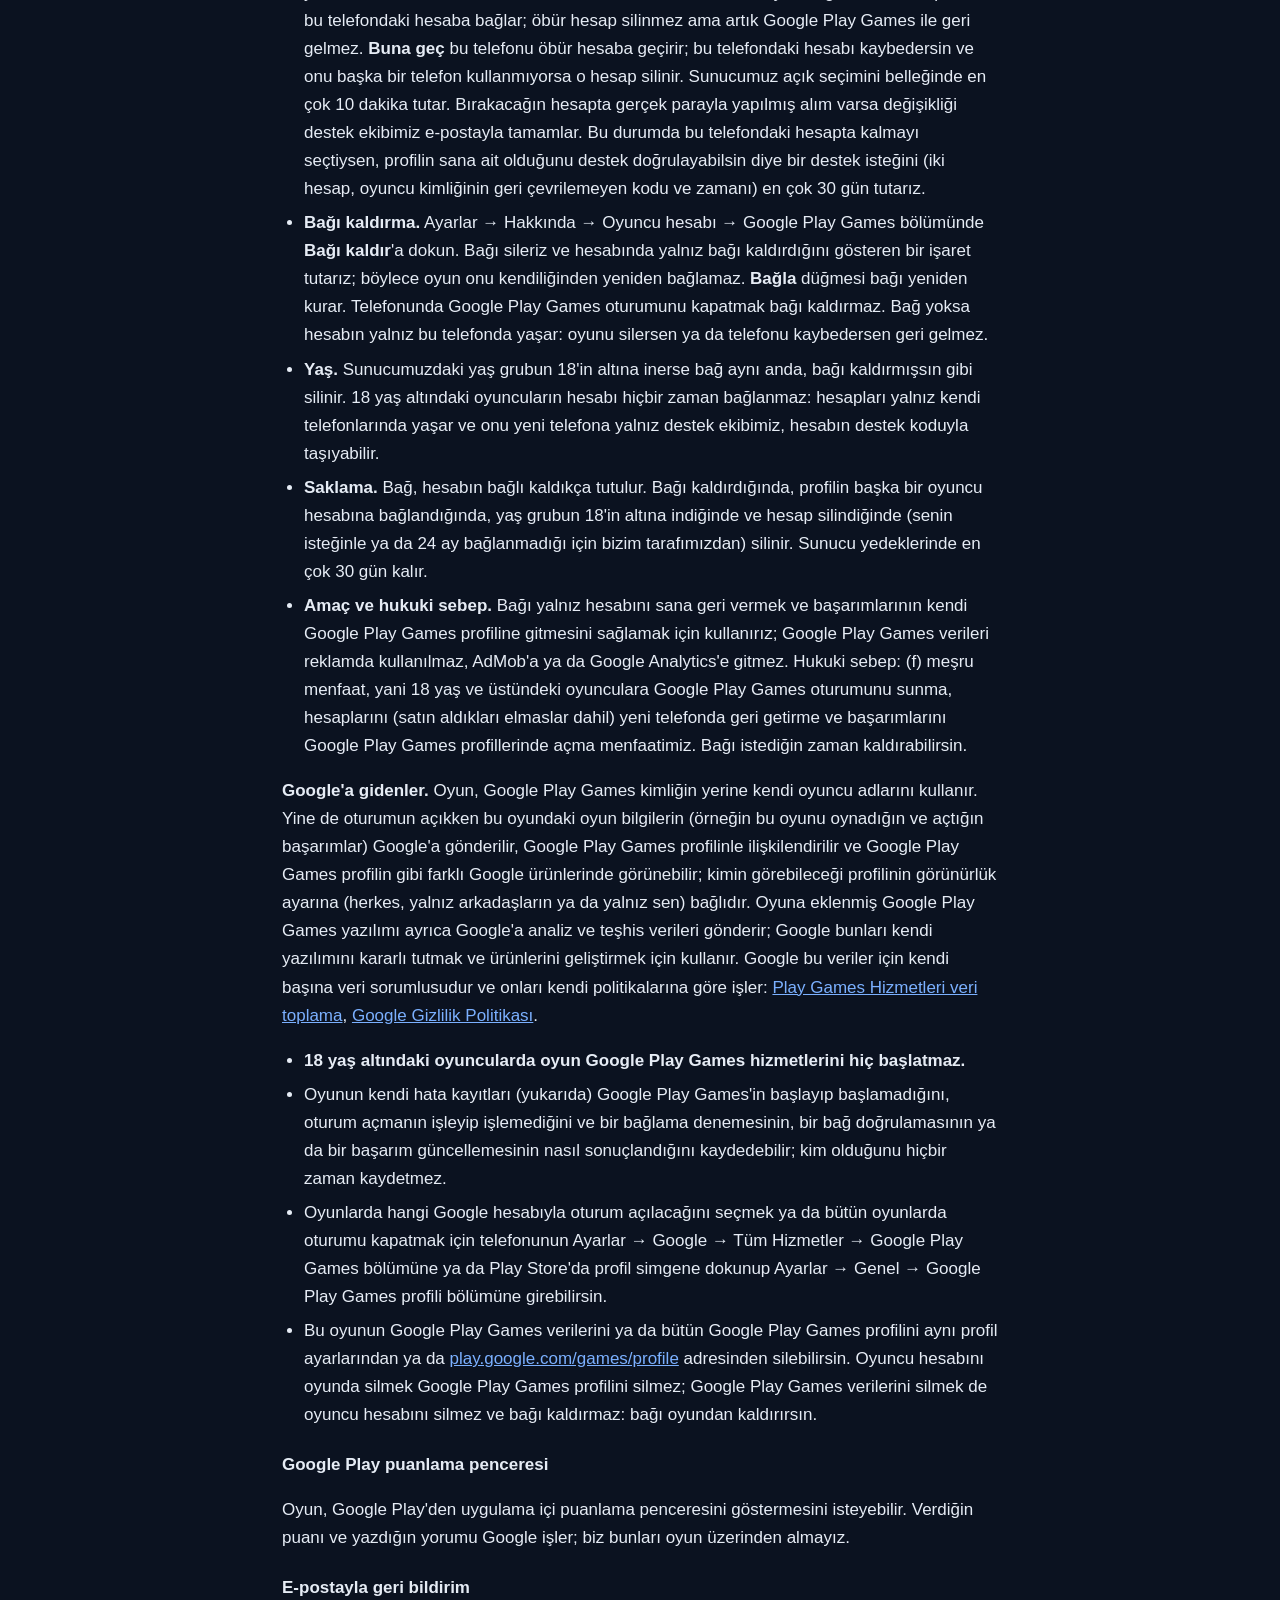
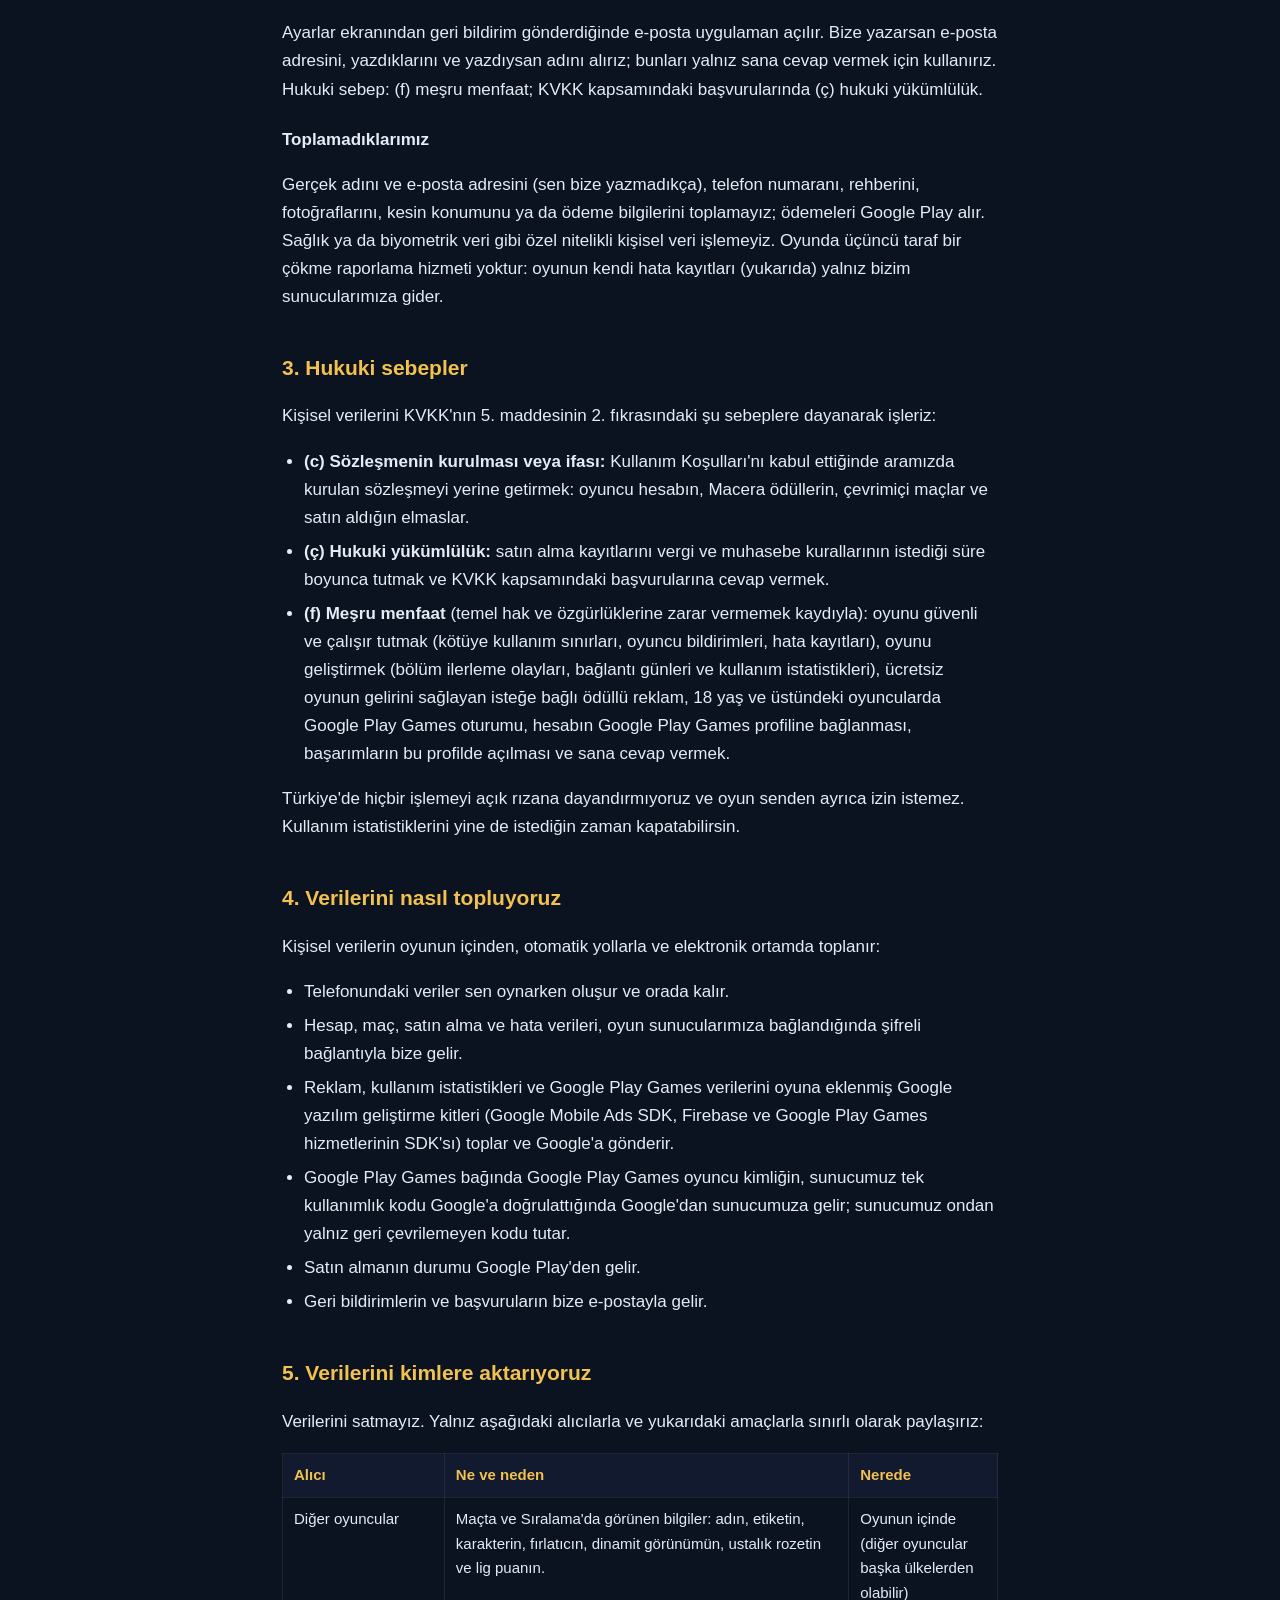
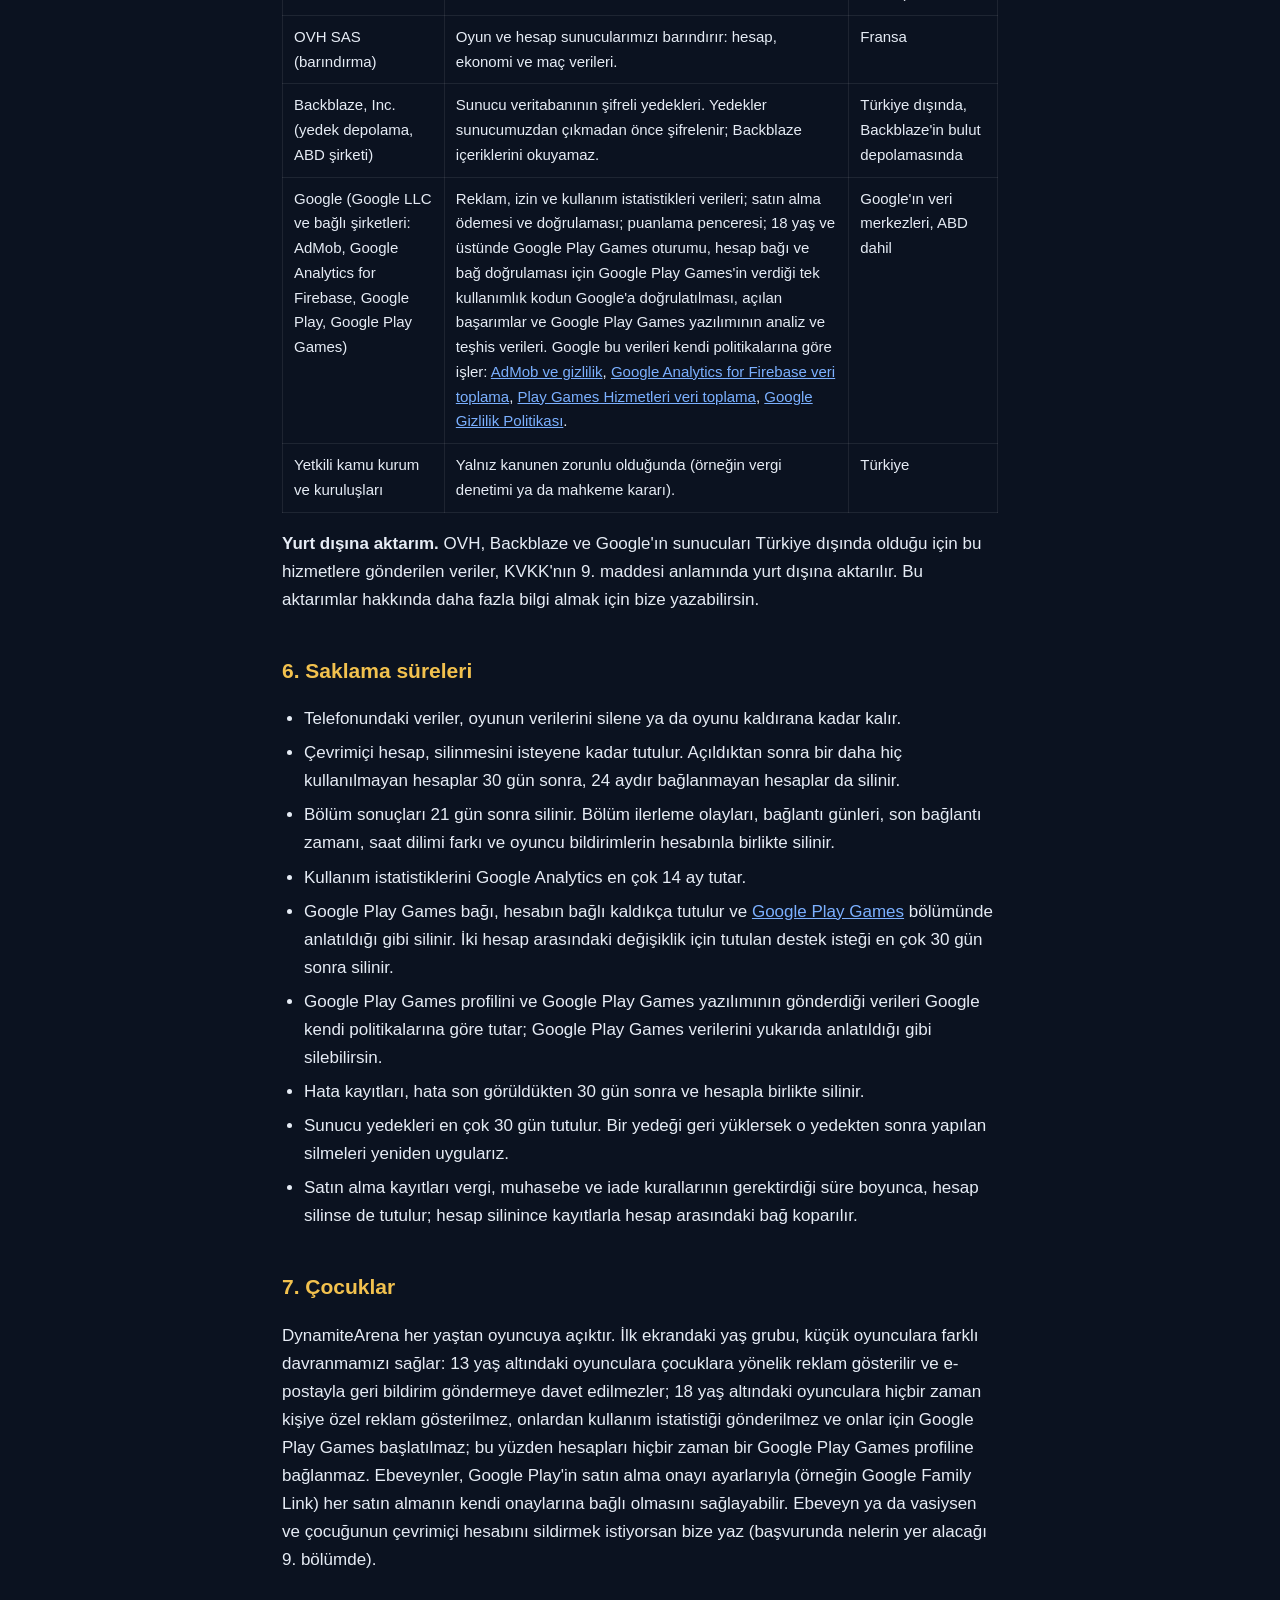
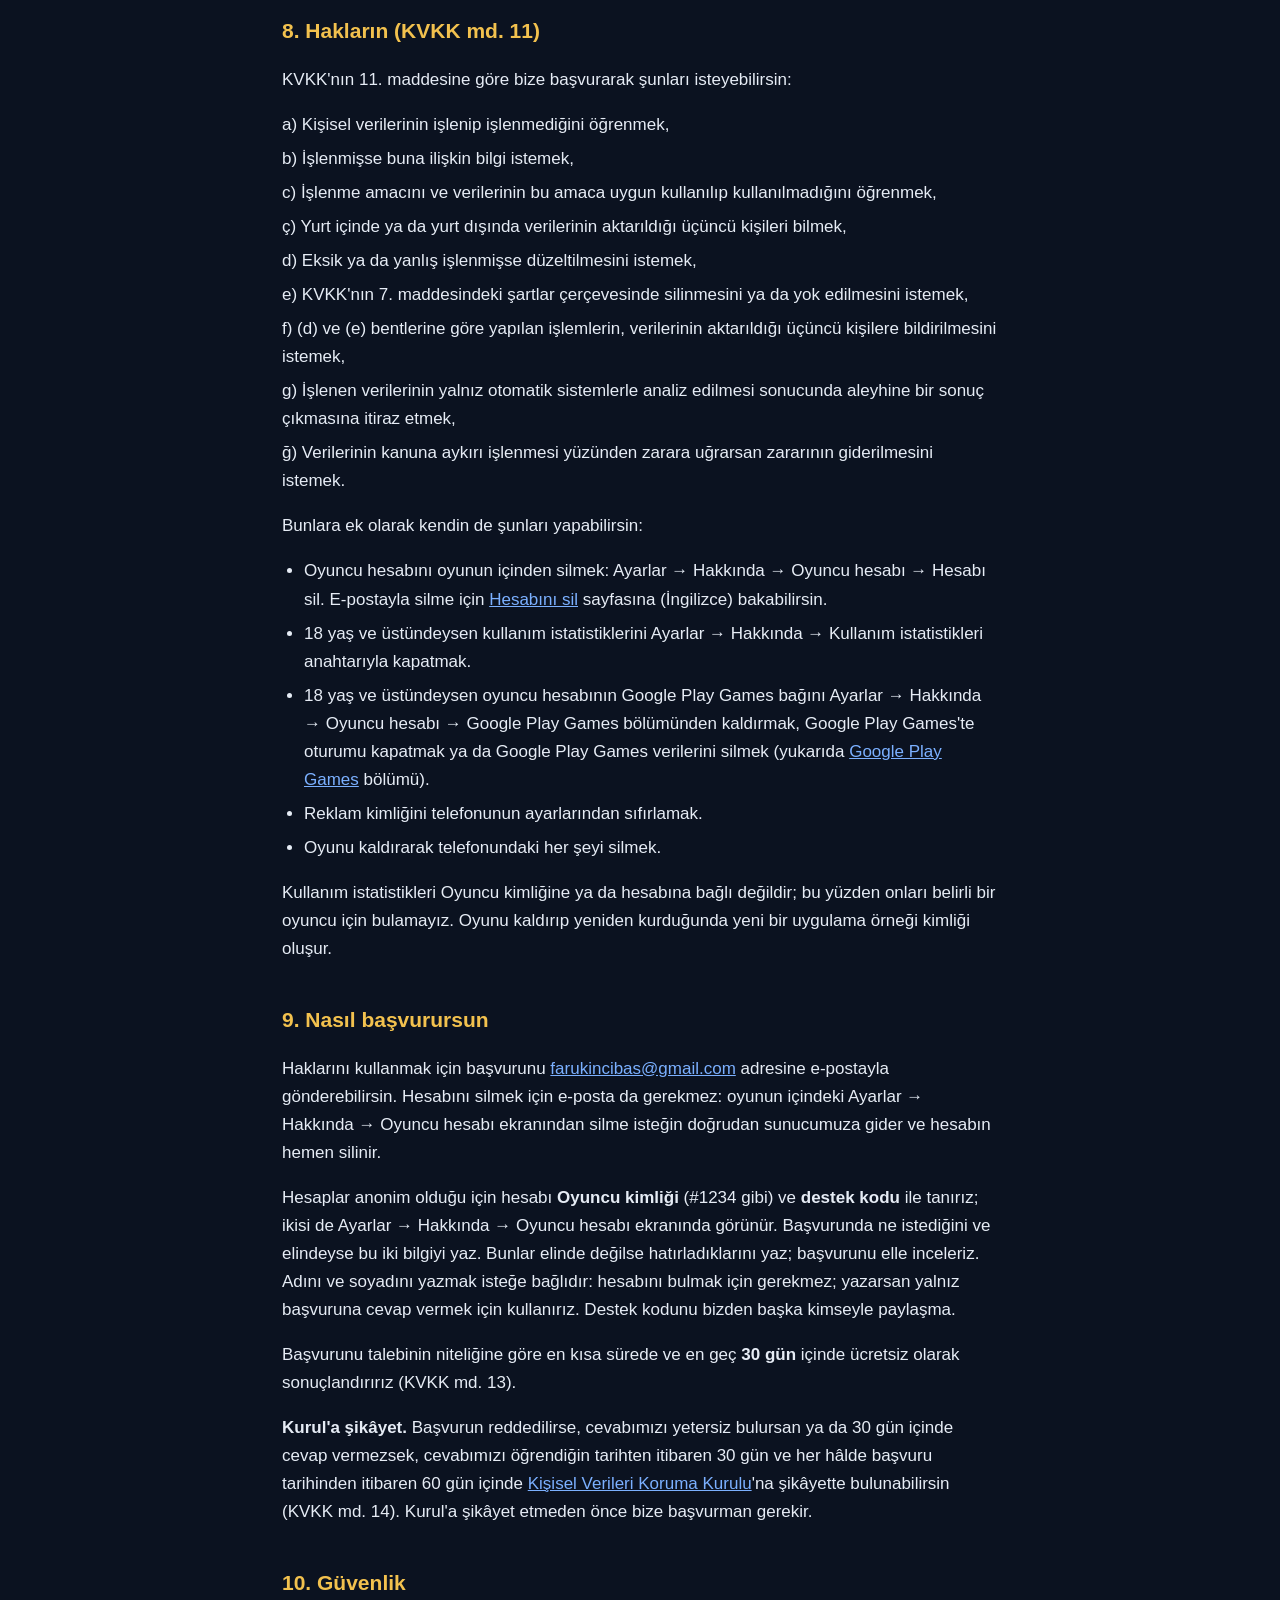
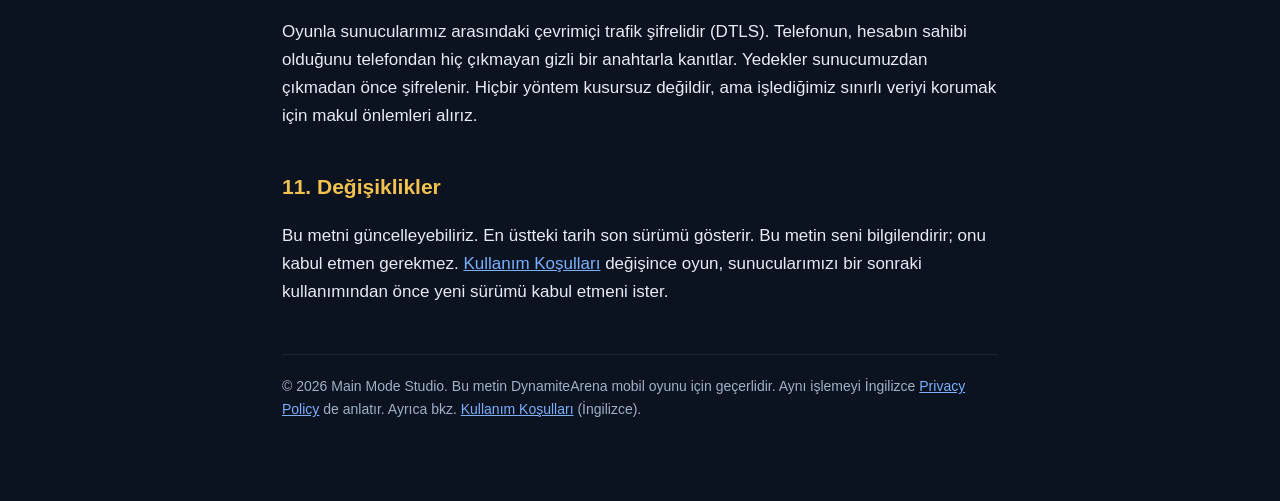
<file: dynamitearena-legal/privacy-policy-tr.html>
<!doctype html>
<html lang="tr">
  <head>
    <meta charset="utf-8" />
    <meta name="viewport" content="width=device-width, initial-scale=1" />
    <title>DynamiteArena — Aydınlatma Metni (KVKK)</title>
    <style>
      :root {
        color-scheme: light dark;
        --bg: #0b1220;
        --panel: #111a2e;
        --text: #e6ecf5;
        --muted: #9fb0c7;
        --accent: #f2c14e;
        --border: rgba(255, 255, 255, 0.08);
        --link: #7bb0ff;
      }
      * { box-sizing: border-box; }
      body {
        margin: 0;
        background: var(--bg);
        color: var(--text);
        font-family: -apple-system, BlinkMacSystemFont, "Segoe UI", Roboto, Helvetica, Arial, sans-serif;
        line-height: 1.65;
        font-size: 17px;
      }
      main { max-width: 760px; margin: 0 auto; padding: 48px 22px 80px; }
      header { border-bottom: 1px solid var(--border); padding-bottom: 22px; margin-bottom: 12px; }
      h1 { font-size: 30px; margin: 0 0 6px; letter-spacing: -0.02em; }
      h2 { font-size: 21px; margin: 40px 0 10px; color: var(--accent); }
      h3 { font-size: 17px; margin: 22px 0 6px; }
      .muted { color: var(--muted); font-size: 15px; }
      a { color: var(--link); }
      ul { padding-left: 22px; }
      ul.plain { list-style: none; padding-left: 0; }
      li { margin: 6px 0; }
      table { width: 100%; border-collapse: collapse; margin: 12px 0; font-size: 15px; display: block; overflow-x: auto; }
      th, td { border: 1px solid var(--border); padding: 9px 11px; text-align: left; vertical-align: top; }
      th { background: var(--panel); color: var(--accent); font-weight: 600; }
      .contact { background: var(--panel); border: 1px solid var(--border); border-radius: 12px; padding: 16px 18px; margin-top: 16px; }
      footer { margin-top: 48px; padding-top: 20px; border-top: 1px solid var(--border); color: var(--muted); font-size: 14px; }
    </style>
  </head>
  <body>
    <main>
      <header>
        <h1>Aydınlatma Metni</h1>
        <p class="muted">DynamiteArena &middot; Kişisel verilerin korunması (KVKK) &middot; Son güncelleme: 27 Kasım 2026</p>
      </header>

      <p>
        Bu metin, <strong>DynamiteArena</strong> mobil oyununu oynarken kişisel verilerinin nasıl
        işlendiğini 6698 sayılı Kişisel Verilerin Korunması Kanunu'nun (KVKK) 10. maddesine göre
        anlatır: verilerini kimin, hangi amaçla ve hangi hukuki sebeple işlediğini, nasıl topladığını,
        kimlere aktardığını ve hangi haklara sahip olduğunu. DynamiteArena'da tek oyunculu Macera ve
        isteğe bağlı çevrimiçi Çok oyunculu kip vardır. Oyuna giriş yapman gerekmez; oyunda gerçek
        adını, e-posta adresini ya da telefon numaranı hiçbir zaman sormayız.
      </p>

      <h2>1. Veri sorumlusu</h2>
      <div class="contact">
        <p>
          <strong>Ömer Faruk İncibaş (Main Mode Studio)</strong><br />
          DynamiteArena'nın geliştiricisi ve bu metinde anlatılan kişisel verilerin veri sorumlusu<br />
          E-posta: <a href="mailto:farukincibas@gmail.com">farukincibas@gmail.com</a><br />
          Başvuru yolları: 9. bölüm
        </p>
      </div>

      <h2>2. Hangi verilerini, hangi amaçla işliyoruz</h2>

      <h3>Telefonunda tutulanlar</h3>
      <p>
        İlerlemen, yıldızların, canların, ayarların ve oyuncu adın telefonuna kaydedilir. Oyun ilk
        açılışta doğum ayını ve yılını sorar, günü sormaz. Bunlardan <strong>yaş grubunu</strong>
        (13 yaş altı, 13&ndash;17 ya da 18 ve üstü) tutar; 18 yaşından küçüksen grubunun bir sonraki
        değişeceği ayı da (13. ya da 18. yaş gününün olduğu ayın ertesi ayı) tutar. Böylece oyun, sana yeniden
        sormadan seni zamanı gelince üst gruba geçirir. Doğum ayın ve yılın bu aydan çıkarılabildiği
        için onu başka hiçbir iş için kullanmayız. 18 yaş ve üstündeysen yalnız yaş grubu tutulur. Bu
        ilk ekranda
        <strong>Devam et</strong> düğmesine dokunduğunda
        <a href="terms-of-service.html">Kullanım Koşulları</a>'nı kabul etmiş olursun; kabul ettiğin
        sürüm ve kabul zamanı da telefonunda tutulur. Google'ın izin aracında yaptığın seçim (yalnız
        Avrupa Ekonomik Alanı, Birleşik Krallık ve İsviçre'de), Kullanım istatistikleri ayarın ve
        engellediğin oyuncuların listesi de telefonunda durur.
      </p>

      <p>
        <strong>Google Play'den gelen yaş aralığı.</strong> Bazı yerlerde yasa, uygulama mağazalarının
        uygulamalarla oyuncunun yaş aralığını paylaşmasını istiyor (örneğin Ocak 2027'den itibaren
        Brezilya ve Kaliforniya). Yalnız buralarda oyun açılışta Google Play'den yaş aralığını ister.
        Google Play senin girdiğinden küçük bir yaş grubu bildirirse oyun küçük grubu kullanır ve o
        grubun korumaları geçerli olur; Google Play'in cevabı seni hiçbir zaman daha büyük bir gruba
        geçirmez. Telefonunda yalnız ortaya çıkan yaş grubu tutulur ve başka hiçbir iş için
        kullanılmaz: reklam, pazarlama, profil çıkarma ya da istatistik için kullanılmaz. Başka her
        yerde oyun Google Play'e yaşını sormaz.
      </p>

      <h3>Oyuncu hesabın (sunucularımız)</h3>
      <p>
        Macera ödülleri, günlük hediye, Mağaza, görevler, Gelenler, Sıralama ve çevrimiçi Çok oyunculu
        kip bizim işlettiğimiz sunucularda çalışır. Oyun, ilk ekrandan sonra internete bağlıyken ilk
        açıldığında senin için anonim bir oyuncu hesabı açar: böylece bu özellikler baştan hazır olur ve
        yeni oyuncuların Macera'nın ilk adımlarından ne kadarını geçtiğini sayabiliriz (aşağıdaki tablo). İnternet
        yokken de Macera oynanır; kazandıkların telefonunda bekler ve oyun bağlanabildiğinde gönderilir.
        Kullanım Koşulları'nın güncel sürümünü henüz kabul etmediysen (örneğin ilk ekranı oyunun eski
        bir sürümünde cevapladıysan ya da koşullar o günden beri değiştiyse) oyun sunucularımıza bir
        şey göndermeden önce sana sorar. Hesap açıldıktan sonra şunları işleriz:
      </p>
      <table>
        <tr><th>Veri</th><th>Amaç</th><th>Hukuki sebep (KVKK md. 5/2)</th></tr>
        <tr>
          <td>Rastgele bir oyuncu hesabı: hesap kimliği, telefonunda üretilen anahtarın açık kısmı ve
            #1234 gibi bir Oyuncu kimliği</td>
          <td>Telefonun yeniden bağlandığında onu parola ya da e-posta olmadan tanımak. Gizli anahtar
            telefonundan hiç çıkmaz.</td>
          <td>(c) Sözleşmenin kurulması ve ifası</td>
        </tr>
        <tr>
          <td>Destek kodu (bizde yalnız geri çevrilemeyen bir özeti tutulur)</td>
          <td>Bize yazdığında (örneğin hesabını sildirmek için) hesabın sana ait olduğunu
            kanıtlayabilmeni sağlamak.</td>
          <td>(c) Sözleşmenin ifası</td>
        </tr>
        <tr>
          <td>Oyuncu adın; seçtiğin karakter, fırlatıcı ve dinamit görünümü; maç sırasındaki
            hamlelerin</td>
          <td>Maçı yürütmek. Aynı maçtaki diğer oyuncular adını, etiketini, karakterini, fırlatıcını,
            dinamit görünümünü ve ustalık rozetini görür. Sıralama ekranı adını, etiketini ve lig
            puanını diğer oyunculara gösterir.</td>
          <td>(c) Sözleşmenin ifası</td>
        </tr>
        <tr>
          <td>Yaş grubun (18 yaşından küçüksen grubunun bir sonraki değişeceği ay da) ve kabul ettiğin
            Kullanım Koşulları sürümü</td>
          <td>Yaşına uygun kuralları uygulamak, seni zamanı gelince üst gruba geçirmek ve hangi
            koşulları kabul ettiğini bilmek.</td>
          <td>(c) Sözleşmenin kurulması ve ifası</td>
        </tr>
        <tr>
          <td>Hesap durumu: altın, elmas, sahip olduğun karakterler ve eşyalar, Macera yıldızları ve
            ödülleri, günlük hediye, görevler, ustalık, lig, Gelenler'deki mesajlar ve çevrimiçi maç
            sonuçları</td>
          <td>Satın aldıklarını ve ödüllerini kayba ve hileye karşı korumak; görev, ustalık ve lig
            ödüllerini vermek.</td>
          <td>(c) Sözleşmenin ifası</td>
        </tr>
        <tr>
          <td>Bölüm sonuçları: Macera bölümlerinde ve çevrimdışı Antrenman maçlarında oynadığın bölüm,
            kazanıp kazanmadığın, yıldız, kırdığın kasa ve topladığın güçlendirici sayısı, süre,
            oynadığın karakter ve Antrenman'daki sıran</td>
          <td>Macera ödüllerini ve görev, ustalık ve lig ilerlemesini vermek. 21 gün sonra
            silinir.</td>
          <td>(c) Sözleşmenin ifası</td>
        </tr>
        <tr>
          <td>Bölüm ilerleme olayları: oynadığın her Macera bölümünü ne zaman başlattığın, kazanıp
            kaybettiğin ve ne kadar sürdüğü, bölümden bitmeden ne zaman çıktığın, o ana kadar ne kadar
            oynadığın ve nasıl çıktığın (menüye dönerek, oyunu kapatarak ya da oyun arka plandayken
            kapandığı için, örneğin son uygulamalardan kaydırıldığında; dinamit kullanmış mıydın), eğitimin
            her adımını (hangi adım, bölümün kaçıncı saniyesinde) ve eğitimin tamamını ne zaman bitirdiğin
            ve ilk kasayı bölümün kaçıncı saniyesinde kırdığın. Her olay yalnız adını, bölüm numarasını,
            telefonunun saatini, bu tek sayıyı ve eğitim adımında adımın adını, bölümden çıkışta çıkışın
            türünü taşır</td>
          <td>Oyuncuların nerede takıldığını, özellikle yeni oyuncuların eğitimi ve ilk bölümü geçip
            geçemediğini görmek. Bağlantı kurulana kadar telefonunda bekler; hesabında tutulur (en çok
            2.000 olay) ve hesapla birlikte silinir.</td>
          <td>(f) Meşru menfaat: oyunu geliştirmek</td>
        </tr>
        <tr>
          <td>Oyuncu bildirimleri: başka bir oyuncunun adını bildirdiğinde bildirilen ad, maç, o
            oyuncunun maçtaki yeri ve bildirimin senin hesabından geldiği</td>
          <td>Uygunsuz adları incelemek. Bir bildirim üzerine harekete geçersek o oyuncunun adını
            değiştirebiliriz. Bildirimlerin hesabınla birlikte silinir.</td>
          <td>(f) Meşru menfaat: oyuncuları uygunsuz içerikten korumak</td>
        </tr>
        <tr>
          <td>Hata kayıtları: oyunda bir şey ters gittiğinde (örneğin bağlantı kurulamadığında ya da bir
            dosya yüklenemediğinde) oyun sürümü, Android sürümü, telefon modeli, hata metni ve hatanın
            kaç kez olduğu</td>
          <td>Sorunları bulup düzeltmek. Ad, yazdığın bir metin ya da konum içermez; kaç oyuncunun
            etkilendiğini sayabilmek için hesabınla birlikte gönderilir.</td>
          <td>(f) Meşru menfaat: oyunu çalışır tutmak</td>
        </tr>
        <tr>
          <td>IP adresin</td>
          <td>Bağlantı kurabilmek ve kötüye kullanımı sınırlamak (örneğin tek bir ağdan çok sayıda yeni
            hesap açılmasını). Lobi sunucumuz onu yalnız sen bağlıyken belleğinde tutar. Yeni hesap
            sınırı için hesap hizmetine IP adresinin kendisi değil, her gün değişen ve yalnız lobi
            sunucusunun belleğinde duran bir anahtarla ondan üretilmiş, geri çevrilemeyen bir kod
            gider; hizmet bu kodu o ağdan açılan son hesaptan sonra en çok bir gün bellekte tutar. Her
            ülkeden kaç oyuncunun bağlandığını ve sunucumuza ne kadar uzak olduklarını saymak için lobi
            sunucusu ayrıca ülkeni çevrimdışı bir listede bulur (<a href="https://db-ip.com">IP Geolocation
            by DB-IP</a>; kimseye sorulmaz) ve bir mesajın sunucumuza gidip dönmesinin ne kadar sürdüğünü
            ölçer. Yalnız günlük toplamlar tutulur; örneğin &ldquo;bugün Türkiye'den 40 oyuncu, 3'ü
            150&nbsp;ms ya da daha uzakta&rdquo;. IP adresin ve ülken hesabına hiç yazılmaz; konumunu
            ülkenden daha ayrıntılı bulmak için kullanılmaz.</td>
          <td>(c) Sözleşmenin ifası; kötüye kullanımı sınırlamak, ülke ve gecikme toplamları için (f) meşru menfaat</td>
        </tr>
        <tr>
          <td>Bağlantı zamanları: hesabının (ve her telefon anahtarının) en son ne zaman bağlandığı,
            hesabının açıldığı ya da bağlandığı günler (UTC) ve telefonunun saat dilimi farkı (günlük
            hediyeyi alırken kaydedilir)</td>
          <td>Son bağlantı telefonunu tanımaya ve kullanılmayan (30 gün) ya da uzun süre bağlanmayan
            (24 ay) hesapları silmeye yarar. Bağlantı günleriyle oyuna kaç oyuncunun geri döndüğünü
            sayarız. Saat dilimi farkı günlük hediyeyi, görevleri ve diğer günlük sınırları senin
            yerel gününe göre işletir. Hepsi hesapla birlikte silinir.</td>
          <td>(c) Sözleşmenin ifası; geri dönen oyuncu sayısı için (f) meşru menfaat</td>
        </tr>
        <tr>
          <td>Google Play Games bağı (yalnız 18 yaş ve üstü, Google Play Games'te oturumu açık
            oyuncularda): Google Play Games oyuncu kimliğinden üretilmiş, geri çevrilemeyen bir kod,
            bağın ne zaman kurulduğu, bağı kaldırıp kaldırmadığın ve hesaba bu bağ sayesinde katılan
            telefonlar</td>
          <td>Hesabını yeni telefonda geri getirmek ve başarımlarını kendi Google Play Games profiline
            göndermek. Ayrıntısı aşağıda, <a href="#play-games">Google Play Games</a> bölümünde.</td>
          <td>(f) Meşru menfaat: hesabını yeni telefonda geri getirmek ve başarımlarını Google Play
            Games profilinde açmak</td>
        </tr>
      </table>

      <h3>Elmas satın alma (Google Play)</h3>
      <p>
        Elmaslar Google Play üzerinden satın alınır; ödemeyi Google Play alır. Adını, e-posta adresini,
        kart ya da başka ödeme bilgilerini hiçbir zaman almayız. Satın alırken oyun Google Play'e
        oyuncu hesabın için rastgele bir kod verir (Oyuncu kimliğini değil); sunucumuz da satın almayı
        Google Play'e sorar. İşlediklerimiz:
      </p>
      <table>
        <tr><th>Veri</th><th>Amaç</th><th>Hukuki sebep (KVKK md. 5/2)</th></tr>
        <tr>
          <td>Google Play sipariş numarası, alınan paket, satın alma zamanı, durumu (tamamlandı,
            bekliyor, iade edildi ya da iptal edildi) ve test satın alması olup olmadığı</td>
          <td>Ödediğin elmasları hesabına eklemek, iade ve ters ibrazları yönetmek, vergi ve muhasebe
            kurallarının istediği kayıtları tutmak.</td>
          <td>(c) Sözleşmenin ifası; kayıtlar için (ç) hukuki yükümlülük</td>
        </tr>
        <tr>
          <td>Google Play'in o satın alma için ürettiği satın alma jetonu (token) ve rastgele hesap
            kodu</td>
          <td>Satın almayı Google Play'le doğrulamak, hesabına ait olduğundan emin olmak ve aynı satın
            almanın iki kez kullanılmasını önlemek. Jetonun kendisi satın alma doğrulanınca silinir;
            yalnız ondan çıkarılan, geri çevrilemeyen bir parmak izini tutarız. Bir telefon bir oyuncu
            hesabından başkasına geçerse (örneğin hesabın Google Play Games ile geri geldiğinde)
            ayrıldığı hesabın rastgele kodu katıldığı hesapta da tutulur; böylece o an işlenmekte olan
            bir satın alma sana ulaşır. Bu kod o hesapla birlikte silinir.</td>
          <td>(c) Sözleşmenin ifası; mükerrer kullanımı önlemek için (f) meşru menfaat</td>
        </tr>
      </table>

      <h3>Reklam (Google AdMob)</h3>
      <p>
        Oyun, fazladan bir can için izlemeyi seçebileceğin ödüllü bir reklam gösterebilir. Reklam
        sistemi ilk ekran cevaplanmadan başlamaz.
      </p>
      <ul>
        <li><strong>Türkiye'de</strong> (Avrupa Ekonomik Alanı, Birleşik Krallık ve İsviçre dışındaki
          her yerde olduğu gibi) oyun Google'dan yalnız <strong>kişiye özel olmayan reklam</strong>
          ister: reklam, ilgi alanlarından ya da başka uygulamalarda yaptıklarından çıkarılan bir
          profile göre seçilmez.</li>
        <li>Kişiye özel olmayan reklamda da Google AdMob, reklamı gösterebilmek, ne sıklıkla
          gösterildiğini sınırlamak, gösterimleri saymak ve sahtekârlığı önlemek için reklam
          kimliğini, cihaz bilgilerini, IP adresinden çıkarılan yaklaşık konumu ve reklamla
          etkileşimini işler; telefonunda bilgi saklayabilir ve okuyabilir. Reklam kimliğini telefonunun
          ayarlarından sıfırlayabilir ya da silebilirsin.</li>
        <li>13 yaş altındaki oyuncuların reklam istekleri ayrıca çocuklara yönelik ve rıza yaşının
          altında, 13&ndash;17 yaşındakilerinki rıza yaşının altında olarak işaretlenir. 18 yaş altına
          hiçbir zaman kişiye özel reklam gösterilmez.</li>
        <li>Avrupa Ekonomik Alanı, Birleşik Krallık ve İsviçre'de Google'ın izin aracı seçimini sorar
          ve AdMob ona uyar; sen cevaplayana kadar yalnız kişiye özel olmayan reklam istenir.</li>
      </ul>
      <p>
        Türkiye'de reklam için ayrı bir izin penceresi göstermiyoruz; hukuki sebep (f) meşru
        menfaat. Reklam geliri oyunun ücretsiz kalmasını sağlar; reklam yalnız sen izlemeyi
        seçtiğinde gösterilir ve kişiye özel değildir.
      </p>

      <h3>Kullanım istatistikleri (Google Analytics for Firebase) &mdash; yalnız 18 yaş ve üstü</h3>
      <p>
        18 yaş ve üstündeki oyuncularda oyun Google Analytics for Firebase'e kullanım istatistikleri
        gönderir: hangi bölümlerin başlatıldığı, kazanıldığı, kaybedildiği ya da yarıda bırakıldığı ve
        ne kadar sürdüğü; hangi karakterin kullanıldığı; Arena maç sonuçları; kazanılan ve harcanan altın
        ve elmas; ödüllü reklamın sonuna kadar izlenip izlenmediği; elmas mağazasına girişler ve satın
        alma denemelerinin nasıl bittiği (paket ve sonuç: tamamlandı ya da vazgeçildi gibi). Google
        Play üzerinden yapılan satın almalarda Google Analytics paketi, fiyatını ve para birimini
        kendiliğinden de kaydeder. Google Analytics ayrıca bu kurulum için rastgele bir kimlik (uygulama
        örneği kimliği), cihaz modeli, işletim sistemi ve oyun sürümü, maskelenmiş IP adresinden
        çıkarılan yaklaşık konum (ülke ya da şehir) ve oyunun ne zaman, ne kadar süre açık kaldığını
        kaydeder. Bu sayılarla yalnız hangi bölümlerin fazla zor ya da fazla kolay olduğunu,
        ödüllerin, fiyatların ve Mağaza'nın dengeli olup olmadığını ve oyuncuların oyuna geri dönüp
        dönmediğini görürüz.
      </p>
      <ul>
        <li><strong>18 yaş altındaki oyunculardan hiç kullanım istatistiği gönderilmez.</strong></li>
        <li>Türkiye'de kullanım istatistikleri (f) meşru menfaatimize, yani oyunu geliştirme
          menfaatimize dayanır ve 18 yaş ve üstündeki oyuncularda baştan açıktır. İstediğin zaman
          <strong>Ayarlar &rarr; Hakkında &rarr; Kullanım istatistikleri</strong> anahtarıyla
          kapatabilirsin; oyun o andan sonra istatistik göndermez.</li>
        <li>Reklam için kullanılmaz. Bu istatistiklerde reklam kimliği toplanmaz ve gönderilmez;
          oyuncu adın, Oyuncu kimliğin ve hesap kimliğin de gönderilmez.</li>
        <li>Avrupa Ekonomik Alanı, Birleşik Krallık ve İsviçre'de Google'ın izin aracında yaptığın
          seçim geçerlidir.</li>
      </ul>

      <h3 id="play-games">Google Play Games &mdash; yalnız 18 yaş ve üstü</h3>
      <p>
        18 yaş ve üstündeki oyuncularda oyun Google Play Games hizmetlerini kullanır. Oyun açıldığında,
        telefonunun oyunlar için kullandığı Google hesabında bir Google Play Games profili varsa Google
        Play Games o profille oturum açar; oyun senden profil oluşturmanı istemez. Oturum açılınca
        Google Play Games profilin (oyuncu adın ve profil resmin) oyuna açılır, ama oyun oyuncu adını ve
        profil resmini okumaz; bunlar sunucularımıza hiç gelmez. Oyunun Google Play Games ile yaptığı iş,
        oyuncu hesabını profiline bağlamaktır: böylece hesabın yeni telefonda geri gelir ve başarımların
        o profilde açılır.
      </p>
      <p><strong>Oyuncu hesabını bağlama</strong></p>
      <ul>
        <li><strong>Ne zaman.</strong> Google Play Games'te oturumun açıksa oyun, oyuncu hesabını
          profiline kendiliğinden, günde en çok bir kez bağlar. İlk bağlamadan önce bunu anlatan bir
          bildirimi bir kez gösterir. İstediğin zaman Ayarlar &rarr; Hakkında &rarr; Oyuncu hesabı
          &rarr; Google Play Games bölümündeki <strong>Bağla</strong> düğmesiyle de bağlayabilirsin.
          Hesabın bağlandıktan sonra oyun, başarımlarını güncellemeden önce bağı günde en çok bir kez
          sunucumuza doğrulatır (aşağıda <strong>Başarımlar</strong>).</li>
        <li><strong>Ne tutuyoruz.</strong> Oyun Google Play Games'ten tek kullanımlık bir kod alır ve
          sunucumuza gönderir. Sunucumuz kodu Google'a gönderir; Google da profilinin bu oyundaki Google
          Play Games oyuncu kimliğini bildirir. Bu kimliği saklamayız: yalnız ondan, sadece sunucumuzda
          duran gizli bir anahtarla üretilmiş, geri çevrilemeyen bir kodu, bağlı olduğu oyuncu hesabını,
          bağın ne zaman kurulduğunu ve hesaba bu bağ sayesinde hangi telefonların katıldığını tutarız.
          Oyuncu adını, profil resmini, e-posta adresini ya da Google hesabının başka bir bilgisini
          hiçbir zaman almayız; Google oturum jetonu saklamayız; sunucumuz kodu ve oyuncu kimliğini
          kayıtlarına yazmaz. Oyun telefonunda da bildirimi görüp görmediğini, hesabının bağlı olup
          olmadığını, son kendiliğinden bağlama ve doğrulamanın günlerini ve başarımlar için Google
          Play Games'e hangilerini gönderdiğini, sunucumuzun bağı en son ne zaman doğruladığını ve bağın
          ne zaman kurulduğunu tutar.</li>
        <li><strong>Yeni telefon.</strong> Yeni telefonda ya da oyunu yeniden kurduğunda aynı Google Play
          Games profiliyle oturum açarsan o telefon bağlı hesabına katılır; altının, elmasların,
          karakterlerin, ligin, ustalığın ve Macera ilerlemen geri gelir. Hesabın yeni bir destek kodu
          alır. O telefon henüz ilerlemesi olmayan yeni bir hesap açmışsa bu boş hesap silinir.</li>
        <li><strong>Başarımlar.</strong> Oyunun başarımları Google Play Games profilinde de tutulur.
          Oyuncu hesabın bağlıysa ve oturumun açıksa oyun ulaştığın başarımları açar, sayarak ilerleyen
          başarımlarda da ilerlemeni gönderir (örneğin 60 yıldızın 45'i). Bunu yalnız menüden yapar ve
          yalnız, sunucumuzun son bir gün içinde oturum açtığın profilin hesabına bağlı profil olduğunu
          doğruladığı telefonda yapar. Bu doğrulama için oyun sunucumuza günde en çok bir kez yeni bir
          tek kullanımlık kod gönderir; sunucumuz onu yukarıda anlatıldığı gibi Google'a doğrulatır ve
          hesabında hiçbir şeyi değiştirmez. Başarımlarını sunucumuz ilerlemenden hesaplar; Google'a
          kendisi hiçbir şey göndermez. Bağı kaldırdığında ya da oyuncu hesabını sildiğinde başarımlar
          Google Play Games profilinde kalır; onları Google Play Games profil ayarlarında bu oyunun
          Google Play Games verilerini silerek kaldırabilirsin.</li>
        <li><strong>Profil başka bir hesaba bağlıysa.</strong> İki hesabı hiçbir zaman birleştirmeyiz.
          Google Play Games profilin başka bir oyuncu hesabına bağlıysa ve telefonundaki hesapta ilerleme
          varsa oyun kendiliğinden hiçbir şeyi değiştirmez; seçimi sen yaparsın. Telefonundaki hesap son
          7 gün içinde açıldıysa oyun bunu sana bir kez sorabilir; yoksa Ayarlar'daki <strong>Hesap
          seç</strong> düğmesini kullanırsın. Pencere iki hesabı yan yana gösterir: Oyuncu kimliği,
          Macera yıldızları ve en uzak bölüm, altın, elmas ve en son ne zaman oynandığı. <strong>Bunda
          kal</strong> profilini bu telefondaki hesaba bağlar; öbür hesap silinmez ama artık Google Play
          Games ile geri gelmez. <strong>Buna geç</strong> bu telefonu öbür hesaba geçirir; bu
          telefondaki hesabı kaybedersin ve onu başka bir telefon kullanmıyorsa o hesap silinir.
          Sunucumuz açık seçimini belleğinde en çok 10 dakika tutar. Bırakacağın hesapta gerçek parayla
          yapılmış alım varsa değişikliği destek ekibimiz e-postayla tamamlar. Bu durumda bu
          telefondaki hesapta kalmayı seçtiysen, profilin sana ait olduğunu destek doğrulayabilsin diye
          bir destek isteğini (iki hesap, oyuncu kimliğinin geri çevrilemeyen kodu ve zamanı) en çok
          30 gün tutarız.</li>
        <li><strong>Bağı kaldırma.</strong> Ayarlar &rarr; Hakkında &rarr; Oyuncu hesabı &rarr; Google
          Play Games bölümünde <strong>Bağı kaldır</strong>'a dokun. Bağı sileriz ve hesabında yalnız bağı
          kaldırdığını gösteren bir işaret tutarız; böylece oyun onu kendiliğinden yeniden bağlamaz.
          <strong>Bağla</strong> düğmesi bağı yeniden kurar. Telefonunda Google Play Games oturumunu
          kapatmak bağı kaldırmaz. Bağ yoksa hesabın yalnız bu telefonda yaşar: oyunu silersen ya da
          telefonu kaybedersen geri gelmez.</li>
        <li><strong>Yaş.</strong> Sunucumuzdaki yaş grubun 18'in altına inerse bağ aynı anda, bağı
          kaldırmışsın gibi silinir. 18 yaş altındaki oyuncuların hesabı hiçbir zaman bağlanmaz:
          hesapları yalnız kendi telefonlarında yaşar ve onu yeni telefona yalnız destek ekibimiz,
          hesabın destek koduyla taşıyabilir.</li>
        <li><strong>Saklama.</strong> Bağ, hesabın bağlı kaldıkça tutulur. Bağı kaldırdığında, profilin
          başka bir oyuncu hesabına bağlandığında, yaş grubun 18'in altına indiğinde ve hesap
          silindiğinde (senin isteğinle ya da 24 ay bağlanmadığı için bizim tarafımızdan) silinir.
          Sunucu yedeklerinde en çok 30 gün kalır.</li>
        <li><strong>Amaç ve hukuki sebep.</strong> Bağı yalnız hesabını sana geri vermek ve
          başarımlarının kendi Google Play Games profiline gitmesini sağlamak için kullanırız; Google
          Play Games verileri reklamda kullanılmaz, AdMob'a ya da Google Analytics'e gitmez. Hukuki
          sebep: (f) meşru menfaat, yani 18 yaş ve üstündeki oyunculara Google Play Games oturumunu
          sunma, hesaplarını (satın aldıkları elmaslar dahil) yeni telefonda geri getirme ve
          başarımlarını Google Play Games profillerinde açma menfaatimiz. Bağı istediğin zaman
          kaldırabilirsin.</li>
      </ul>
      <p>
        <strong>Google'a gidenler.</strong> Oyun, Google Play Games kimliğin yerine kendi oyuncu
        adlarını kullanır. Yine de oturumun açıkken bu oyundaki oyun bilgilerin (örneğin bu oyunu
        oynadığın ve açtığın başarımlar) Google'a gönderilir, Google Play Games profilinle
        ilişkilendirilir ve Google Play
        Games profilin gibi farklı Google ürünlerinde görünebilir; kimin görebileceği profilinin
        görünürlük ayarına (herkes, yalnız arkadaşların ya da yalnız sen) bağlıdır. Oyuna eklenmiş
        Google Play Games yazılımı ayrıca Google'a analiz ve teşhis verileri gönderir; Google bunları
        kendi yazılımını kararlı tutmak ve ürünlerini geliştirmek için kullanır. Google bu veriler için
        kendi başına veri sorumlusudur ve onları kendi politikalarına göre işler:
        <a href="https://developer.android.com/games/pgs/data-collection?hl=tr">Play Games Hizmetleri veri toplama</a>,
        <a href="https://policies.google.com/privacy?hl=tr">Google Gizlilik Politikası</a>.
      </p>
      <ul>
        <li><strong>18 yaş altındaki oyuncularda oyun Google Play Games hizmetlerini hiç
          başlatmaz.</strong></li>
        <li>Oyunun kendi hata kayıtları (yukarıda) Google Play Games'in başlayıp başlamadığını, oturum
          açmanın işleyip işlemediğini ve bir bağlama denemesinin, bir bağ doğrulamasının ya da bir
          başarım güncellemesinin nasıl sonuçlandığını kaydedebilir; kim olduğunu hiçbir zaman
          kaydetmez.</li>
        <li>Oyunlarda hangi Google hesabıyla oturum açılacağını seçmek ya da bütün oyunlarda oturumu
          kapatmak için telefonunun Ayarlar &rarr; Google &rarr; Tüm Hizmetler &rarr; Google Play
          Games bölümüne ya da Play Store'da profil simgene dokunup Ayarlar &rarr; Genel &rarr; Google
          Play Games profili bölümüne girebilirsin.</li>
        <li>Bu oyunun Google Play Games verilerini ya da bütün Google Play Games profilini aynı profil
          ayarlarından ya da
          <a href="https://play.google.com/games/profile">play.google.com/games/profile</a> adresinden
          silebilirsin. Oyuncu hesabını oyunda silmek Google Play Games profilini silmez; Google Play
          Games verilerini silmek de oyuncu hesabını silmez ve bağı kaldırmaz: bağı oyundan
          kaldırırsın.</li>
      </ul>

      <h3>Google Play puanlama penceresi</h3>
      <p>
        Oyun, Google Play'den uygulama içi puanlama penceresini göstermesini isteyebilir. Verdiğin puanı
        ve yazdığın yorumu Google işler; biz bunları oyun üzerinden almayız.
      </p>

      <h3>E-postayla geri bildirim</h3>
      <p>
        Ayarlar ekranından geri bildirim gönderdiğinde e-posta uygulaman açılır. Bize yazarsan e-posta
        adresini, yazdıklarını ve yazdıysan adını alırız; bunları yalnız sana cevap vermek için
        kullanırız. Hukuki sebep: (f) meşru menfaat; KVKK kapsamındaki başvurularında (ç) hukuki
        yükümlülük.
      </p>

      <h3>Toplamadıklarımız</h3>
      <p>
        Gerçek adını ve e-posta adresini (sen bize yazmadıkça), telefon numaranı, rehberini,
        fotoğraflarını, kesin konumunu ya da ödeme bilgilerini toplamayız; ödemeleri Google Play alır.
        Sağlık ya da biyometrik veri gibi özel nitelikli kişisel veri işlemeyiz. Oyunda üçüncü taraf
        bir çökme raporlama hizmeti yoktur: oyunun kendi hata kayıtları (yukarıda) yalnız bizim
        sunucularımıza gider.
      </p>

      <h2>3. Hukuki sebepler</h2>
      <p>Kişisel verilerini KVKK'nın 5. maddesinin 2. fıkrasındaki şu sebeplere dayanarak işleriz:</p>
      <ul>
        <li><strong>(c) Sözleşmenin kurulması veya ifası:</strong> Kullanım Koşulları'nı kabul
          ettiğinde aramızda kurulan sözleşmeyi yerine getirmek: oyuncu hesabın, Macera ödüllerin,
          çevrimiçi maçlar ve satın aldığın elmaslar.</li>
        <li><strong>(ç) Hukuki yükümlülük:</strong> satın alma kayıtlarını vergi ve muhasebe
          kurallarının istediği süre boyunca tutmak ve KVKK kapsamındaki başvurularına cevap
          vermek.</li>
        <li><strong>(f) Meşru menfaat</strong> (temel hak ve özgürlüklerine zarar vermemek kaydıyla):
          oyunu güvenli ve çalışır tutmak (kötüye kullanım sınırları, oyuncu bildirimleri, hata
          kayıtları), oyunu geliştirmek (bölüm ilerleme olayları, bağlantı günleri ve kullanım
          istatistikleri), ücretsiz oyunun gelirini sağlayan isteğe bağlı ödüllü reklam, 18 yaş ve
          üstündeki oyuncularda Google Play Games oturumu, hesabın Google Play Games profiline
          bağlanması, başarımların bu profilde açılması ve sana cevap vermek.</li>
      </ul>
      <p>
        Türkiye'de hiçbir işlemeyi açık rızana dayandırmıyoruz ve oyun senden ayrıca izin istemez.
        Kullanım istatistiklerini yine de istediğin zaman kapatabilirsin.
      </p>

      <h2>4. Verilerini nasıl topluyoruz</h2>
      <p>Kişisel verilerin oyunun içinden, otomatik yollarla ve elektronik ortamda toplanır:</p>
      <ul>
        <li>Telefonundaki veriler sen oynarken oluşur ve orada kalır.</li>
        <li>Hesap, maç, satın alma ve hata verileri, oyun sunucularımıza bağlandığında şifreli
          bağlantıyla bize gelir.</li>
        <li>Reklam, kullanım istatistikleri ve Google Play Games verilerini oyuna eklenmiş Google
          yazılım geliştirme kitleri (Google Mobile Ads SDK, Firebase ve Google Play Games
          hizmetlerinin SDK'sı) toplar ve Google'a gönderir.</li>
        <li>Google Play Games bağında Google Play Games oyuncu kimliğin, sunucumuz tek kullanımlık kodu
          Google'a doğrulattığında Google'dan sunucumuza gelir; sunucumuz ondan yalnız geri
          çevrilemeyen kodu tutar.</li>
        <li>Satın almanın durumu Google Play'den gelir.</li>
        <li>Geri bildirimlerin ve başvuruların bize e-postayla gelir.</li>
      </ul>

      <h2>5. Verilerini kimlere aktarıyoruz</h2>
      <p>
        Verilerini satmayız. Yalnız aşağıdaki alıcılarla ve yukarıdaki amaçlarla sınırlı olarak
        paylaşırız:
      </p>
      <table>
        <tr><th>Alıcı</th><th>Ne ve neden</th><th>Nerede</th></tr>
        <tr>
          <td>Diğer oyuncular</td>
          <td>Maçta ve Sıralama'da görünen bilgiler: adın, etiketin, karakterin, fırlatıcın, dinamit
            görünümün, ustalık rozetin ve lig puanın.</td>
          <td>Oyunun içinde (diğer oyuncular başka ülkelerden olabilir)</td>
        </tr>
        <tr>
          <td>OVH SAS (barındırma)</td>
          <td>Oyun ve hesap sunucularımızı barındırır: hesap, ekonomi ve maç verileri.</td>
          <td>Fransa</td>
        </tr>
        <tr>
          <td>Backblaze, Inc. (yedek depolama, ABD şirketi)</td>
          <td>Sunucu veritabanının şifreli yedekleri. Yedekler sunucumuzdan çıkmadan önce şifrelenir;
            Backblaze içeriklerini okuyamaz.</td>
          <td>Türkiye dışında, Backblaze'in bulut depolamasında</td>
        </tr>
        <tr>
          <td>Google (Google LLC ve bağlı şirketleri: AdMob, Google Analytics for Firebase, Google
            Play, Google Play Games)</td>
          <td>Reklam, izin ve kullanım istatistikleri verileri; satın alma ödemesi ve doğrulaması;
            puanlama penceresi; 18 yaş ve üstünde Google Play Games oturumu, hesap bağı ve bağ
            doğrulaması için Google Play Games'in verdiği tek kullanımlık kodun Google'a doğrulatılması,
            açılan başarımlar ve Google Play Games yazılımının analiz ve teşhis verileri. Google bu verileri kendi politikalarına göre işler:
            <a href="https://support.google.com/admob/answer/6128543?hl=tr">AdMob ve gizlilik</a>,
            <a href="https://support.google.com/analytics/answer/11582702?hl=tr">Google Analytics for
            Firebase veri toplama</a>,
            <a href="https://developer.android.com/games/pgs/data-collection?hl=tr">Play Games
            Hizmetleri veri toplama</a>,
            <a href="https://policies.google.com/privacy?hl=tr">Google Gizlilik Politikası</a>.</td>
          <td>Google'ın veri merkezleri, ABD dahil</td>
        </tr>
        <tr>
          <td>Yetkili kamu kurum ve kuruluşları</td>
          <td>Yalnız kanunen zorunlu olduğunda (örneğin vergi denetimi ya da mahkeme kararı).</td>
          <td>Türkiye</td>
        </tr>
      </table>
      <p>
        <strong>Yurt dışına aktarım.</strong> OVH, Backblaze ve Google'ın sunucuları Türkiye dışında
        olduğu için bu hizmetlere gönderilen veriler, KVKK'nın 9. maddesi anlamında yurt dışına
        aktarılır. Bu aktarımlar hakkında daha fazla bilgi almak için bize yazabilirsin.
      </p>

      <h2>6. Saklama süreleri</h2>
      <ul>
        <li>Telefonundaki veriler, oyunun verilerini silene ya da oyunu kaldırana kadar kalır.</li>
        <li>Çevrimiçi hesap, silinmesini isteyene kadar tutulur. Açıldıktan sonra bir daha hiç
          kullanılmayan hesaplar 30 gün sonra, 24 aydır bağlanmayan hesaplar da silinir.</li>
        <li>Bölüm sonuçları 21 gün sonra silinir. Bölüm ilerleme olayları, bağlantı günleri, son
          bağlantı zamanı, saat dilimi farkı ve oyuncu bildirimlerin hesabınla birlikte silinir.</li>
        <li>Kullanım istatistiklerini Google Analytics en çok 14 ay tutar.</li>
        <li>Google Play Games bağı, hesabın bağlı kaldıkça tutulur ve
          <a href="#play-games">Google Play Games</a> bölümünde anlatıldığı gibi silinir. İki hesap
          arasındaki değişiklik için tutulan destek isteği en çok 30 gün sonra silinir.</li>
        <li>Google Play Games profilini ve Google Play Games yazılımının gönderdiği verileri Google
          kendi politikalarına göre tutar; Google Play Games verilerini yukarıda anlatıldığı gibi
          silebilirsin.</li>
        <li>Hata kayıtları, hata son görüldükten 30 gün sonra ve hesapla birlikte silinir.</li>
        <li>Sunucu yedekleri en çok 30 gün tutulur. Bir yedeği geri yüklersek o yedekten sonra yapılan
          silmeleri yeniden uygularız.</li>
        <li>Satın alma kayıtları vergi, muhasebe ve iade kurallarının gerektirdiği süre boyunca, hesap
          silinse de tutulur; hesap silinince kayıtlarla hesap arasındaki bağ koparılır.</li>
      </ul>

      <h2>7. Çocuklar</h2>
      <p>
        DynamiteArena her yaştan oyuncuya açıktır. İlk ekrandaki yaş grubu, küçük oyunculara farklı
        davranmamızı sağlar: 13 yaş altındaki oyunculara çocuklara yönelik reklam gösterilir ve
        e-postayla geri bildirim göndermeye davet edilmezler; 18 yaş altındaki oyunculara hiçbir zaman
        kişiye özel reklam gösterilmez, onlardan kullanım istatistiği gönderilmez ve onlar için Google
        Play Games başlatılmaz; bu yüzden hesapları hiçbir zaman bir Google Play Games profiline
        bağlanmaz. Ebeveynler, Google
        Play'in satın alma onayı ayarlarıyla (örneğin Google Family Link) her satın almanın kendi
        onaylarına bağlı olmasını sağlayabilir. Ebeveyn ya da vasiysen ve çocuğunun çevrimiçi hesabını
        sildirmek istiyorsan bize yaz (başvurunda nelerin yer alacağı 9. bölümde).
      </p>

      <h2>8. Hakların (KVKK md. 11)</h2>
      <p>KVKK'nın 11. maddesine göre bize başvurarak şunları isteyebilirsin:</p>
      <ul class="plain">
        <li>a) Kişisel verilerinin işlenip işlenmediğini öğrenmek,</li>
        <li>b) İşlenmişse buna ilişkin bilgi istemek,</li>
        <li>c) İşlenme amacını ve verilerinin bu amaca uygun kullanılıp kullanılmadığını öğrenmek,</li>
        <li>ç) Yurt içinde ya da yurt dışında verilerinin aktarıldığı üçüncü kişileri bilmek,</li>
        <li>d) Eksik ya da yanlış işlenmişse düzeltilmesini istemek,</li>
        <li>e) KVKK'nın 7. maddesindeki şartlar çerçevesinde silinmesini ya da yok edilmesini
          istemek,</li>
        <li>f) (d) ve (e) bentlerine göre yapılan işlemlerin, verilerinin aktarıldığı üçüncü kişilere
          bildirilmesini istemek,</li>
        <li>g) İşlenen verilerinin yalnız otomatik sistemlerle analiz edilmesi sonucunda aleyhine bir
          sonuç çıkmasına itiraz etmek,</li>
        <li>ğ) Verilerinin kanuna aykırı işlenmesi yüzünden zarara uğrarsan zararının giderilmesini
          istemek.</li>
      </ul>
      <p>Bunlara ek olarak kendin de şunları yapabilirsin:</p>
      <ul>
        <li>Oyuncu hesabını oyunun içinden silmek: Ayarlar &rarr; Hakkında &rarr; Oyuncu hesabı
          &rarr; Hesabı sil. E-postayla silme için <a href="delete-account.html">Hesabını sil</a>
          sayfasına (İngilizce) bakabilirsin.</li>
        <li>18 yaş ve üstündeysen kullanım istatistiklerini Ayarlar &rarr; Hakkında &rarr; Kullanım
          istatistikleri anahtarıyla kapatmak.</li>
        <li>18 yaş ve üstündeysen oyuncu hesabının Google Play Games bağını Ayarlar &rarr; Hakkında
          &rarr; Oyuncu hesabı &rarr; Google Play Games bölümünden kaldırmak, Google Play Games'te
          oturumu kapatmak ya da Google Play Games verilerini silmek (yukarıda
          <a href="#play-games">Google Play Games</a> bölümü).</li>
        <li>Reklam kimliğini telefonunun ayarlarından sıfırlamak.</li>
        <li>Oyunu kaldırarak telefonundaki her şeyi silmek.</li>
      </ul>
      <p>
        Kullanım istatistikleri Oyuncu kimliğine ya da hesabına bağlı değildir; bu yüzden onları
        belirli bir oyuncu için bulamayız. Oyunu kaldırıp yeniden kurduğunda yeni bir uygulama örneği
        kimliği oluşur.
      </p>

      <h2>9. Nasıl başvurursun</h2>
      <p>
        Haklarını kullanmak için başvurunu
        <a href="mailto:farukincibas@gmail.com">farukincibas@gmail.com</a> adresine e-postayla
        gönderebilirsin. Hesabını silmek için e-posta da gerekmez: oyunun içindeki Ayarlar &rarr;
        Hakkında &rarr; Oyuncu hesabı ekranından silme isteğin doğrudan sunucumuza gider ve hesabın
        hemen silinir.
      </p>
      <p>
        Hesaplar anonim olduğu için hesabı <strong>Oyuncu kimliği</strong> (#1234 gibi) ve
        <strong>destek kodu</strong> ile tanırız; ikisi de Ayarlar &rarr; Hakkında &rarr; Oyuncu
        hesabı ekranında görünür. Başvurunda ne istediğini ve elindeyse bu iki bilgiyi yaz. Bunlar
        elinde değilse hatırladıklarını yaz; başvurunu elle inceleriz. Adını ve soyadını yazmak
        isteğe bağlıdır: hesabını bulmak için gerekmez; yazarsan yalnız başvuruna cevap vermek için
        kullanırız. Destek kodunu bizden başka kimseyle paylaşma.
      </p>
      <p>
        Başvurunu talebinin niteliğine göre en kısa sürede ve en geç <strong>30 gün</strong> içinde
        ücretsiz olarak sonuçlandırırız (KVKK md. 13).
      </p>
      <p>
        <strong>Kurul'a şikâyet.</strong> Başvurun reddedilirse, cevabımızı yetersiz bulursan ya da 30
        gün içinde cevap vermezsek, cevabımızı öğrendiğin tarihten itibaren 30 gün ve her hâlde
        başvuru tarihinden itibaren 60 gün içinde
        <a href="https://www.kvkk.gov.tr/">Kişisel Verileri Koruma Kurulu</a>'na şikâyette
        bulunabilirsin (KVKK md. 14). Kurul'a şikâyet etmeden önce bize başvurman gerekir.
      </p>

      <h2>10. Güvenlik</h2>
      <p>
        Oyunla sunucularımız arasındaki çevrimiçi trafik şifrelidir (DTLS). Telefonun, hesabın sahibi
        olduğunu telefondan hiç çıkmayan gizli bir anahtarla kanıtlar. Yedekler sunucumuzdan çıkmadan
        önce şifrelenir. Hiçbir yöntem kusursuz değildir, ama işlediğimiz sınırlı veriyi korumak için
        makul önlemleri alırız.
      </p>

      <h2>11. Değişiklikler</h2>
      <p>
        Bu metni güncelleyebiliriz. En üstteki tarih son sürümü gösterir. Bu metin seni
        bilgilendirir; onu kabul etmen gerekmez. <a href="terms-of-service.html">Kullanım
        Koşulları</a> değişince oyun, sunucularımızı bir sonraki kullanımından önce yeni sürümü kabul
        etmeni ister.
      </p>

      <footer>
        &copy; 2026 Main Mode Studio. Bu metin DynamiteArena mobil oyunu için geçerlidir. Aynı işlemeyi
        İngilizce <a href="privacy-policy.html">Privacy Policy</a> de anlatır. Ayrıca bkz.
        <a href="terms-of-service.html">Kullanım Koşulları</a> (İngilizce).
      </footer>
    </main>
  </body>
</html>
</file>
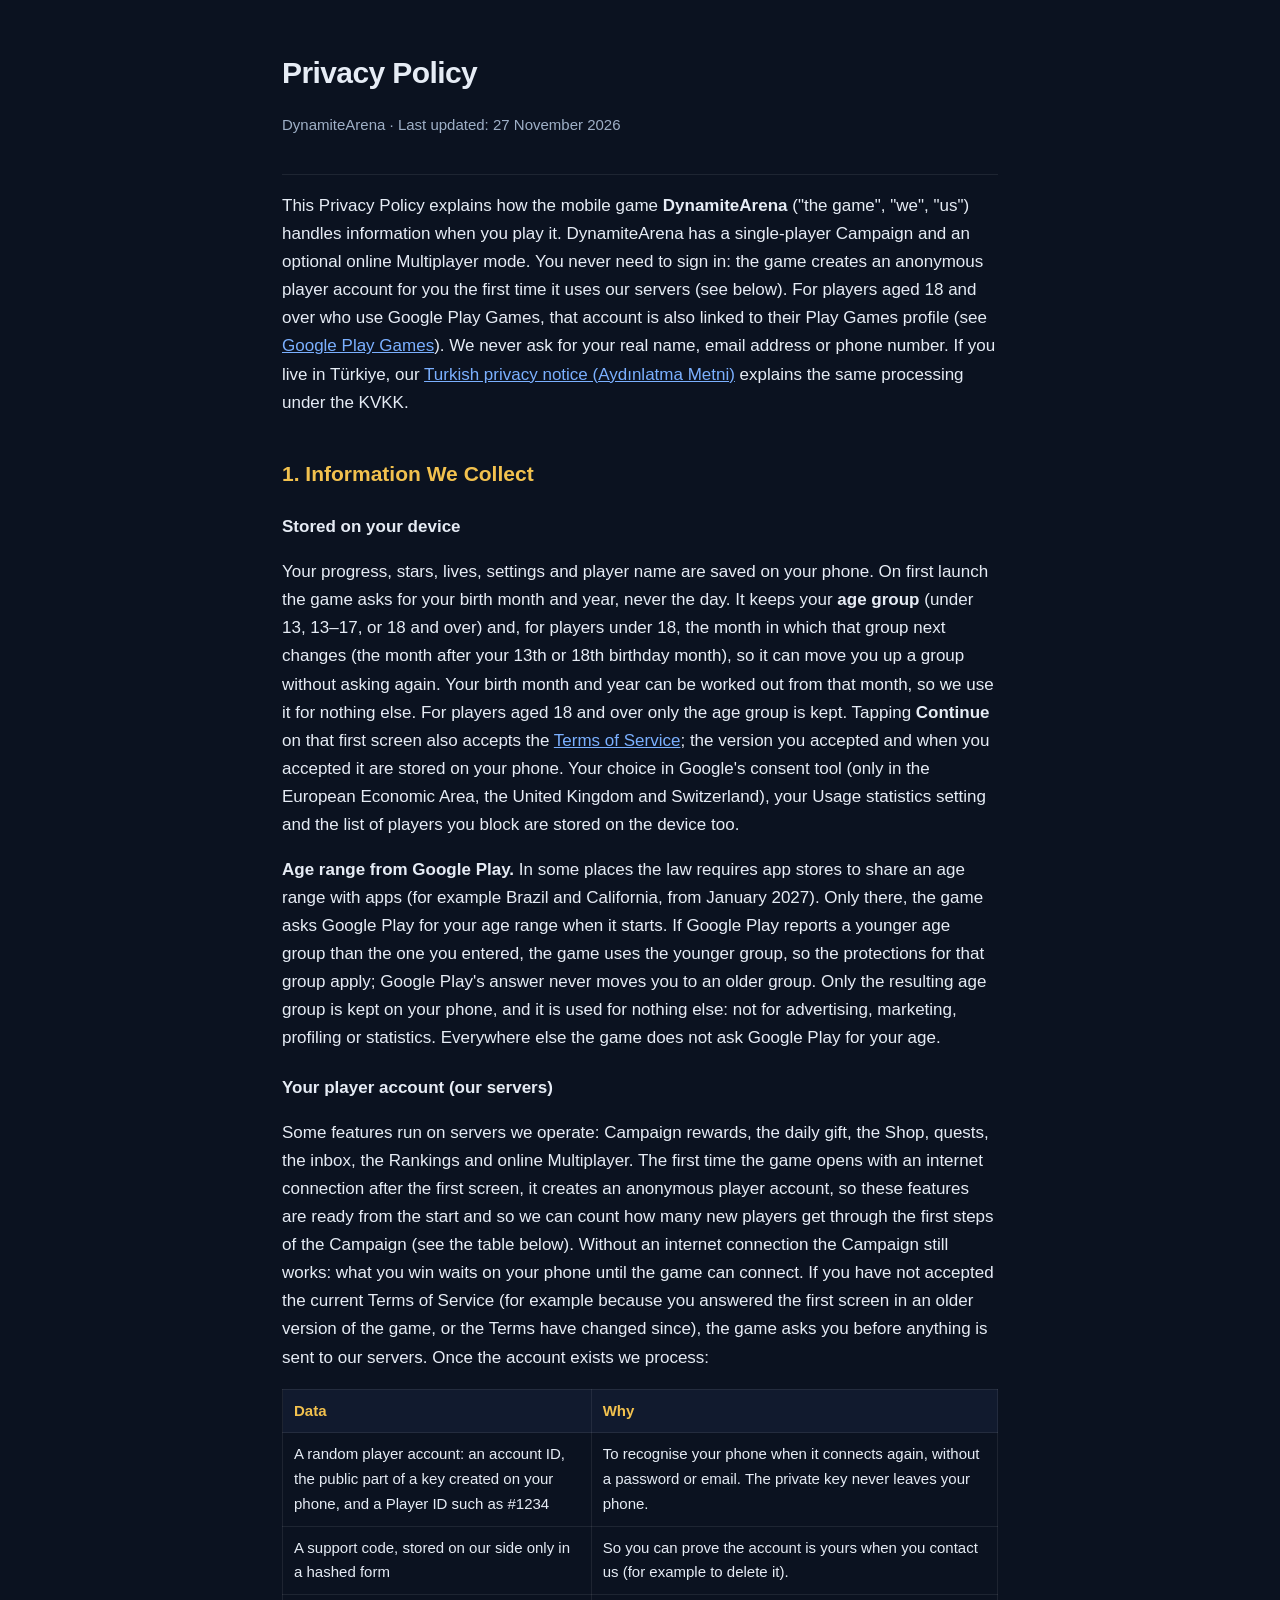
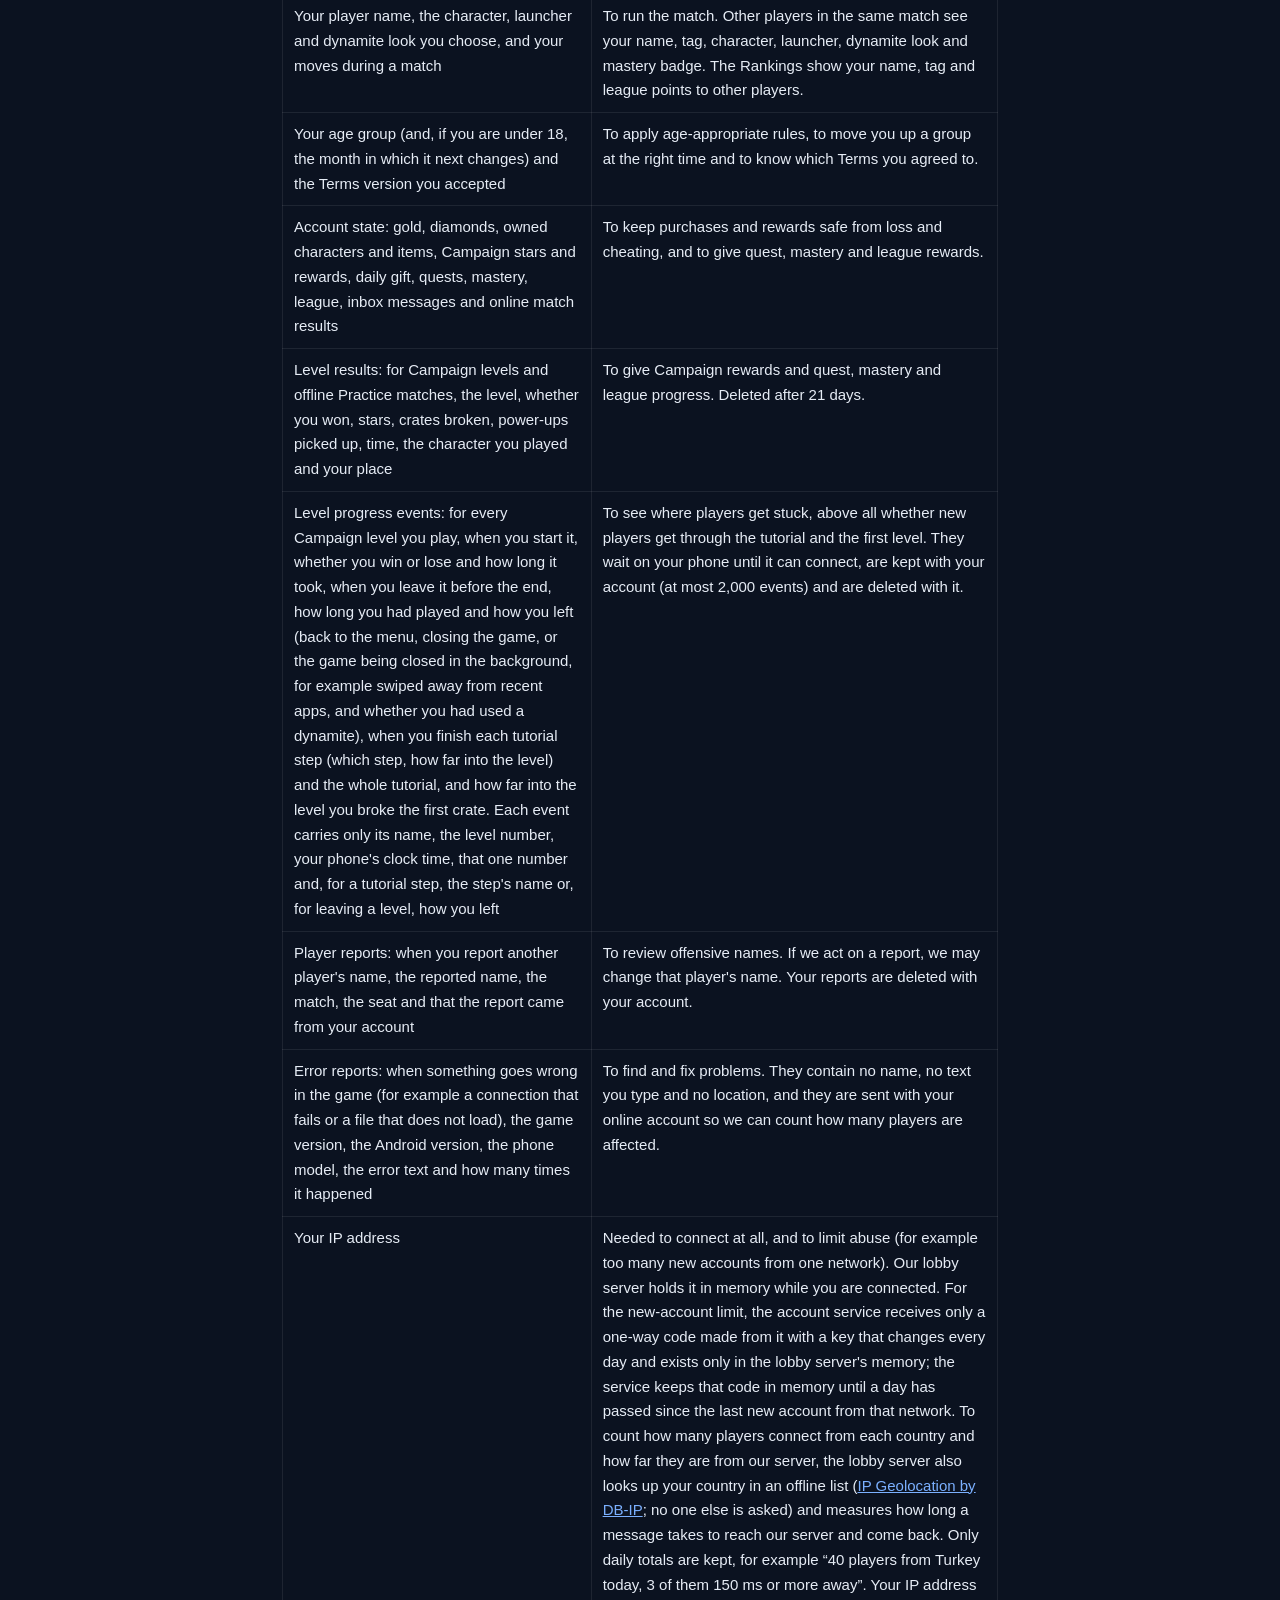
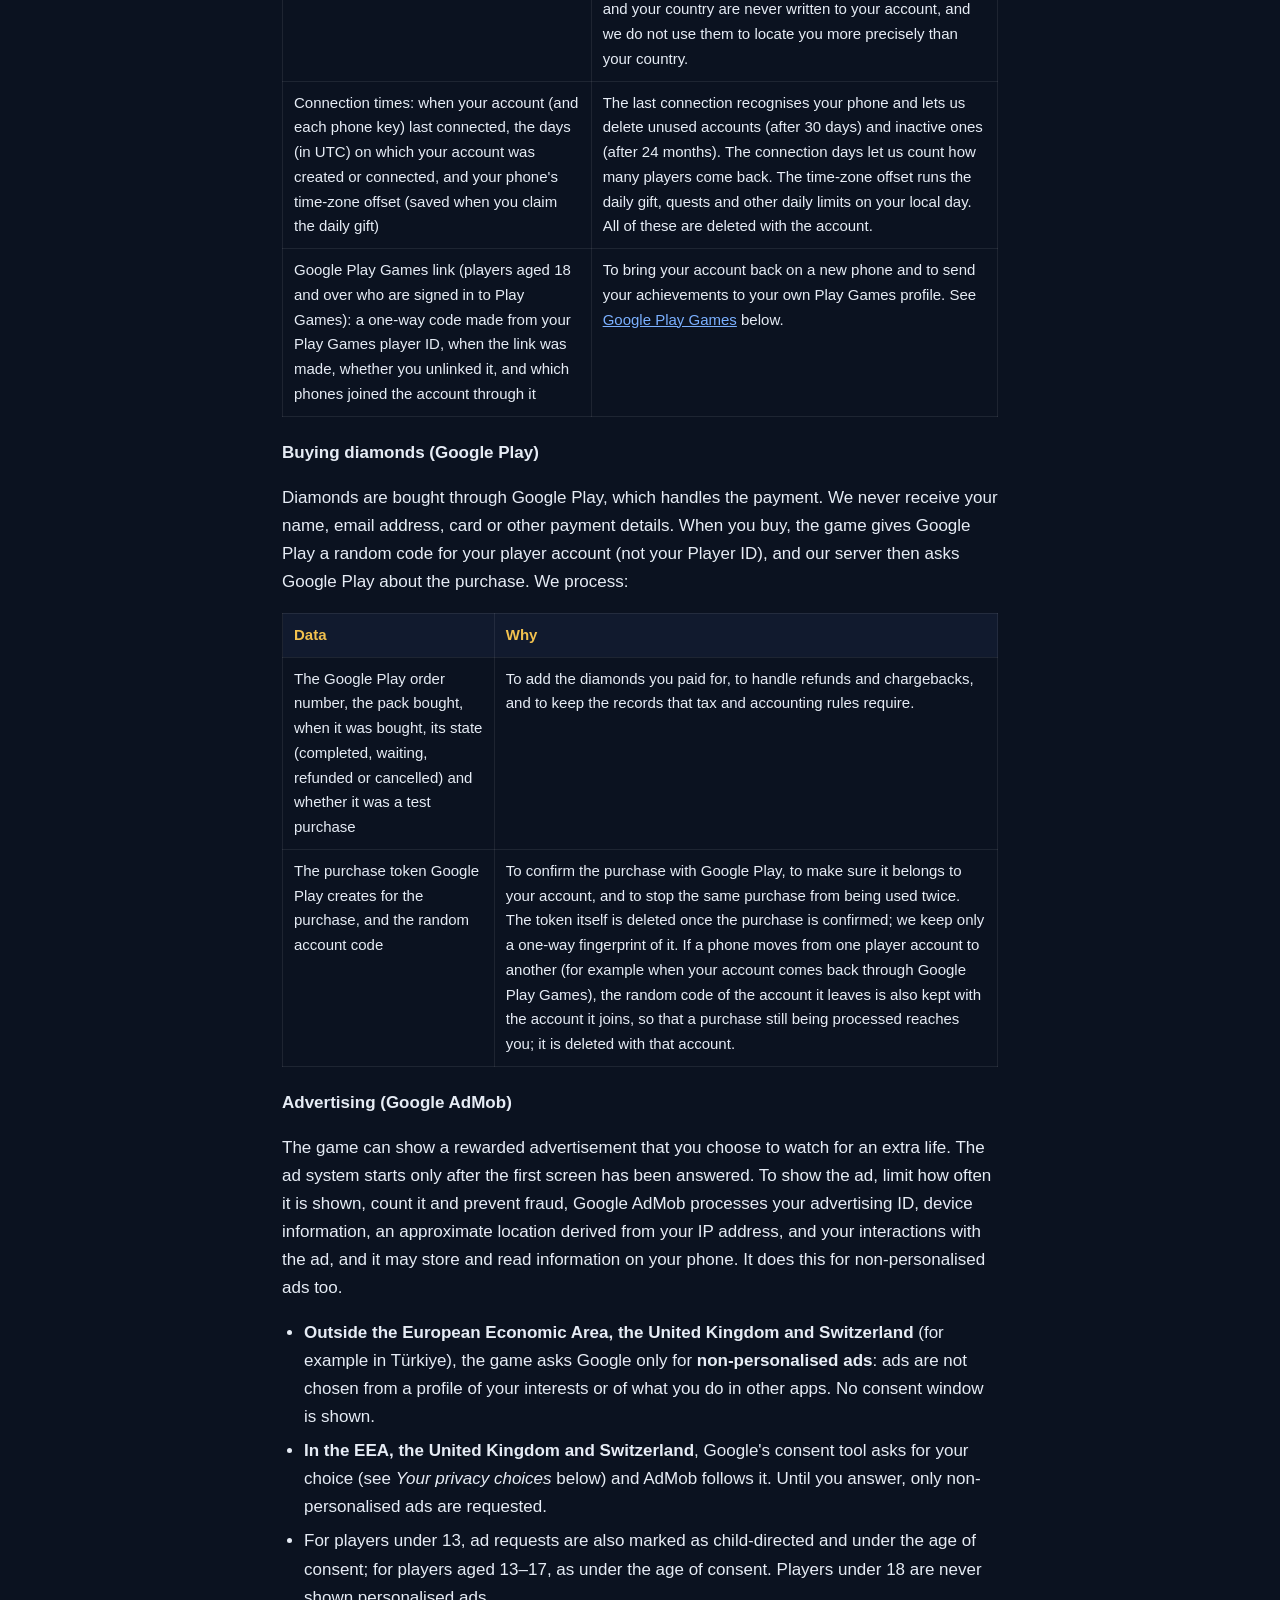
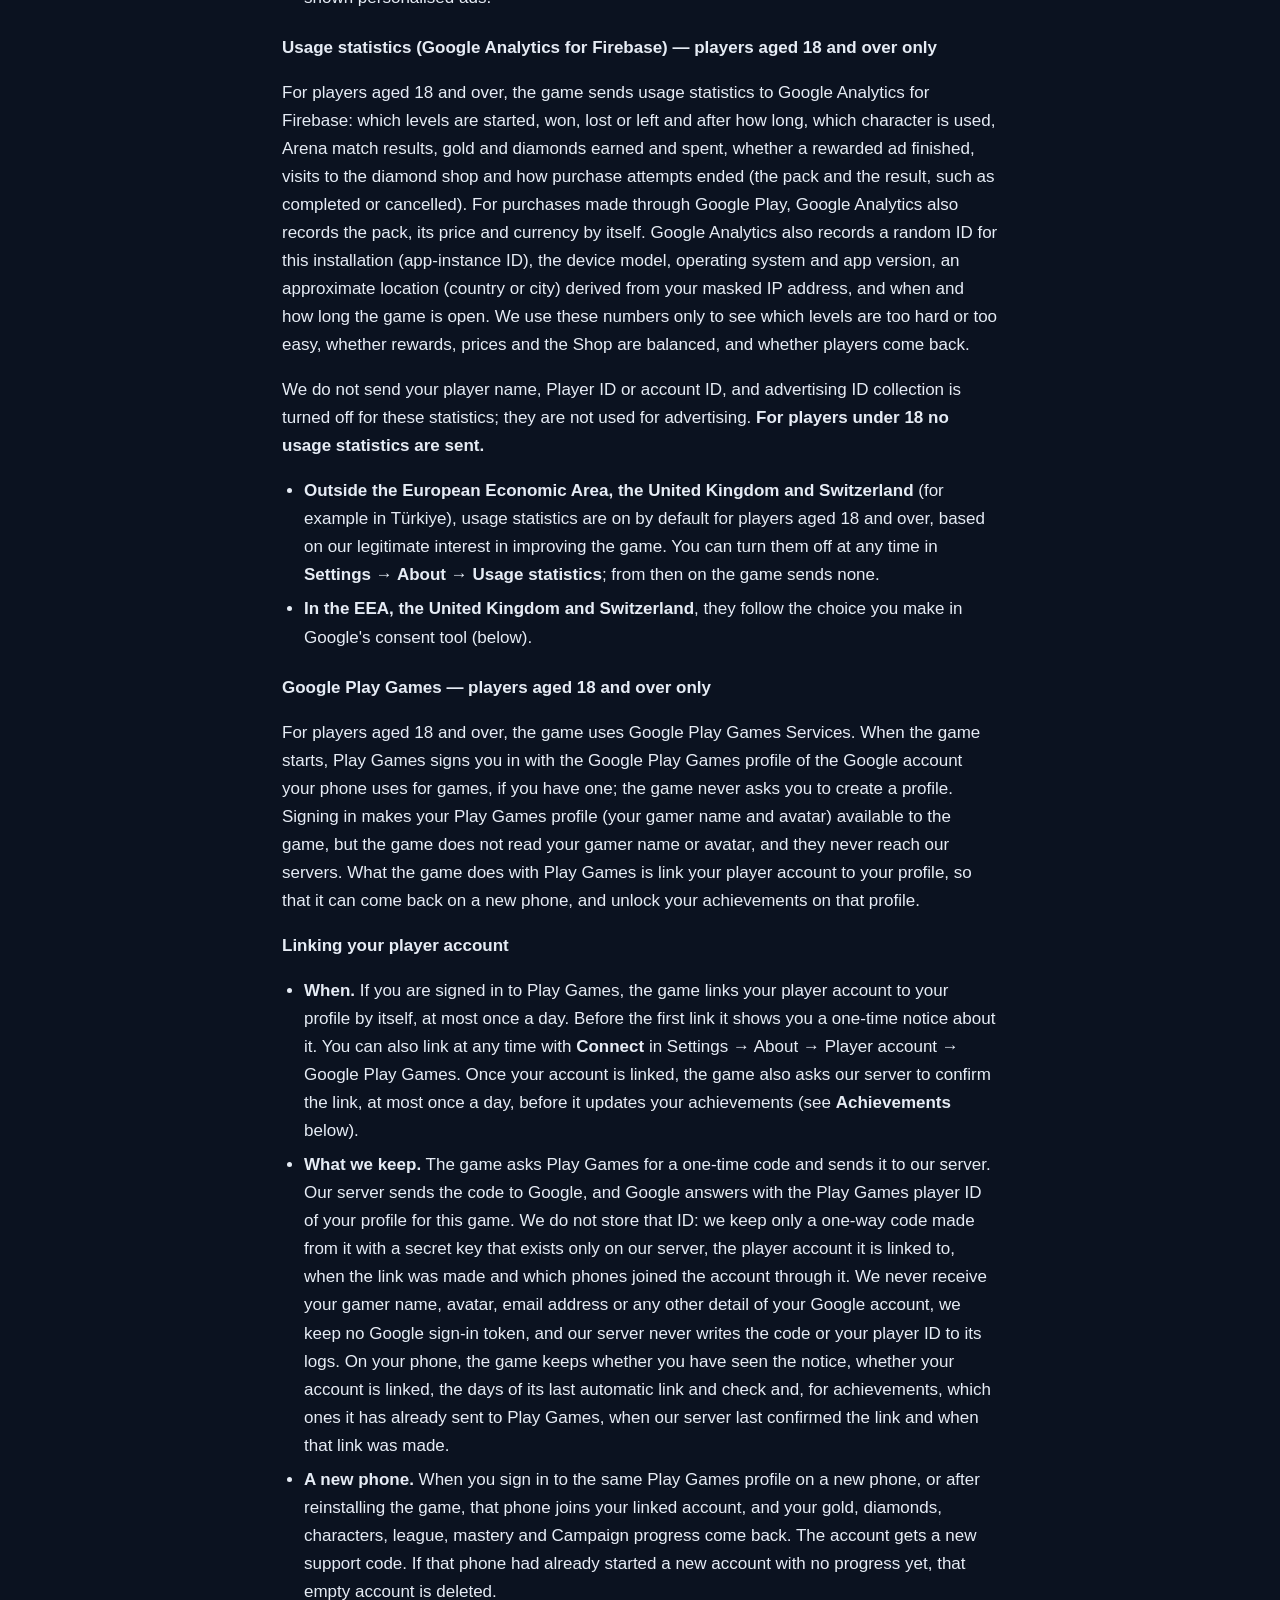
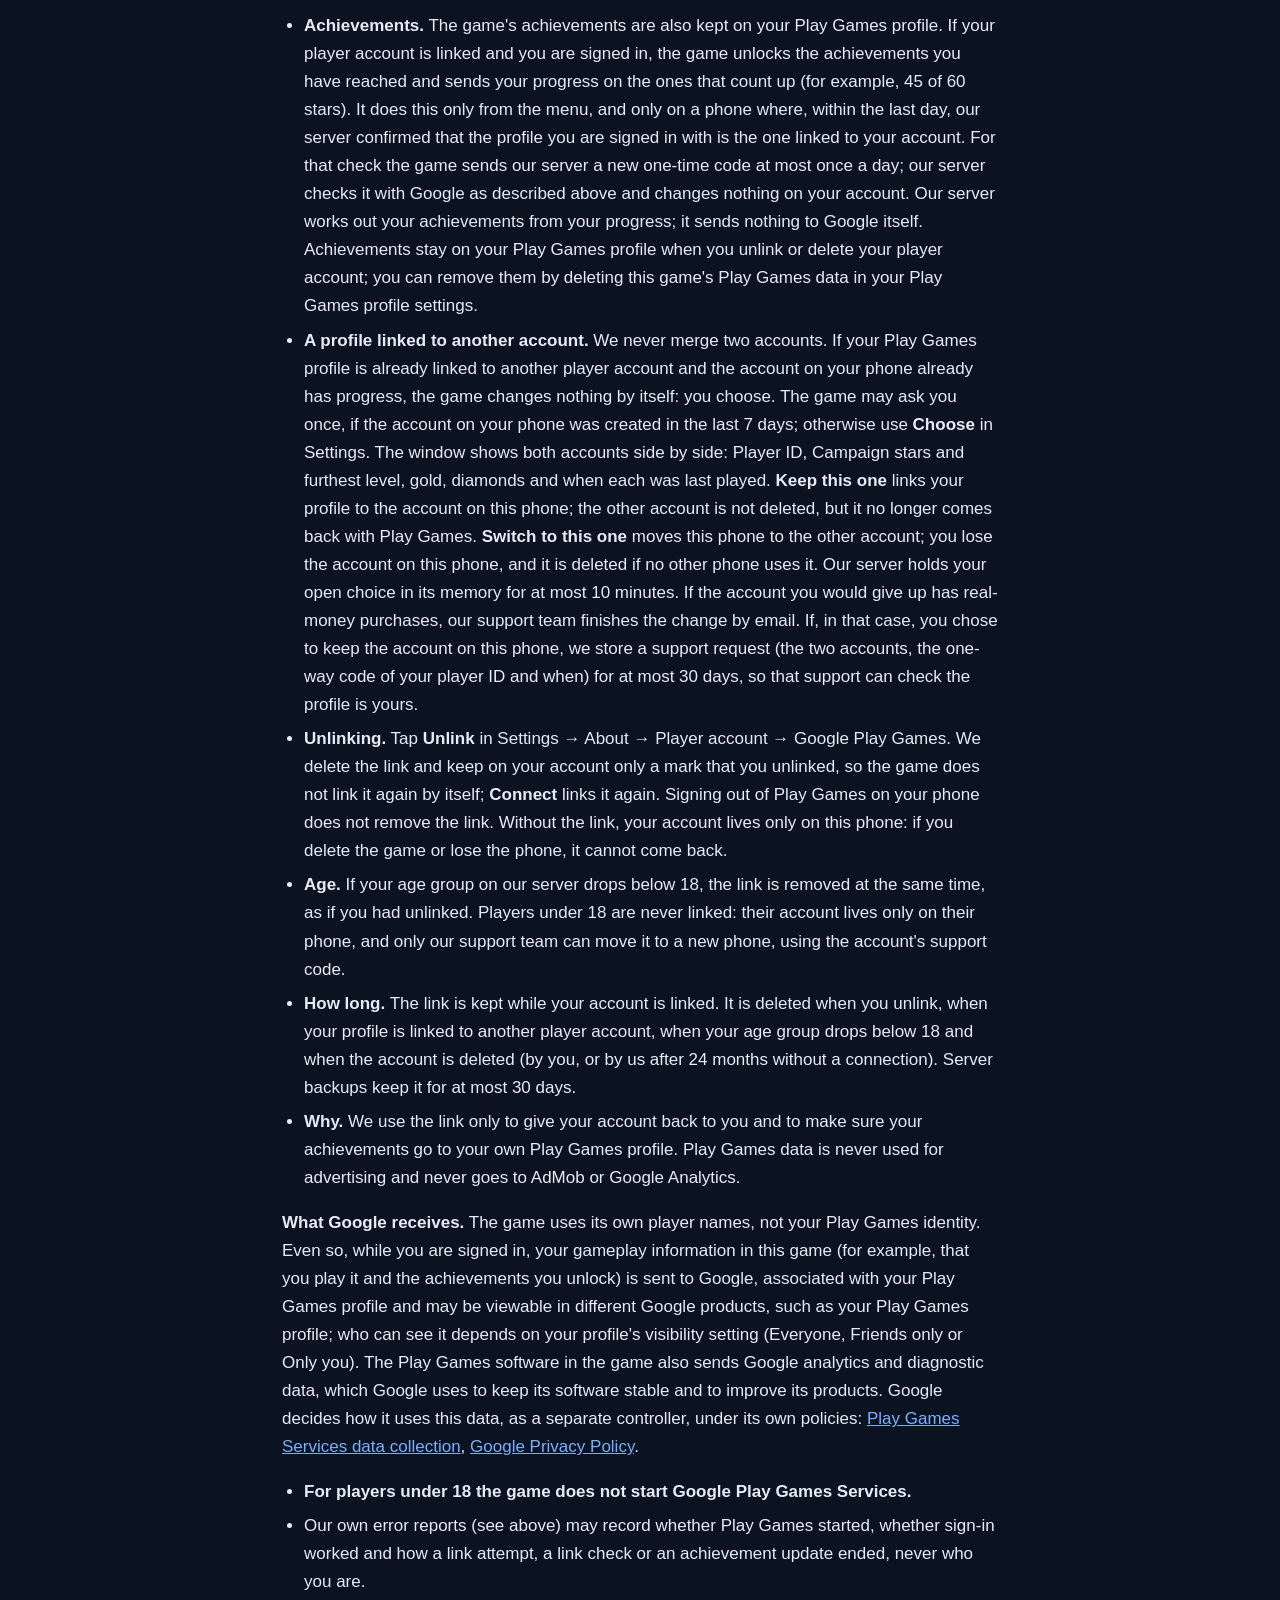
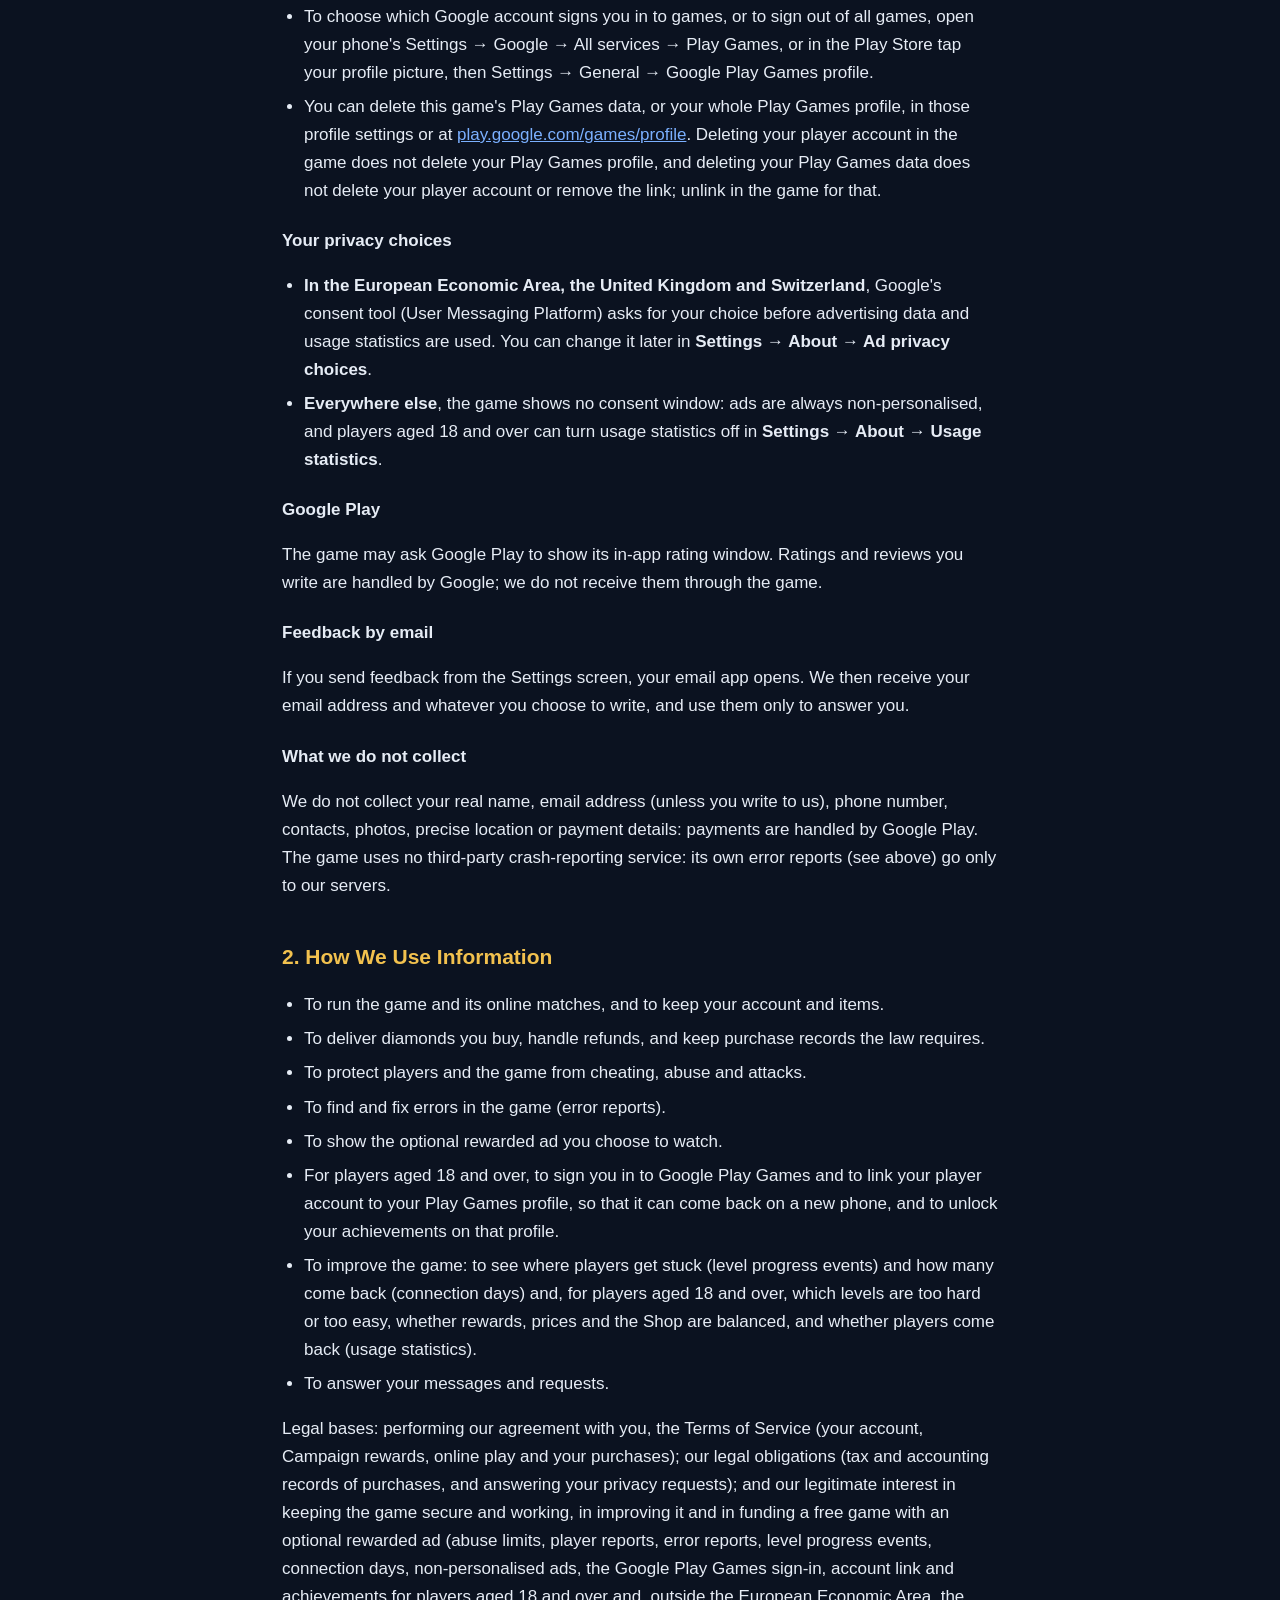
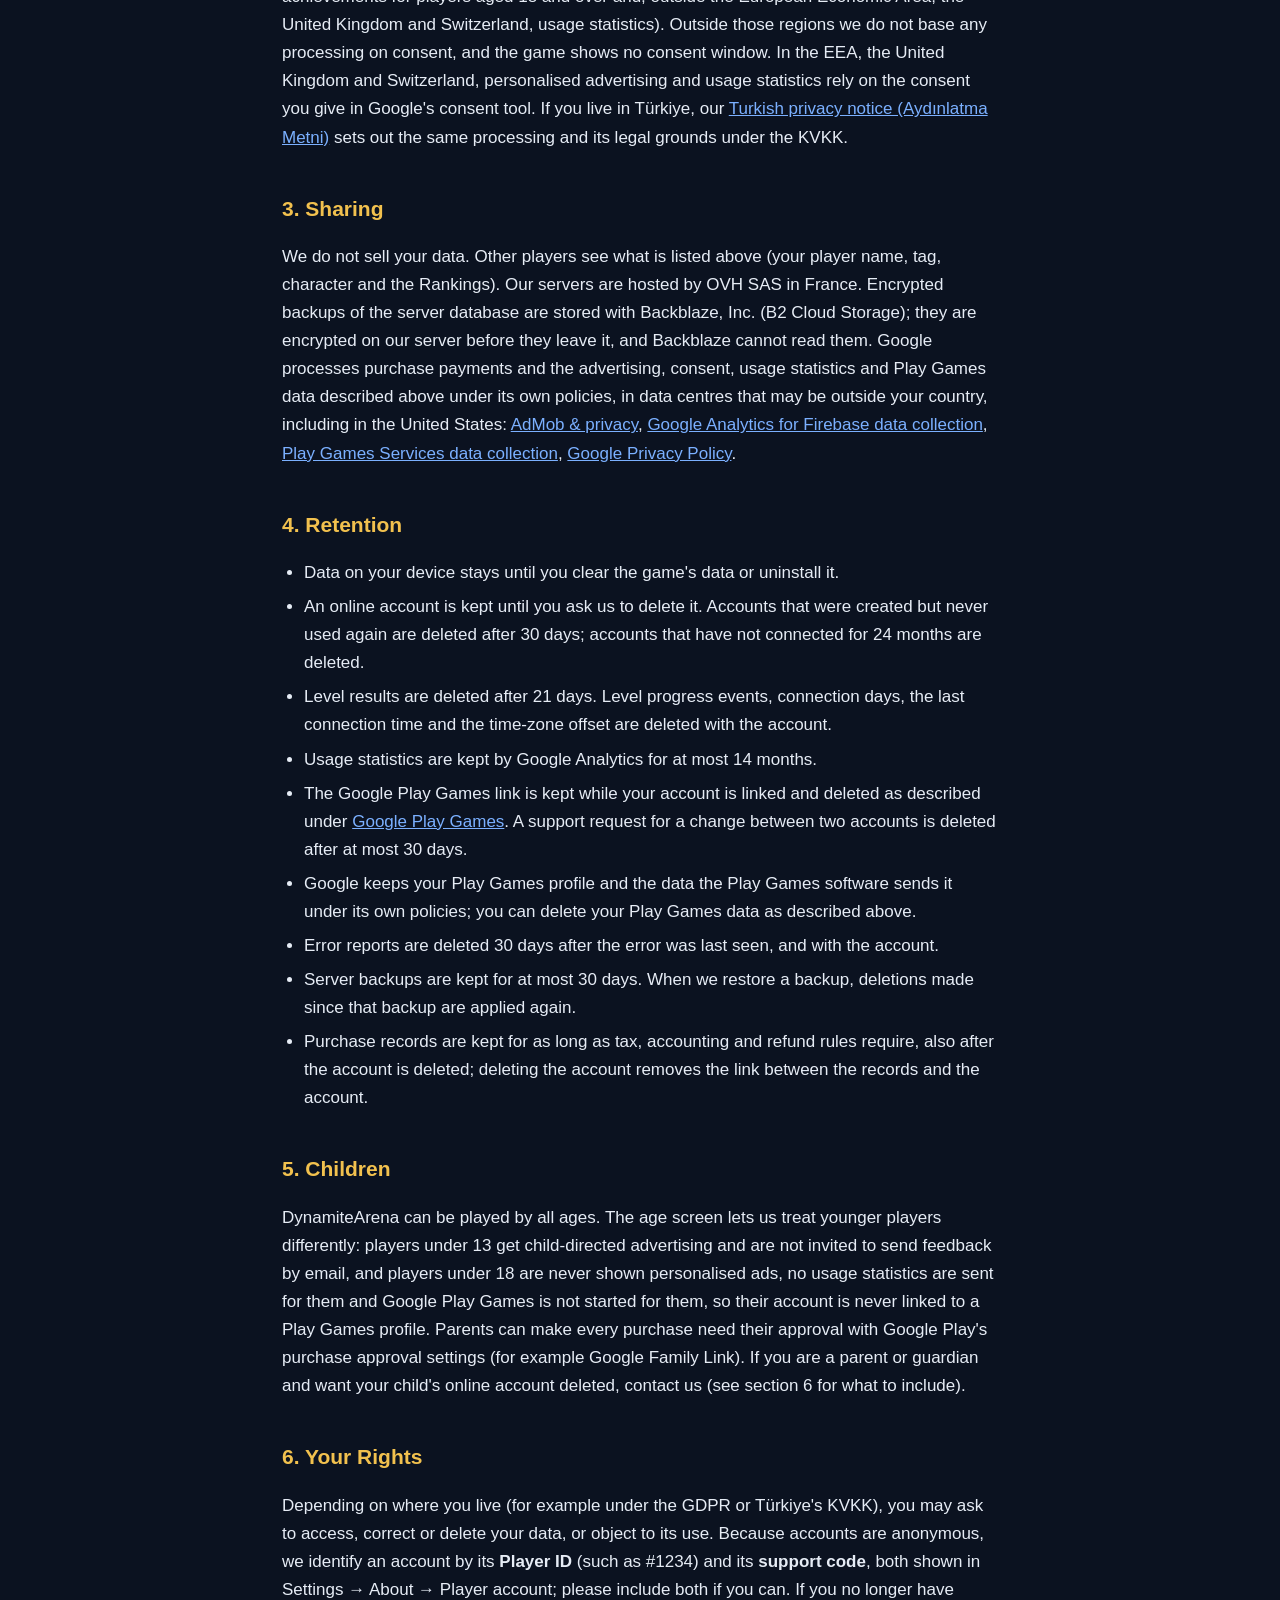
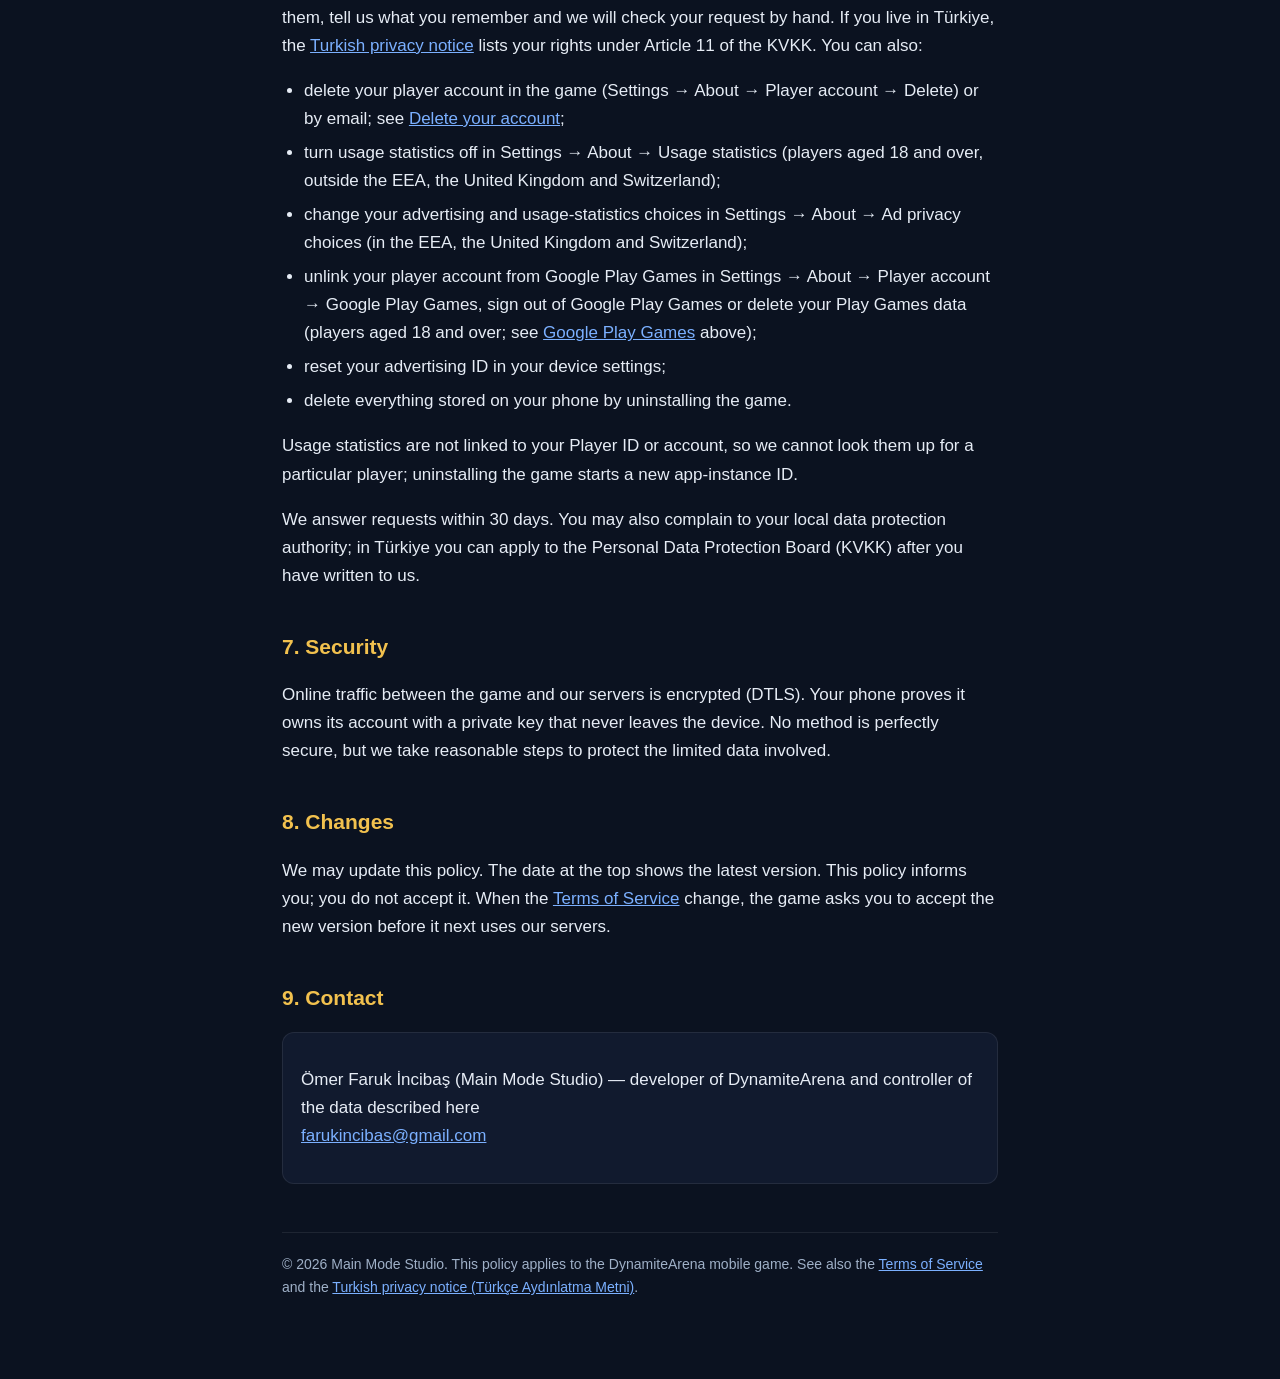
<file: dynamitearena-legal/privacy-policy.html>
<!doctype html>
<html lang="en">
  <head>
    <meta charset="utf-8" />
    <meta name="viewport" content="width=device-width, initial-scale=1" />
    <title>DynamiteArena — Privacy Policy</title>
    <style>
      :root {
        color-scheme: light dark;
        --bg: #0b1220;
        --panel: #111a2e;
        --text: #e6ecf5;
        --muted: #9fb0c7;
        --accent: #f2c14e;
        --border: rgba(255, 255, 255, 0.08);
        --link: #7bb0ff;
      }
      * { box-sizing: border-box; }
      body {
        margin: 0;
        background: var(--bg);
        color: var(--text);
        font-family: -apple-system, BlinkMacSystemFont, "Segoe UI", Roboto, Helvetica, Arial, sans-serif;
        line-height: 1.65;
        font-size: 17px;
      }
      main { max-width: 760px; margin: 0 auto; padding: 48px 22px 80px; }
      header { border-bottom: 1px solid var(--border); padding-bottom: 22px; margin-bottom: 12px; }
      h1 { font-size: 30px; margin: 0 0 6px; letter-spacing: -0.02em; }
      h2 { font-size: 21px; margin: 40px 0 10px; color: var(--accent); }
      h3 { font-size: 17px; margin: 22px 0 6px; }
      .muted { color: var(--muted); font-size: 15px; }
      a { color: var(--link); }
      ul { padding-left: 22px; }
      li { margin: 6px 0; }
      table { width: 100%; border-collapse: collapse; margin: 12px 0; font-size: 15px; display: block; overflow-x: auto; }
      th, td { border: 1px solid var(--border); padding: 9px 11px; text-align: left; vertical-align: top; }
      th { background: var(--panel); color: var(--accent); font-weight: 600; }
      .contact { background: var(--panel); border: 1px solid var(--border); border-radius: 12px; padding: 16px 18px; margin-top: 16px; }
      footer { margin-top: 48px; padding-top: 20px; border-top: 1px solid var(--border); color: var(--muted); font-size: 14px; }
    </style>
  </head>
  <body>
    <main>
      <header>
        <h1>Privacy Policy</h1>
        <p class="muted">DynamiteArena &middot; Last updated: 27 November 2026</p>
      </header>

      <p>
        This Privacy Policy explains how the mobile game <strong>DynamiteArena</strong> ("the game",
        "we", "us") handles information when you play it. DynamiteArena has a single-player Campaign
        and an optional online Multiplayer mode. You never need to sign in: the game creates an
        anonymous player account for you the first time it uses our servers (see below). For players
        aged 18 and over who use Google Play Games, that account is also linked to their Play Games
        profile (see <a href="#play-games">Google Play Games</a>). We never ask for your
        real name, email address or phone number. If you live in Türkiye, our
        <a href="privacy-policy-tr.html">Turkish privacy notice (Aydınlatma Metni)</a> explains the
        same processing under the KVKK.
      </p>

      <h2>1. Information We Collect</h2>

      <h3>Stored on your device</h3>
      <p>
        Your progress, stars, lives, settings and player name are saved on your phone. On first launch
        the game asks for your birth month and year, never the day. It keeps your <strong>age
        group</strong> (under 13, 13&ndash;17, or 18 and over) and, for players under 18, the month in
        which that group next changes (the month after your 13th or 18th birthday month), so it can
        move you up a group without asking again. Your birth month and year can be worked out from
        that month, so we use it for nothing else. For players aged 18 and over only the age group is
        kept. Tapping
        <strong>Continue</strong> on that first screen also accepts the
        <a href="terms-of-service.html">Terms of Service</a>; the version you accepted and when you
        accepted it are stored on your phone. Your choice in Google's consent tool (only in the
        European Economic Area, the United Kingdom and Switzerland), your Usage statistics setting and
        the list of players you block are stored on the device too.
      </p>

      <p>
        <strong>Age range from Google Play.</strong> In some places the law requires app stores to
        share an age range with apps (for example Brazil and California, from January 2027). Only
        there, the game asks Google Play for your age range when it starts. If Google Play reports a
        younger age group than the one you entered, the game uses the younger group, so the
        protections for that group apply; Google Play's answer never moves you to an older group.
        Only the resulting age group is kept on your phone, and it is used for nothing else: not for
        advertising, marketing, profiling or statistics. Everywhere else the game does not ask Google
        Play for your age.
      </p>

      <h3>Your player account (our servers)</h3>
      <p>
        Some features run on servers we operate: Campaign rewards, the daily gift, the Shop, quests,
        the inbox, the Rankings and online Multiplayer. The first time the game opens with an internet connection after the first screen, it
        creates an anonymous player account, so these features are ready from the start and so we can
        count how many new players get through the first steps of the Campaign (see the table below). Without an internet
        connection the Campaign still works: what you win waits on your phone until the game can
        connect. If you have not accepted the current Terms of Service (for example because you
        answered the first screen in an older version of the game, or the Terms have changed since),
        the game asks you before anything is sent to our servers. Once the account exists we
        process:
      </p>
      <table>
        <tr><th>Data</th><th>Why</th></tr>
        <tr>
          <td>A random player account: an account ID, the public part of a key created on your phone,
            and a Player ID such as #1234</td>
          <td>To recognise your phone when it connects again, without a password or email. The private
            key never leaves your phone.</td>
        </tr>
        <tr>
          <td>A support code, stored on our side only in a hashed form</td>
          <td>So you can prove the account is yours when you contact us (for example to delete it).</td>
        </tr>
        <tr>
          <td>Your player name, the character, launcher and dynamite look you choose, and your moves
            during a match</td>
          <td>To run the match. Other players in the same match see your name, tag, character, launcher,
            dynamite look and mastery badge. The Rankings show your name, tag and league
            points to other players.</td>
        </tr>
        <tr>
          <td>Your age group (and, if you are under 18, the month in which it next changes) and the
            Terms version you accepted</td>
          <td>To apply age-appropriate rules, to move you up a group at the right time and to know
            which Terms you agreed to.</td>
        </tr>
        <tr>
          <td>Account state: gold, diamonds, owned characters and items, Campaign stars and rewards,
            daily gift, quests, mastery, league, inbox messages and online match results</td>
          <td>To keep purchases and rewards safe from loss and cheating, and to give quest, mastery and
            league rewards.</td>
        </tr>
        <tr>
          <td>Level results: for Campaign levels and offline Practice matches, the level, whether you
            won, stars, crates broken, power-ups picked up, time, the character you played and your
            place</td>
          <td>To give Campaign rewards and quest, mastery and league progress. Deleted after 21
            days.</td>
        </tr>
        <tr>
          <td>Level progress events: for every Campaign level you play, when you start it, whether you
            win or lose and how long it took, when you leave it before the end, how long you had played and
            how you left (back to the menu, closing the game, or the game being closed in the background, for
            example swiped away from recent apps, and whether you had used a dynamite), when you finish each
            tutorial step (which step, how far into the level) and the whole tutorial, and how far into the
            level you broke the first crate. Each event carries only its name, the level number, your phone's
            clock time, that one number and, for a tutorial step, the step's name or, for leaving a level,
            how you left</td>
          <td>To see where players get stuck, above all whether new players get through the tutorial
            and the first level. They wait on your phone until it can connect, are kept with your
            account (at most 2,000 events) and are deleted with it.</td>
        </tr>
        <tr>
          <td>Player reports: when you report another player's name, the reported name, the match, the
            seat and that the report came from your account</td>
          <td>To review offensive names. If we act on a report, we may change that player's name. Your
            reports are deleted with your account.</td>
        </tr>
        <tr>
          <td>Error reports: when something goes wrong in the game (for example a connection that fails or
            a file that does not load), the game version, the Android version, the phone model, the
            error text and how many times it happened</td>
          <td>To find and fix problems. They contain no name, no text you type and no location, and they
            are sent with your online account so we can count how many players are affected.</td>
        </tr>
        <tr>
          <td>Your IP address</td>
          <td>Needed to connect at all, and to limit abuse (for example too many new accounts from one
            network). Our lobby server holds it in memory while you are connected. For the new-account
            limit, the account service receives only a one-way code made from it with a key that
            changes every day and exists only in the lobby server's memory; the service keeps that code
            in memory until a day has passed since the last new account from that network. To count how
            many players connect from each country and how far they are from our server, the lobby server
            also looks up your country in an offline list (<a href="https://db-ip.com">IP Geolocation by
            DB-IP</a>; no one else is asked) and measures how long a message takes to reach our server and
            come back. Only daily totals are kept, for example &ldquo;40 players from Turkey today, 3 of them
            150&nbsp;ms or more away&rdquo;. Your IP address and your country are never written to your
            account, and we do not use them to locate you more precisely than your country.</td>
        </tr>
        <tr>
          <td>Connection times: when your account (and each phone key) last connected, the days (in
            UTC) on which your account was created or connected, and your phone's time-zone offset
            (saved when you claim the daily gift)</td>
          <td>The last connection recognises your phone and lets us delete unused accounts (after 30
            days) and inactive ones (after 24 months). The connection days let us count how many
            players come back. The time-zone offset runs the daily gift, quests and other daily limits
            on your local day. All of these are deleted with the account.</td>
        </tr>
        <tr>
          <td>Google Play Games link (players aged 18 and over who are signed in to Play Games): a
            one-way code made from your Play Games player ID, when the link was made, whether you
            unlinked it, and which phones joined the account through it</td>
          <td>To bring your account back on a new phone and to send your achievements to your own
            Play Games profile. See <a href="#play-games">Google Play Games</a> below.</td>
        </tr>
      </table>

      <h3>Buying diamonds (Google Play)</h3>
      <p>
        Diamonds are bought through Google Play, which handles the payment. We never receive your name,
        email address, card or other payment details. When you buy, the game gives Google Play a random
        code for your player account (not your Player ID), and our server then asks Google Play about
        the purchase. We process:
      </p>
      <table>
        <tr><th>Data</th><th>Why</th></tr>
        <tr>
          <td>The Google Play order number, the pack bought, when it was bought, its state (completed,
            waiting, refunded or cancelled) and whether it was a test purchase</td>
          <td>To add the diamonds you paid for, to handle refunds and chargebacks, and to keep the
            records that tax and accounting rules require.</td>
        </tr>
        <tr>
          <td>The purchase token Google Play creates for the purchase, and the random account code</td>
          <td>To confirm the purchase with Google Play, to make sure it belongs to your account, and to
            stop the same purchase from being used twice. The token itself is deleted once the
            purchase is confirmed; we keep only a one-way fingerprint of it. If a phone moves from one
            player account to another (for example when your account comes back through Google Play
            Games), the random code of the account it leaves is also kept with the account it joins,
            so that a purchase still being processed reaches you; it is deleted with that
            account.</td>
        </tr>
      </table>

      <h3>Advertising (Google AdMob)</h3>
      <p>
        The game can show a rewarded advertisement that you choose to watch for an extra life. The ad
        system starts only after the first screen has been answered. To show the ad, limit how often it
        is shown, count it and prevent fraud, Google AdMob processes your advertising ID, device
        information, an approximate location derived from your IP address, and your interactions with
        the ad, and it may store and read information on your phone. It does this for
        non-personalised ads too.
      </p>
      <ul>
        <li><strong>Outside the European Economic Area, the United Kingdom and Switzerland</strong>
          (for example in Türkiye), the game asks Google only for <strong>non-personalised
          ads</strong>: ads are not chosen from a profile of your interests or of what you do in other
          apps. No consent window is shown.</li>
        <li><strong>In the EEA, the United Kingdom and Switzerland</strong>, Google's consent tool asks
          for your choice (see <em>Your privacy choices</em> below) and AdMob follows it. Until you
          answer, only non-personalised ads are requested.</li>
        <li>For players under 13, ad requests are also marked as child-directed and under the age of
          consent; for players aged 13&ndash;17, as under the age of consent. Players under 18 are
          never shown personalised ads.</li>
      </ul>

      <h3>Usage statistics (Google Analytics for Firebase) &mdash; players aged 18 and over only</h3>
      <p>
        For players aged 18 and over, the game sends usage statistics to Google Analytics for Firebase:
        which levels are started, won, lost or left and after how long, which character is used, Arena
        match results, gold and diamonds earned and spent, whether a rewarded ad finished, visits to the
        diamond shop and how purchase attempts ended (the pack and the result, such as completed or
        cancelled). For purchases made through Google Play, Google Analytics also records the pack, its
        price and currency by itself. Google Analytics also records a random ID for this installation (app-instance ID), the device model,
        operating system and app version, an approximate location (country or city) derived from your
        masked IP address, and when and how long the game is open. We use these numbers only to see which
        levels are too hard or too easy, whether rewards, prices and the Shop are balanced, and whether
        players come back.
      </p>
      <p>
        We do not send your player name, Player ID or account ID, and advertising ID collection is turned
        off for these statistics; they are not used for advertising. <strong>For players under 18 no usage
        statistics are sent.</strong>
      </p>
      <ul>
        <li><strong>Outside the European Economic Area, the United Kingdom and Switzerland</strong>
          (for example in Türkiye), usage statistics are on by default for players aged 18 and over,
          based on our legitimate interest in improving the game. You can turn them off at any time in
          <strong>Settings &rarr; About &rarr; Usage statistics</strong>; from then on the game sends
          none.</li>
        <li><strong>In the EEA, the United Kingdom and Switzerland</strong>, they follow the choice you
          make in Google's consent tool (below).</li>
      </ul>

      <h3 id="play-games">Google Play Games &mdash; players aged 18 and over only</h3>
      <p>
        For players aged 18 and over, the game uses Google Play Games Services. When the game starts,
        Play Games signs you in with the Google Play Games profile of the Google account your phone
        uses for games, if you have one; the game never asks you to create a profile. Signing in makes
        your Play Games profile (your gamer name and avatar) available to the game, but the game does
        not read your gamer name or avatar, and they never reach our servers. What the game does with
        Play Games is link your player account to your profile, so that it can come back on a new
        phone, and unlock your achievements on that profile.
      </p>
      <p><strong>Linking your player account</strong></p>
      <ul>
        <li><strong>When.</strong> If you are signed in to Play Games, the game links your player
          account to your profile by itself, at most once a day. Before the first link it shows you a
          one-time notice about it. You can also link at any time with <strong>Connect</strong> in
          Settings &rarr; About &rarr; Player account &rarr; Google Play Games. Once your account is
          linked, the game also asks our server to confirm the link, at most once a day, before it
          updates your achievements (see <strong>Achievements</strong> below).</li>
        <li><strong>What we keep.</strong> The game asks Play Games for a one-time code and sends it to
          our server. Our server sends the code to Google, and Google answers with the Play Games player
          ID of your profile for this game. We do not store that ID: we keep only a one-way code made
          from it with a secret key that exists only on our server, the player account it is linked to,
          when the link was made and which phones joined the account through it. We never receive your
          gamer name, avatar, email address or any other detail of your Google account, we keep no
          Google sign-in token, and our server never writes the code or your player ID to its logs. On
          your phone, the game keeps whether you have seen the notice, whether your account is linked,
          the days of its last automatic link and check and, for achievements, which ones it has
          already sent to Play Games, when our server last confirmed the link and when that link was
          made.</li>
        <li><strong>A new phone.</strong> When you sign in to the same Play Games profile on a new
          phone, or after reinstalling the game, that phone joins your linked account, and your gold,
          diamonds, characters, league, mastery and Campaign progress come back. The account gets a new
          support code. If that phone had already started a new account with no progress yet, that
          empty account is deleted.</li>
        <li><strong>Achievements.</strong> The game's achievements are also kept on your Play Games
          profile. If your player account is linked and you are signed in, the game unlocks the
          achievements you have reached and sends your progress on the ones that count up (for
          example, 45 of 60 stars). It does this only from the menu, and only on a phone where, within
          the last day, our server confirmed that the profile you are signed in with is the one linked
          to your account. For that check the game sends our server a new one-time code at most once a
          day; our server checks it with Google as described above and changes nothing on your
          account. Our server works out your achievements from your progress; it sends nothing to
          Google itself. Achievements stay on your Play Games profile when you unlink or delete your
          player account; you can remove them by deleting this game's Play Games data in your Play
          Games profile settings.</li>
        <li><strong>A profile linked to another account.</strong> We never merge two accounts. If your
          Play Games profile is already linked to another player account and the account on your phone
          already has progress, the game changes nothing by itself: you choose. The game may ask you
          once, if the account on your phone was created in the last 7 days; otherwise use
          <strong>Choose</strong> in Settings. The window shows both accounts side by side: Player ID,
          Campaign stars and furthest level, gold, diamonds and when each was last played.
          <strong>Keep this one</strong> links your profile to the account on this phone; the other
          account is not deleted, but it no longer comes back with Play Games. <strong>Switch to this
          one</strong> moves this phone to the other account; you lose the account on this phone, and
          it is deleted if no other phone uses it. Our server holds your open choice in its memory for
          at most 10 minutes. If the account you would give up has real-money purchases, our support
          team finishes the change by email. If, in that case, you chose to keep the account on this
          phone, we store a support request (the two accounts, the one-way code of your player ID and
          when) for at most 30 days, so that support can check the profile is yours.</li>
        <li><strong>Unlinking.</strong> Tap <strong>Unlink</strong> in Settings &rarr; About &rarr;
          Player account &rarr; Google Play Games. We delete the link and keep on your account only a
          mark that you unlinked, so the game does not link it again by itself; <strong>Connect</strong>
          links it again. Signing out of Play Games on your phone does not remove the link. Without the
          link, your account lives only on this phone: if you delete the game or lose the phone, it
          cannot come back.</li>
        <li><strong>Age.</strong> If your age group on our server drops below 18, the link is removed
          at the same time, as if you had unlinked. Players under 18 are never linked: their account
          lives only on their phone, and only our support team can move it to a new phone, using the
          account's support code.</li>
        <li><strong>How long.</strong> The link is kept while your account is linked. It is deleted
          when you unlink, when your profile is linked to another player account, when your age group
          drops below 18 and when the account is deleted (by you, or by us after 24 months without a
          connection). Server backups keep it for at most 30 days.</li>
        <li><strong>Why.</strong> We use the link only to give your account back to you and to make
          sure your achievements go to your own Play Games profile. Play Games data is never used for
          advertising and never goes to AdMob or Google Analytics.</li>
      </ul>
      <p>
        <strong>What Google receives.</strong> The game uses its own player names, not your Play Games
        identity. Even so, while you are signed in, your gameplay information in this game (for
        example, that you play it and the achievements you unlock) is sent to Google, associated with
        your Play Games profile and may
        be viewable in different Google products, such as your Play Games profile; who can see it
        depends on your profile's visibility setting (Everyone, Friends only or Only you). The Play
        Games software in the game also sends Google analytics and diagnostic data, which Google uses
        to keep its software stable and to improve its products. Google decides how it uses this data,
        as a separate controller, under its own policies:
        <a href="https://developer.android.com/games/pgs/data-collection">Play Games Services data collection</a>,
        <a href="https://policies.google.com/privacy">Google Privacy Policy</a>.
      </p>
      <ul>
        <li><strong>For players under 18 the game does not start Google Play Games Services.</strong></li>
        <li>Our own error reports (see above) may record whether Play Games started, whether sign-in
          worked and how a link attempt, a link check or an achievement update ended, never who you
          are.</li>
        <li>To choose which Google account signs you in to games, or to sign out of all games, open
          your phone's Settings &rarr; Google &rarr; All services &rarr; Play Games, or in the Play
          Store tap your profile picture, then Settings &rarr; General &rarr; Google Play Games
          profile.</li>
        <li>You can delete this game's Play Games data, or your whole Play Games profile, in those
          profile settings or at
          <a href="https://play.google.com/games/profile">play.google.com/games/profile</a>. Deleting
          your player account in the game does not delete your Play Games profile, and deleting your
          Play Games data does not delete your player account or remove the link; unlink in the game
          for that.</li>
      </ul>

      <h3>Your privacy choices</h3>
      <ul>
        <li><strong>In the European Economic Area, the United Kingdom and Switzerland</strong>, Google's
          consent tool (User Messaging Platform) asks for your choice before advertising data and usage
          statistics are used. You can change it later in
          <strong>Settings &rarr; About &rarr; Ad privacy choices</strong>.</li>
        <li><strong>Everywhere else</strong>, the game shows no consent window: ads are always
          non-personalised, and players aged 18 and over can turn usage statistics off in
          <strong>Settings &rarr; About &rarr; Usage statistics</strong>.</li>
      </ul>

      <h3>Google Play</h3>
      <p>
        The game may ask Google Play to show its in-app rating window. Ratings and reviews you write are
        handled by Google; we do not receive them through the game.
      </p>

      <h3>Feedback by email</h3>
      <p>
        If you send feedback from the Settings screen, your email app opens. We then receive your email
        address and whatever you choose to write, and use them only to answer you.
      </p>

      <h3>What we do not collect</h3>
      <p>
        We do not collect your real name, email address (unless you write to us), phone number,
        contacts, photos, precise location or payment details: payments are handled by Google Play. The
        game uses no third-party crash-reporting service: its own error reports (see above) go only to
        our servers.
      </p>

      <h2>2. How We Use Information</h2>
      <ul>
        <li>To run the game and its online matches, and to keep your account and items.</li>
        <li>To deliver diamonds you buy, handle refunds, and keep purchase records the law requires.</li>
        <li>To protect players and the game from cheating, abuse and attacks.</li>
        <li>To find and fix errors in the game (error reports).</li>
        <li>To show the optional rewarded ad you choose to watch.</li>
        <li>For players aged 18 and over, to sign you in to Google Play Games and to link your player
          account to your Play Games profile, so that it can come back on a new phone, and to unlock
          your achievements on that profile.</li>
        <li>To improve the game: to see where players get stuck (level progress events) and how many
          come back (connection days) and, for players aged 18 and over, which levels are too hard or
          too easy, whether rewards, prices and the Shop are balanced, and whether players come back
          (usage statistics).</li>
        <li>To answer your messages and requests.</li>
      </ul>
      <p>
        Legal bases: performing our agreement with you, the Terms of Service (your account, Campaign
        rewards, online play and your purchases); our legal obligations (tax and accounting records of
        purchases, and answering your privacy requests); and our legitimate interest in keeping the game
        secure and working, in improving it and in funding a free game with an optional rewarded ad
        (abuse limits, player reports, error reports, level progress events, connection days,
        non-personalised ads, the Google Play Games sign-in, account link and achievements for players
        aged 18 and over and, outside
        the European Economic Area, the United Kingdom and Switzerland, usage statistics).
        Outside those regions we do not base any processing on consent, and the game shows no consent
        window. In the EEA, the United Kingdom and Switzerland, personalised advertising and usage
        statistics rely on the consent you give in Google's consent tool. If you live in Türkiye, our
        <a href="privacy-policy-tr.html">Turkish privacy notice (Aydınlatma Metni)</a> sets out the
        same processing and its legal grounds under the KVKK.
      </p>

      <h2>3. Sharing</h2>
      <p>
        We do not sell your data. Other players see what is listed above (your player name, tag,
        character and the Rankings). Our servers are hosted by OVH SAS in France. Encrypted backups of
        the server database are stored with Backblaze, Inc. (B2 Cloud Storage); they are encrypted on
        our server before they leave it, and Backblaze cannot read them. Google processes purchase
        payments and the advertising, consent, usage statistics and Play Games data described above
        under its own policies, in data centres that may be outside your country, including in the
        United States:
        <a href="https://support.google.com/admob/answer/6128543">AdMob &amp; privacy</a>,
        <a href="https://support.google.com/analytics/answer/11582702">Google Analytics for Firebase data collection</a>,
        <a href="https://developer.android.com/games/pgs/data-collection">Play Games Services data collection</a>,
        <a href="https://policies.google.com/privacy">Google Privacy Policy</a>.
      </p>

      <h2>4. Retention</h2>
      <ul>
        <li>Data on your device stays until you clear the game's data or uninstall it.</li>
        <li>An online account is kept until you ask us to delete it. Accounts that were created but
          never used again are deleted after 30 days; accounts that have not connected for 24 months are
          deleted.</li>
        <li>Level results are deleted after 21 days. Level progress events, connection days, the
          last connection time and the time-zone offset are deleted with the account.</li>
        <li>Usage statistics are kept by Google Analytics for at most 14 months.</li>
        <li>The Google Play Games link is kept while your account is linked and deleted as described
          under <a href="#play-games">Google Play Games</a>. A support request for a change between two
          accounts is deleted after at most 30 days.</li>
        <li>Google keeps your Play Games profile and the data the Play Games software sends it under
          its own policies; you can delete your Play Games data as described above.</li>
        <li>Error reports are deleted 30 days after the error was last seen, and with the account.</li>
        <li>Server backups are kept for at most 30 days. When we restore a backup, deletions made since
          that backup are applied again.</li>
        <li>Purchase records are kept for as long as tax, accounting and refund rules require, also
          after the account is deleted; deleting the account removes the link between the records and
          the account.</li>
      </ul>

      <h2>5. Children</h2>
      <p>
        DynamiteArena can be played by all ages. The age screen lets us treat younger players
        differently: players under 13 get child-directed advertising and are not invited to send
        feedback by email, and players under 18 are never shown personalised ads, no usage
        statistics are sent for them and Google Play Games is not started for them, so their account
        is never linked to a Play Games profile. Parents can make
        every purchase need their approval with Google Play's purchase approval settings (for example
        Google Family Link). If you are a parent or guardian and want your child's online account
        deleted, contact us (see section 6 for what to include).
      </p>

      <h2>6. Your Rights</h2>
      <p>
        Depending on where you live (for example under the GDPR or Türkiye's KVKK), you may ask to
        access, correct or delete your data, or object to its use. Because accounts are anonymous, we
        identify an account by its <strong>Player ID</strong> (such as #1234) and its
        <strong>support code</strong>, both shown in Settings &rarr; About &rarr; Player account; please
        include both if you can. If you no longer have them, tell us what you remember and we will check
        your request by hand. If you live in Türkiye, the
        <a href="privacy-policy-tr.html">Turkish privacy notice</a> lists your rights under Article 11
        of the KVKK. You can also:
      </p>
      <ul>
        <li>delete your player account in the game (Settings &rarr; About &rarr; Player account &rarr;
          Delete) or by email; see <a href="delete-account.html">Delete your account</a>;</li>
        <li>turn usage statistics off in Settings &rarr; About &rarr; Usage statistics (players aged
          18 and over, outside the EEA, the United Kingdom and Switzerland);</li>
        <li>change your advertising and usage-statistics choices in Settings &rarr; About &rarr; Ad
          privacy choices (in the EEA, the United Kingdom and Switzerland);</li>
        <li>unlink your player account from Google Play Games in Settings &rarr; About &rarr; Player
          account &rarr; Google Play Games, sign out of Google Play Games or delete your Play Games
          data (players aged 18 and over; see <a href="#play-games">Google Play Games</a> above);</li>
        <li>reset your advertising ID in your device settings;</li>
        <li>delete everything stored on your phone by uninstalling the game.</li>
      </ul>
      <p>
        Usage statistics are not linked to your Player ID or account, so we cannot look them up for a
        particular player; uninstalling the game starts a new app-instance ID.
      </p>
      <p>
        We answer requests within 30 days. You may also complain to your local data protection
        authority; in Türkiye you can apply to the Personal Data Protection Board (KVKK) after you
        have written to us.
      </p>

      <h2>7. Security</h2>
      <p>
        Online traffic between the game and our servers is encrypted (DTLS). Your phone proves it owns
        its account with a private key that never leaves the device. No method is perfectly secure, but
        we take reasonable steps to protect the limited data involved.
      </p>

      <h2>8. Changes</h2>
      <p>
        We may update this policy. The date at the top shows the latest version. This policy informs
        you; you do not accept it. When the <a href="terms-of-service.html">Terms of Service</a>
        change, the game asks you to accept the new version before it next uses our servers.
      </p>

      <h2>9. Contact</h2>
      <div class="contact">
        <p>
          Ömer Faruk İncibaş (Main Mode Studio) &mdash; developer of DynamiteArena and controller of
          the data described here<br />
          <a href="mailto:farukincibas@gmail.com">farukincibas@gmail.com</a>
        </p>
      </div>

      <footer>
        &copy; 2026 Main Mode Studio. This policy applies to the DynamiteArena mobile game.
        See also the <a href="terms-of-service.html">Terms of Service</a> and the
        <a href="privacy-policy-tr.html">Turkish privacy notice (Türkçe Aydınlatma Metni)</a>.
      </footer>
    </main>
  </body>
</html>
</file>
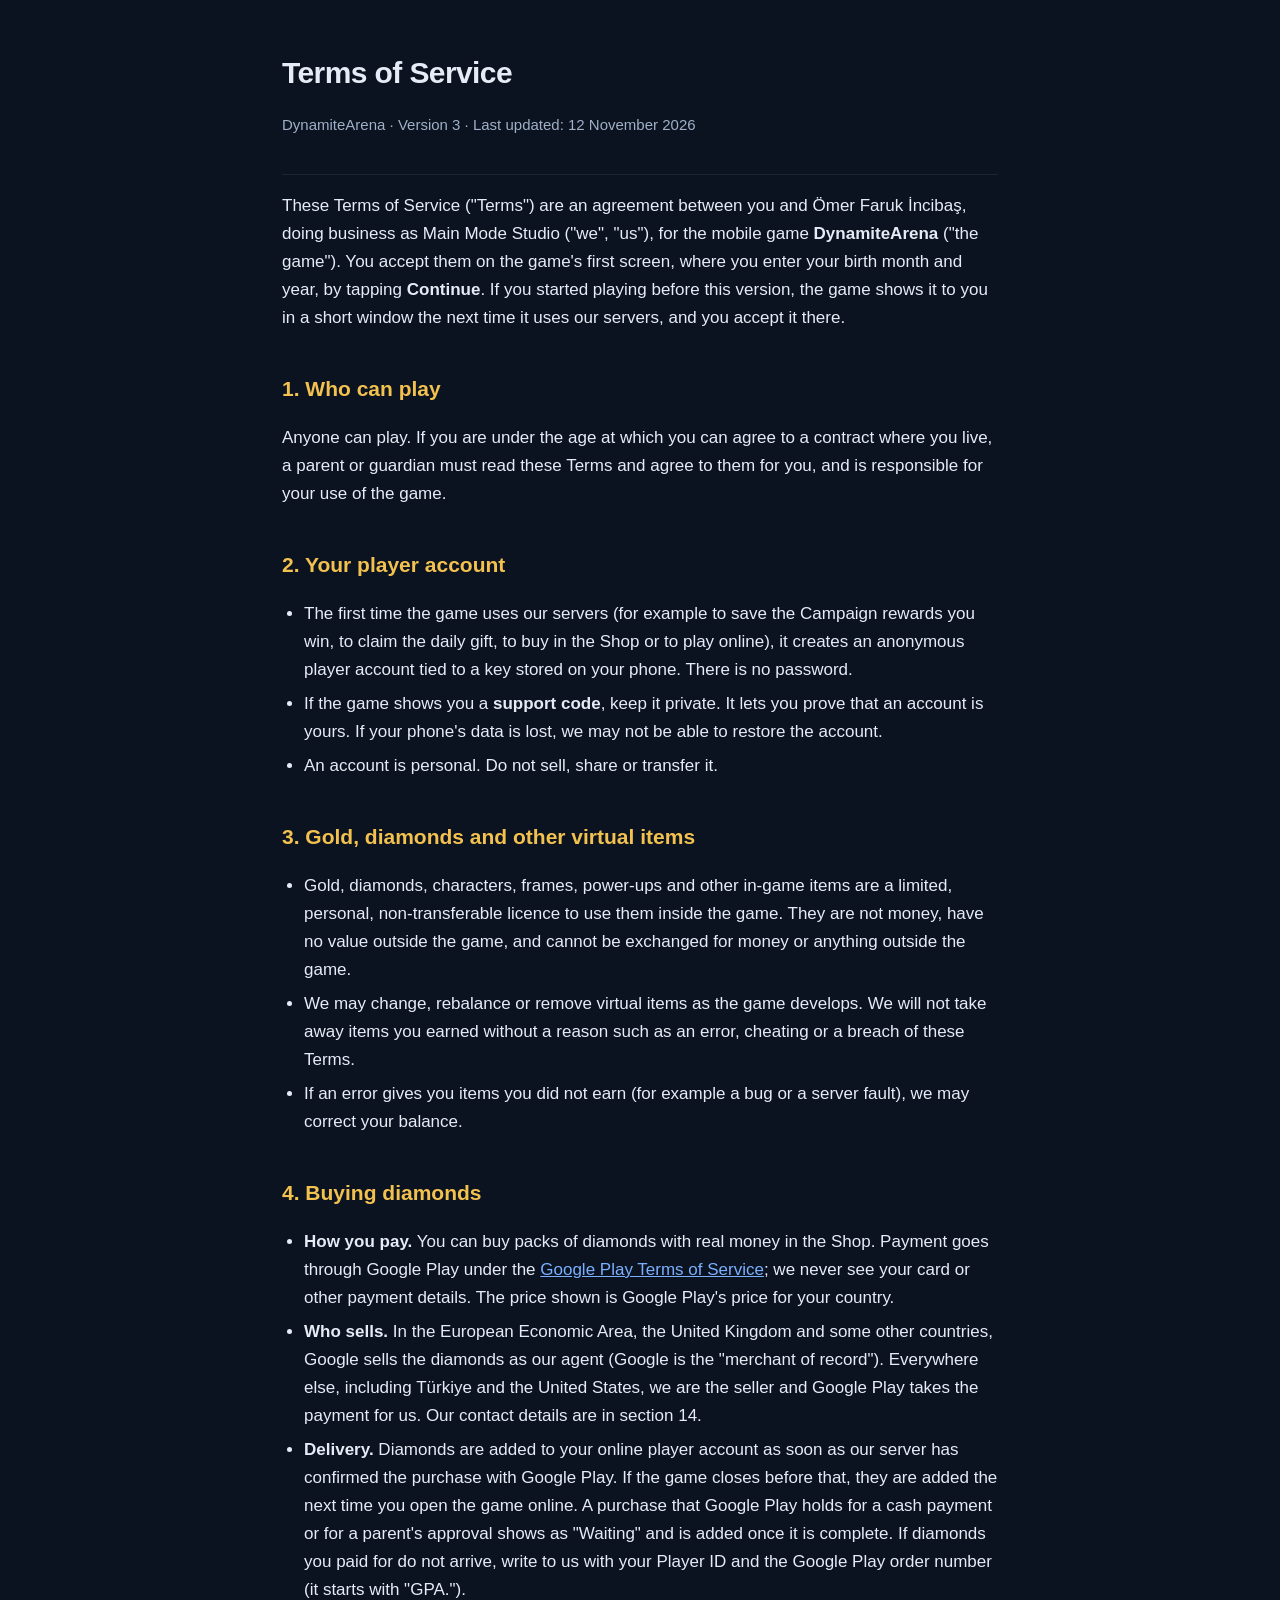
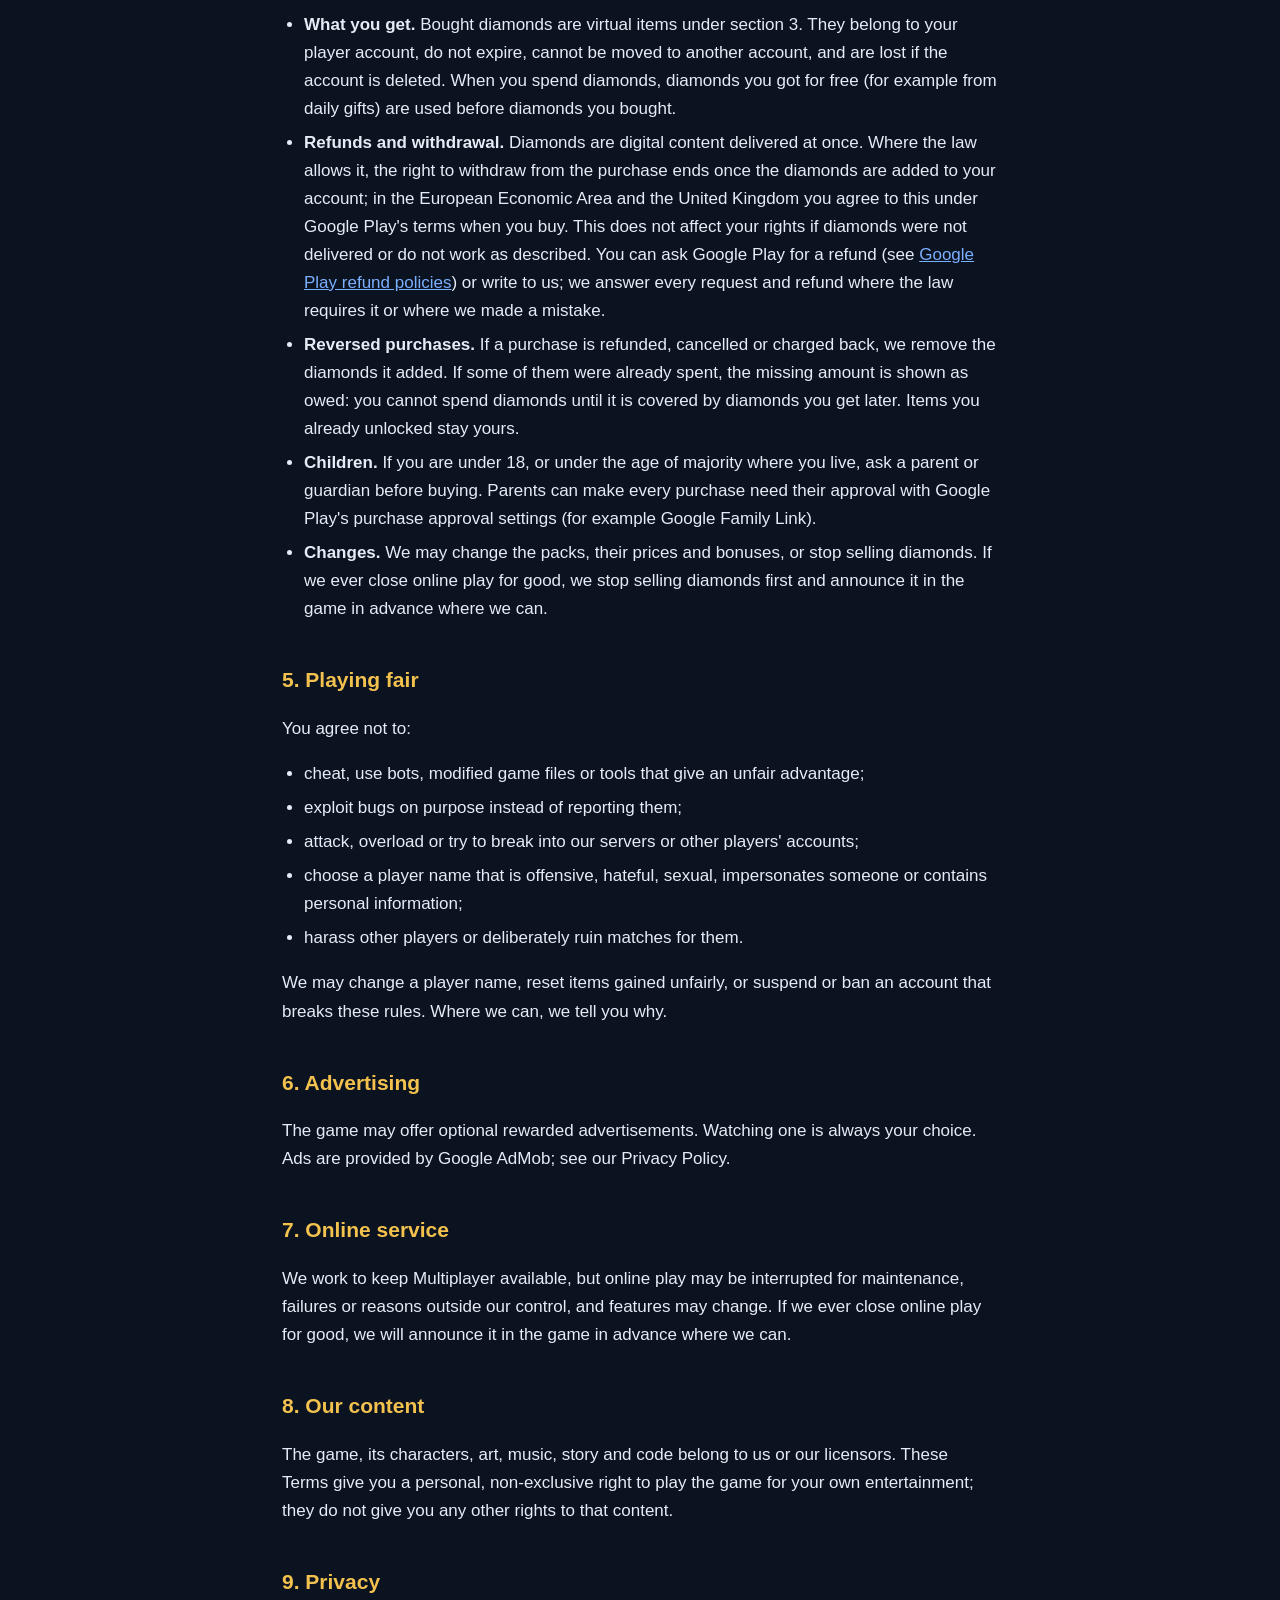
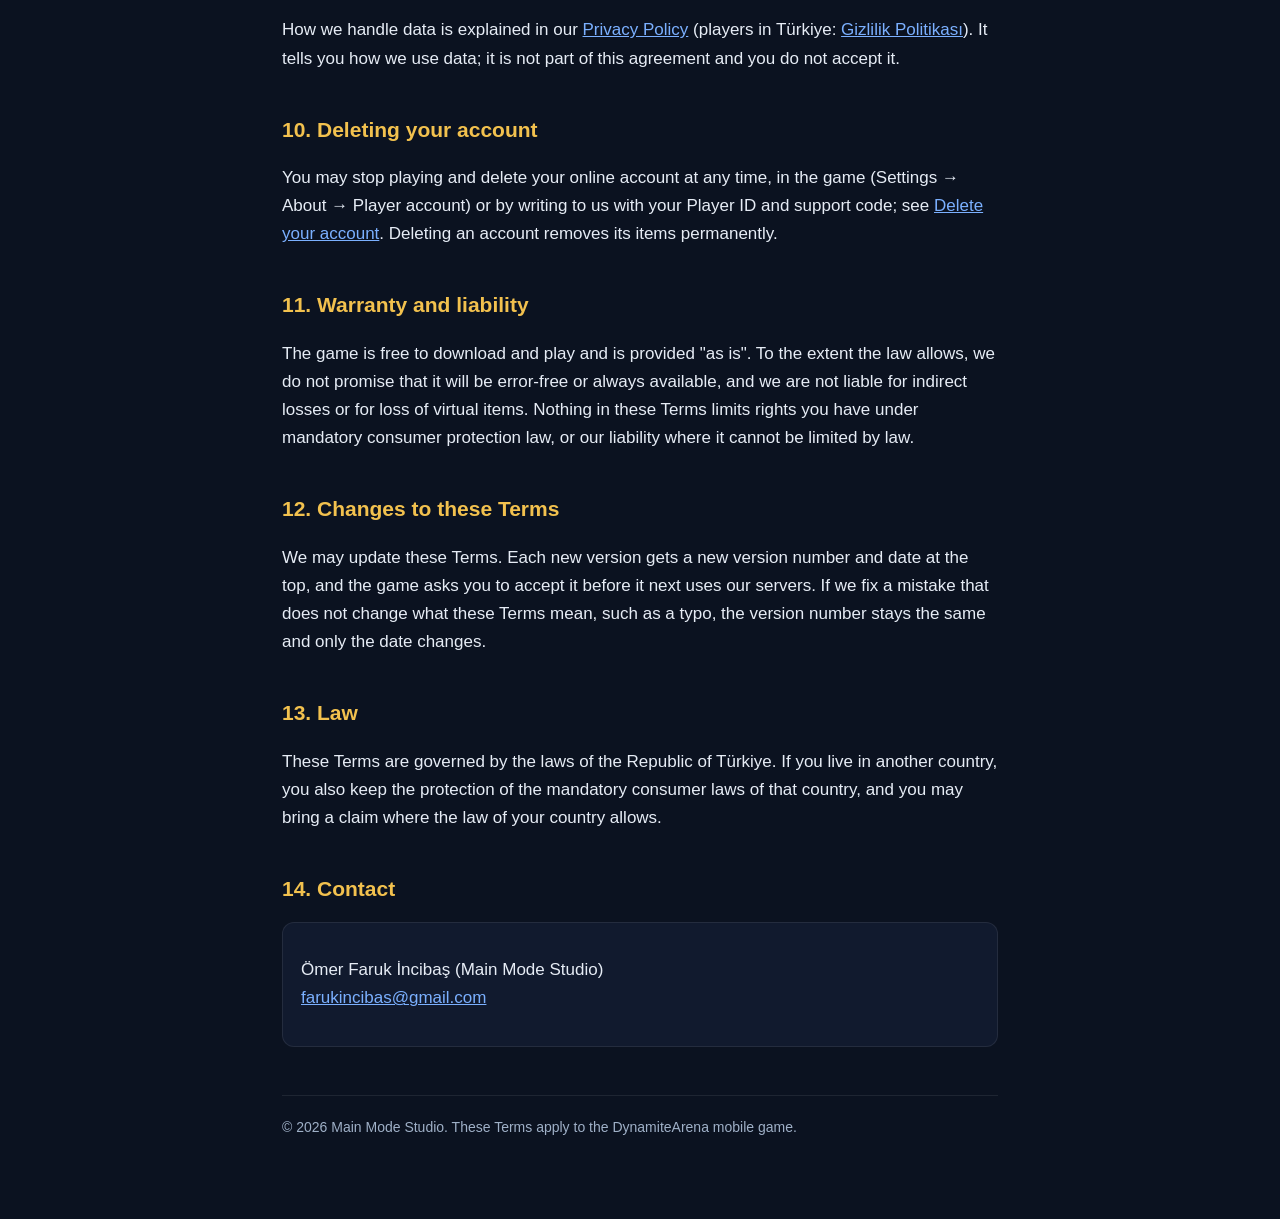
<file: dynamitearena-legal/terms-of-service.html>
<!doctype html>
<html lang="en">
  <head>
    <meta charset="utf-8" />
    <meta name="viewport" content="width=device-width, initial-scale=1" />
    <title>DynamiteArena — Terms of Service</title>
    <style>
      :root {
        color-scheme: light dark;
        --bg: #0b1220;
        --panel: #111a2e;
        --text: #e6ecf5;
        --muted: #9fb0c7;
        --accent: #f2c14e;
        --border: rgba(255, 255, 255, 0.08);
        --link: #7bb0ff;
      }
      * { box-sizing: border-box; }
      body {
        margin: 0;
        background: var(--bg);
        color: var(--text);
        font-family: -apple-system, BlinkMacSystemFont, "Segoe UI", Roboto, Helvetica, Arial, sans-serif;
        line-height: 1.65;
        font-size: 17px;
      }
      main { max-width: 760px; margin: 0 auto; padding: 48px 22px 80px; }
      header { border-bottom: 1px solid var(--border); padding-bottom: 22px; margin-bottom: 12px; }
      h1 { font-size: 30px; margin: 0 0 6px; letter-spacing: -0.02em; }
      h2 { font-size: 21px; margin: 40px 0 10px; color: var(--accent); }
      .muted { color: var(--muted); font-size: 15px; }
      a { color: var(--link); }
      ul { padding-left: 22px; }
      li { margin: 6px 0; }
      .contact { background: var(--panel); border: 1px solid var(--border); border-radius: 12px; padding: 16px 18px; margin-top: 16px; }
      footer { margin-top: 48px; padding-top: 20px; border-top: 1px solid var(--border); color: var(--muted); font-size: 14px; }
    </style>
  </head>
  <body>
    <main>
      <header>
        <h1>Terms of Service</h1>
        <p class="muted">DynamiteArena &middot; Version 3 &middot; Last updated: 12 November 2026</p>
      </header>

      <p>
        These Terms of Service ("Terms") are an agreement between you and Ömer Faruk İncibaş, doing
        business as Main Mode Studio ("we", "us"), for the mobile game <strong>DynamiteArena</strong>
        ("the game"). You accept them on the game's first screen, where you enter your birth month and
        year, by tapping <strong>Continue</strong>. If you started playing before this version, the
        game shows it to you in a short window the next time it uses our servers, and you accept it
        there.
      </p>

      <h2>1. Who can play</h2>
      <p>
        Anyone can play. If you are under the age at which you can agree to a contract where you live,
        a parent or guardian must read these Terms and agree to them for you, and is responsible for
        your use of the game.
      </p>

      <h2>2. Your player account</h2>
      <ul>
        <li>The first time the game uses our servers (for example to save the Campaign rewards you
          win, to claim the daily gift, to buy in the Shop or to play online), it creates an anonymous
          player account tied to a key stored on your phone. There is no password.</li>
        <li>If the game shows you a <strong>support code</strong>, keep it private. It lets you prove
          that an account is yours. If your phone's data is lost, we may not be able to restore the
          account.</li>
        <li>An account is personal. Do not sell, share or transfer it.</li>
      </ul>

      <h2>3. Gold, diamonds and other virtual items</h2>
      <ul>
        <li>Gold, diamonds, characters, frames, power-ups and other in-game items are a limited,
          personal, non-transferable licence to use them inside the game. They are not money, have no
          value outside the game, and cannot be exchanged for money or anything outside the game.</li>
        <li>We may change, rebalance or remove virtual items as the game develops. We will not take away
          items you earned without a reason such as an error, cheating or a breach of these Terms.</li>
        <li>If an error gives you items you did not earn (for example a bug or a server fault), we may
          correct your balance.</li>
      </ul>

      <h2>4. Buying diamonds</h2>
      <ul>
        <li><strong>How you pay.</strong> You can buy packs of diamonds with real money in the Shop.
          Payment goes through Google Play under the
          <a href="https://play.google.com/about/play-terms/">Google Play Terms of Service</a>; we never
          see your card or other payment details. The price shown is Google Play's price for your
          country.</li>
        <li><strong>Who sells.</strong> In the European Economic Area, the United Kingdom and some
          other countries, Google sells the diamonds as our agent (Google is the "merchant of record").
          Everywhere else, including Türkiye and the United States, we are the seller and Google Play
          takes the payment for us. Our contact details are in section 14.</li>
        <li><strong>Delivery.</strong> Diamonds are added to your online player account as soon as our
          server has confirmed the purchase with Google Play. If the game closes before that, they are
          added the next time you open the game online. A purchase that Google Play holds for a cash
          payment or for a parent's approval shows as "Waiting" and is added once it is complete. If
          diamonds you paid for do not arrive, write to us with your Player ID and the Google Play order
          number (it starts with "GPA.").</li>
        <li><strong>What you get.</strong> Bought diamonds are virtual items under section 3. They
          belong to your player account, do not expire, cannot be moved to another account, and are
          lost if the account is deleted. When you spend diamonds, diamonds you got for free (for
          example from daily gifts) are used before diamonds you bought.</li>
        <li><strong>Refunds and withdrawal.</strong> Diamonds are digital content delivered at once.
          Where the law allows it, the right to withdraw from the purchase ends once the diamonds are
          added to your account; in the European Economic Area and the United Kingdom you agree to this
          under Google Play's terms when you buy. This does not affect your rights if diamonds were not
          delivered or do not work as described. You can ask Google Play for a refund (see
          <a href="https://support.google.com/googleplay/answer/2479637">Google Play refund policies</a>)
          or write to us; we answer every request and refund where the law requires it or where we made
          a mistake.</li>
        <li><strong>Reversed purchases.</strong> If a purchase is refunded, cancelled or charged back,
          we remove the diamonds it added. If some of them were already spent, the missing amount is
          shown as owed: you cannot spend diamonds until it is covered by diamonds you get later. Items
          you already unlocked stay yours.</li>
        <li><strong>Children.</strong> If you are under 18, or under the age of majority where you live,
          ask a parent or guardian before buying. Parents can make every purchase need their approval
          with Google Play's purchase approval settings (for example Google Family Link).</li>
        <li><strong>Changes.</strong> We may change the packs, their prices and bonuses, or stop
          selling diamonds. If we ever close online play for good, we stop selling diamonds first and
          announce it in the game in advance where we can.</li>
      </ul>

      <h2>5. Playing fair</h2>
      <p>You agree not to:</p>
      <ul>
        <li>cheat, use bots, modified game files or tools that give an unfair advantage;</li>
        <li>exploit bugs on purpose instead of reporting them;</li>
        <li>attack, overload or try to break into our servers or other players' accounts;</li>
        <li>choose a player name that is offensive, hateful, sexual, impersonates someone or contains
          personal information;</li>
        <li>harass other players or deliberately ruin matches for them.</li>
      </ul>
      <p>
        We may change a player name, reset items gained unfairly, or suspend or ban an account that
        breaks these rules. Where we can, we tell you why.
      </p>

      <h2>6. Advertising</h2>
      <p>
        The game may offer optional rewarded advertisements. Watching one is always your choice. Ads are
        provided by Google AdMob; see our Privacy Policy.
      </p>

      <h2>7. Online service</h2>
      <p>
        We work to keep Multiplayer available, but online play may be interrupted for maintenance,
        failures or reasons outside our control, and features may change. If we ever close online play
        for good, we will announce it in the game in advance where we can.
      </p>

      <h2>8. Our content</h2>
      <p>
        The game, its characters, art, music, story and code belong to us or our licensors. These Terms
        give you a personal, non-exclusive right to play the game for your own entertainment; they do
        not give you any other rights to that content.
      </p>

      <h2>9. Privacy</h2>
      <p>
        How we handle data is explained in our <a href="privacy-policy.html">Privacy Policy</a>
        (players in Türkiye: <a href="privacy-policy-tr.html">Gizlilik Politikası</a>). It tells you how
        we use data; it is not part of this agreement and you do not accept it.
      </p>

      <h2>10. Deleting your account</h2>
      <p>
        You may stop playing and delete your online account at any time, in the game (Settings &rarr;
        About &rarr; Player account) or by writing to us with your Player ID and support code; see
        <a href="delete-account.html">Delete your account</a>. Deleting an account removes its items
        permanently.
      </p>

      <h2>11. Warranty and liability</h2>
      <p>
        The game is free to download and play and is provided "as is". To the extent the law allows, we do not promise
        that it will be error-free or always available, and we are not liable for indirect losses or for
        loss of virtual items. Nothing in these Terms limits rights you have under mandatory consumer
        protection law, or our liability where it cannot be limited by law.
      </p>

      <h2>12. Changes to these Terms</h2>
      <p>
        We may update these Terms. Each new version gets a new version number and date at the top, and
        the game asks you to accept it before it next uses our servers. If we fix a mistake that does
        not change what these Terms mean, such as a typo, the version number stays the same and only
        the date changes.
      </p>

      <h2>13. Law</h2>
      <p>
        These Terms are governed by the laws of the Republic of Türkiye. If you live in another country,
        you also keep the protection of the mandatory consumer laws of that country, and you may bring a
        claim where the law of your country allows.
      </p>

      <h2>14. Contact</h2>
      <div class="contact">
        <p>
          Ömer Faruk İncibaş (Main Mode Studio)<br />
          <a href="mailto:farukincibas@gmail.com">farukincibas@gmail.com</a>
        </p>
      </div>

      <footer>
        &copy; 2026 Main Mode Studio. These Terms apply to the DynamiteArena mobile game.
      </footer>
    </main>
  </body>
</html>
</file>
<file: assets/site.css>
/* Main Mode Studio — one stylesheet for every page (Night theme).
   Breakpoints: 940px (two columns stack), 720px (three columns stack), 560px (phone). */

:root {
  color-scheme: dark;
  --bg: #071321;
  --bg-band: #0b1b2d;
  --bg-deep: #040c16;
  --card: #0d1f33;
  --line: rgba(255, 255, 255, 0.08);
  --line-strong: rgba(255, 255, 255, 0.24);
  --ink: #ffffff;
  --text: #e9eef6;
  --text-soft: #c9d4e3;
  --muted: #b9c6d8;
  --muted-2: #9fb0c6;
  --faint: #8d9db3;
  --gold: #ffc936;
  --gold-soft: #ffd766;
  --teal: #22c8ba;
  --teal-soft: #6fe0d5;
  --coral-soft: #ff9a85;
  --display: "Bricolage Grotesque", Inter, ui-sans-serif, system-ui, sans-serif;
  --body: Inter, ui-sans-serif, system-ui, -apple-system, "Segoe UI", sans-serif;
  --wrap: min(1180px, calc(100% - 32px));
}

* { box-sizing: border-box; }
html { scroll-behavior: smooth; }
body {
  margin: 0;
  overflow-x: hidden;
  background: var(--bg);
  color: var(--text);
  font-family: var(--body);
  line-height: 1.55;
  -webkit-font-smoothing: antialiased;
}
img { display: block; max-width: 100%; height: auto; }
a { color: inherit; }
h1, h2, h3, h4, p, figure, blockquote, dl, dd { margin: 0; }
ul, ol { margin: 0; padding: 0; list-style: none; }
:focus-visible { outline: 3px solid rgba(255, 201, 54, 0.75); outline-offset: 3px; }

.skip-link {
  position: fixed;
  top: 12px;
  left: 12px;
  z-index: 50;
  transform: translateY(-180%);
  border-radius: 10px;
  padding: 10px 14px;
  background: var(--gold);
  color: var(--bg);
  font-weight: 700;
}
.skip-link:focus { transform: none; }

.wrap { width: var(--wrap); margin-inline: auto; }
.section { padding: clamp(56px, 7vw, 104px) 0; }
.section-band { background: var(--bg-band); }
.section-rule { border-top: 1px solid var(--line); }

/* Type */
.eyebrow {
  margin-bottom: 14px;
  color: var(--teal-soft);
  font-size: 0.8125rem;
  font-weight: 700;
  letter-spacing: 0.16em;
  text-transform: uppercase;
}
.section-title {
  font-family: var(--display);
  font-size: clamp(2.125rem, 4vw, 3.75rem);
  line-height: 1;
  letter-spacing: -0.035em;
  font-weight: 800;
  color: var(--ink);
}
.section-head {
  display: flex;
  flex-wrap: wrap;
  align-items: flex-end;
  justify-content: space-between;
  gap: 12px 48px;
  margin-bottom: clamp(32px, 4vw, 56px);
}
.section-head > p { flex: 0 1 420px; min-width: 0; color: var(--muted); font-size: 1.0625rem; }
.accent { color: var(--gold); }
.nowrap { white-space: nowrap; }
.text-link { color: var(--gold); font-weight: 700; text-underline-offset: 4px; }

/* Buttons */
.button-row { display: flex; flex-wrap: wrap; gap: 12px; }
.button {
  display: inline-flex;
  align-items: center;
  justify-content: center;
  gap: 8px;
  min-height: 52px;
  padding: 0 24px;
  border: 1px solid var(--line-strong);
  border-radius: 999px;
  color: var(--ink);
  font-size: 1rem;
  font-weight: 600;
  text-decoration: none;
  transition: transform 0.16s ease, background 0.16s ease, border-color 0.16s ease;
}
.button:hover { transform: translateY(-2px); border-color: rgba(255, 255, 255, 0.5); }
.button svg { flex: 0 0 auto; }
.button-gold { border-color: var(--gold); background: var(--gold); color: var(--bg); font-weight: 700; }
.button-gold:hover { border-color: #ffd457; background: #ffd457; }
.button-light { border-color: #ffffff; background: #ffffff; color: var(--bg); font-weight: 700; }
.button-dark { border-color: var(--bg); background: var(--bg); color: #ffffff; font-weight: 700; }
.button-outline-dark { border-color: rgba(7, 19, 33, 0.35); color: var(--bg); font-weight: 700; }
.button-outline-dark:hover { border-color: var(--bg); }
.button-small { min-height: 48px; padding: 0 20px; font-size: 0.9375rem; }

.chip {
  display: inline-block;
  padding: 6px 12px;
  border-radius: 999px;
  font-size: 0.75rem;
  font-weight: 700;
  letter-spacing: 0.1em;
  text-transform: uppercase;
}
.chip-live { background: rgba(34, 200, 186, 0.14); color: var(--teal-soft); }
.chip-test { background: rgba(255, 201, 54, 0.14); color: var(--gold-soft); }

/* Header */
.site-header {
  width: var(--wrap);
  margin: 0 auto;
  padding: 22px 0;
  display: flex;
  flex-wrap: wrap;
  align-items: center;
  justify-content: space-between;
  gap: 8px 32px;
}
.brand {
  display: inline-flex;
  align-items: center;
  gap: 12px;
  color: var(--ink);
  font-family: var(--display);
  font-size: 1.25rem;
  font-weight: 700;
  letter-spacing: -0.01em;
  text-decoration: none;
}
.brand img { width: 40px; height: 40px; border-radius: 12px; }
.site-nav { display: flex; flex-wrap: wrap; align-items: center; gap: 4px 24px; font-size: 0.9375rem; font-weight: 600; }
.site-nav a { padding: 12px 0; color: var(--muted); text-decoration: none; }
.site-nav a:hover, .site-nav a[aria-current] { color: var(--ink); }
.site-nav .nav-pill {
  display: inline-flex;
  align-items: center;
  gap: 6px;
  min-height: 44px;
  padding: 0 18px;
  border: 1px solid rgba(255, 255, 255, 0.22);
  border-radius: 999px;
  color: var(--ink);
}
.site-nav .nav-pill:hover { border-color: rgba(255, 255, 255, 0.5); }

/* Home hero */
.home-hero { width: var(--wrap); margin: 0 auto; padding: clamp(40px, 6vw, 88px) 0; }
.hero-kicker {
  display: flex;
  flex-wrap: wrap;
  align-items: center;
  gap: 8px 14px;
  margin-bottom: 24px;
  color: var(--teal-soft);
  font-size: 0.8125rem;
  font-weight: 700;
  letter-spacing: 0.16em;
  text-transform: uppercase;
}
.hero-kicker .dot { width: 5px; height: 5px; border-radius: 50%; background: currentColor; }
.home-hero h1 {
  max-width: 11.5em;
  margin-bottom: clamp(28px, 3.5vw, 48px);
  color: var(--ink);
  font-family: var(--display);
  font-size: clamp(3rem, 8vw, 7.75rem);
  font-weight: 800;
  letter-spacing: -0.045em;
  line-height: 0.94;
}
.hero-row { display: flex; flex-wrap: wrap; align-items: center; justify-content: space-between; gap: 28px 48px; }
.hero-row > p { flex: 1 1 380px; min-width: 0; max-width: 560px; color: var(--muted); font-size: clamp(1.0625rem, 1.4vw, 1.25rem); }

/* Game features on the home page */
.game-feature { display: grid; grid-template-columns: repeat(2, minmax(0, 1fr)); align-items: center; gap: 40px 64px; scroll-margin-top: 24px; }
.game-feature + .game-feature { margin-top: clamp(56px, 7vw, 96px); }
.game-feature-reverse .game-feature-media { order: 2; }
#games .quote-card:last-child { margin-bottom: 0; }
.roster + .game-feature { margin-top: clamp(64px, 8vw, 112px); }
.game-title { display: flex; align-items: center; gap: 14px; margin: 18px 0; }
.game-title img { width: 60px; height: 60px; border-radius: 16px; }
.game-title h3 {
  color: var(--ink);
  font-family: var(--display);
  font-size: clamp(2rem, 3vw, 2.75rem);
  font-weight: 800;
  letter-spacing: -0.035em;
  line-height: 1;
}
.game-title p { margin-top: 4px; color: var(--muted-2); font-size: 0.9375rem; }
.game-tagline {
  margin-bottom: 12px;
  color: var(--gold);
  font-family: var(--display);
  font-size: clamp(1.375rem, 2vw, 1.75rem);
  font-weight: 700;
  letter-spacing: -0.02em;
  line-height: 1.15;
}
.game-copy { color: var(--text-soft); }

.phone-stage {
  position: relative;
  width: 100%;
  max-width: 560px;
  margin-inline: auto;
  aspect-ratio: 5 / 4;
  overflow: hidden;
  border: 1px solid var(--line);
  border-radius: 32px;
  background: var(--card);
}
.phone-stage::before {
  content: "";
  position: absolute;
  left: 50%;
  top: 50%;
  width: 74%;
  aspect-ratio: 1 / 1;
  transform: translate(-50%, -50%);
  border-radius: 50%;
  background: rgba(255, 201, 54, 0.1);
}
.phone {
  position: absolute;
  padding: 4px;
  border-radius: 20px;
  background: #02070d;
  box-shadow: 0 18px 36px rgba(0, 0, 0, 0.45);
}
.phone img { width: 100%; aspect-ratio: 9 / 16; border-radius: 16px; object-fit: cover; }
.phone-left { left: 7%; top: 17%; width: 28%; transform: rotate(-7deg); }
.phone-right { right: 7%; top: 17%; width: 28%; transform: rotate(7deg); }
.phone-center { z-index: 1; left: 34%; top: 7%; width: 32%; padding: 5px; border-radius: 22px; box-shadow: 0 24px 48px rgba(0, 0, 0, 0.55); }
.phone-center img { border-radius: 17px; }
/* Landscape games: three wide screens in the same card */
.phone-stage-wide .phone img { aspect-ratio: 16 / 9; border-radius: 12px; }
.phone-stage-wide .screen-top { right: 4%; top: 6%; width: 58%; transform: rotate(5deg); }
.phone-stage-wide .screen-bottom { left: 4%; bottom: 5%; width: 58%; transform: rotate(-5deg); }
.phone-stage-wide .screen-front { z-index: 1; left: 13%; top: 26%; width: 66%; padding: 5px; border-radius: 17px; box-shadow: 0 24px 48px rgba(0, 0, 0, 0.55); }
.phone-stage-wide .screen-front img { border-radius: 13px; }

.step-list { display: flex; flex-direction: column; gap: 16px; margin: 26px 0; }
.step-list li { display: flex; align-items: flex-start; gap: 16px; }
.step-num {
  flex: 0 0 auto;
  width: 44px;
  height: 44px;
  display: flex;
  align-items: center;
  justify-content: center;
  border: 1px solid rgba(255, 255, 255, 0.1);
  border-radius: 12px;
  background: var(--card);
  color: var(--gold);
  font-family: var(--display);
  font-weight: 800;
}
.step-list h4 { color: var(--ink); font-size: 1.0625rem; }
.step-list p { margin-top: 2px; color: var(--muted); font-size: 0.9375rem; }

.feature-tiles { display: grid; grid-template-columns: repeat(2, minmax(0, 1fr)); gap: 12px; margin: 26px 0; }
.feature-tiles li { padding: 16px 18px; border: 1px solid var(--line); border-radius: 16px; background: var(--card); }
.feature-tiles h4 { margin-bottom: 4px; color: var(--ink); font-size: 1rem; }
.feature-tiles p { color: var(--muted); font-size: 0.875rem; }


.quote-card {
  margin: clamp(48px, 6vw, 80px) 0;
  padding: clamp(28px, 4vw, 56px);
  border: 1px solid var(--line);
  border-radius: 28px;
  background: var(--card);
}
.quote-card figcaption {
  margin-bottom: 14px;
  color: var(--teal-soft);
  font-size: 0.8125rem;
  font-weight: 700;
  letter-spacing: 0.16em;
  text-transform: uppercase;
}
.quote-card blockquote {
  max-width: 30em;
  color: var(--ink);
  font-family: var(--display);
  font-size: clamp(1.375rem, 2.4vw, 2.125rem);
  font-weight: 700;
  letter-spacing: -0.02em;
  line-height: 1.25;
}

/* Hero roster: a rail, so new heroes never change the section's size */
.roster { margin-top: clamp(56px, 7vw, 96px); }
.roster-head { display: flex; flex-wrap: wrap; align-items: flex-end; justify-content: space-between; gap: 12px 32px; margin-bottom: 24px; }
.roster-head h3 {
  color: var(--ink);
  font-family: var(--display);
  font-size: clamp(1.625rem, 2.6vw, 2.25rem);
  font-weight: 800;
  letter-spacing: -0.03em;
  line-height: 1.05;
}
.roster-head p { margin-top: 8px; color: var(--muted); font-size: 0.9375rem; }
.rail-controls { display: flex; gap: 10px; }
.rail-controls[hidden] { display: none; }
.rail-button {
  width: 44px;
  height: 44px;
  display: inline-flex;
  align-items: center;
  justify-content: center;
  border: 1px solid var(--line-strong);
  border-radius: 50%;
  background: transparent;
  color: var(--ink);
  cursor: pointer;
}
.rail-button:hover { border-color: rgba(255, 255, 255, 0.5); }
.rail-button:disabled { opacity: 0.35; cursor: default; }
.hero-rail { display: flex; gap: 16px; padding-bottom: 14px; overflow-x: auto; scroll-snap-type: x mandatory; scrollbar-width: thin; }
.hero-card {
  flex: 0 0 clamp(160px, 15vw, 210px);
  overflow: hidden;
  border: 1px solid var(--line);
  border-radius: 20px;
  background: var(--card);
  scroll-snap-align: start;
}
.hero-card img { width: 100%; aspect-ratio: 4 / 3; object-fit: cover; background: var(--tint, rgba(255, 255, 255, 0.06)); }
.tint-gold { --tint: rgba(255, 184, 56, 0.2); }
.tint-blue { --tint: rgba(107, 168, 255, 0.2); }
.tint-green { --tint: rgba(133, 235, 92, 0.2); }
.tint-purple { --tint: rgba(230, 128, 255, 0.2); }
.tint-teal { --tint: rgba(26, 199, 173, 0.2); }
.tint-pink { --tint: rgba(255, 102, 158, 0.2); }
.hero-card div { padding: 14px 16px 18px; }
.hero-card h4 { color: var(--ink); font-family: var(--display); font-size: 1.1875rem; font-weight: 800; }
.hero-card p { margin-top: 4px; color: var(--muted); font-size: 0.875rem; line-height: 1.45; }

/* Where things stand */
.stage-list { display: grid; grid-template-columns: repeat(4, minmax(0, 1fr)); gap: 16px; }
.stage {
  display: flex;
  flex-direction: column;
  gap: 12px;
  padding: 22px;
  border: 1px solid var(--line);
  border-radius: 22px;
  background: var(--card);
}
.stage-head { display: flex; align-items: center; gap: 12px; }
.stage-num {
  flex: 0 0 auto;
  width: 32px;
  height: 32px;
  display: flex;
  align-items: center;
  justify-content: center;
  border-radius: 50%;
  background: rgba(255, 255, 255, 0.08);
  color: var(--ink);
  font-size: 0.875rem;
  font-weight: 700;
}
.stage h3 { color: var(--ink); font-size: 1.125rem; }
.stage > p { color: var(--muted); font-size: 0.9375rem; }
.stage .stage-token {
  margin-top: auto;
  display: flex;
  align-items: center;
  gap: 10px;
  padding: 12px 14px;
  border: 1px dashed rgba(255, 255, 255, 0.24);
  border-radius: 14px;
  color: var(--text-soft);
  font-size: 0.875rem;
  font-weight: 600;
}
.stage-token img { width: 28px; height: 28px; border-radius: 8px; }
.stage .stage-token-empty { border-color: rgba(255, 255, 255, 0.16); color: var(--faint); font-weight: 400; }
.stage-test { border-color: rgba(255, 201, 54, 0.4); }
.stage-test .stage-num { background: var(--gold); color: var(--bg); }
.stage-test .stage-token { padding: 10px 12px; border: 0; background: rgba(255, 201, 54, 0.12); color: var(--ink); font-weight: 700; }
.stage-live { border-color: rgba(34, 200, 186, 0.45); }
.stage-live .stage-num { background: var(--teal); color: var(--bg); }
.stage-live .stage-token { padding: 10px 12px; border: 0; background: rgba(34, 200, 186, 0.12); color: var(--ink); font-weight: 700; }

/* Principles */
.principles { display: grid; grid-template-columns: repeat(3, minmax(0, 1fr)); gap: 32px 40px; }
.principles li { padding-top: 22px; border-top: 1px solid rgba(255, 255, 255, 0.14); }
.principles .principle-num { margin-bottom: 10px; color: var(--gold); font-family: var(--display); font-size: 4rem; font-weight: 800; line-height: 1; }
.principles h3 { margin-bottom: 10px; color: var(--ink); font-size: 1.3125rem; }
.principles p { color: var(--muted); }

/* Studio */
.studio-grid { display: grid; grid-template-columns: repeat(2, minmax(0, 1fr)); align-items: center; gap: 40px clamp(40px, 6vw, 96px); }
.studio-mark { width: 64px; height: 64px; margin-bottom: 22px; border-radius: 18px; }
.studio-copy h2 {
  margin-bottom: 16px;
  color: var(--ink);
  font-family: var(--display);
  font-size: clamp(1.875rem, 3.4vw, 3rem);
  font-weight: 800;
  letter-spacing: -0.03em;
  line-height: 1.04;
}
.studio-copy p { max-width: 34em; color: var(--muted); }
.studio-copy .lead { margin-bottom: 14px; color: var(--text-soft); font-size: 1.0625rem; }
.stat-list { display: flex; flex-wrap: wrap; gap: 16px; }
.stat {
  flex: 1 1 150px;
  display: flex;
  flex-direction: column-reverse;
  justify-content: flex-end;
  padding: 22px;
  border: 1px solid var(--line);
  border-radius: 20px;
  background: var(--card);
}
.stat dd { color: var(--ink); font-family: var(--display); font-size: 2.75rem; font-weight: 800; line-height: 1; }
.stat dt { margin-top: 8px; color: var(--muted); font-size: 0.875rem; }
.stat-teal dd { color: var(--teal-soft); }
.stat-gold dd { color: var(--gold); }
.press-card {
  display: flex;
  align-items: center;
  justify-content: space-between;
  gap: 16px;
  margin-top: 16px;
  padding: 22px 24px;
  border-radius: 20px;
  background: var(--gold);
  color: var(--bg);
  text-decoration: none;
  transition: transform 0.16s ease;
}
.press-card:hover { transform: translateY(-2px); }
.press-card strong { display: block; font-family: var(--display); font-size: 1.375rem; font-weight: 800; line-height: 1.1; }
.press-card small { display: block; margin-top: 4px; color: #3a2f0a; font-size: 0.9375rem; }
.press-card .arrow { flex: 0 0 auto; font-size: 1.5rem; font-weight: 700; }

/* FAQ */
.faq-grid { display: grid; grid-template-columns: repeat(2, minmax(0, 1fr)); gap: 16px; }
.faq-item { padding: 24px; border: 1px solid var(--line); border-radius: 20px; background: var(--card); }
.faq-item h3 { margin-bottom: 8px; color: var(--ink); font-size: 1.125rem; }
.faq-item p { color: var(--muted); font-size: 0.9375rem; }

/* Product page */
.breadcrumb { margin-bottom: 22px; color: var(--muted-2); font-size: 0.875rem; }
.breadcrumb a { color: var(--muted); text-decoration: none; }
.breadcrumb a:hover { color: var(--ink); }
.breadcrumb [aria-current] { color: var(--ink); }
.breadcrumb .sep { margin: 0 6px; }
.product-hero {
  width: var(--wrap);
  margin: 0 auto;
  padding: clamp(24px, 4vw, 56px) 0 clamp(56px, 7vw, 104px);
  display: grid;
  grid-template-columns: repeat(2, minmax(0, 1fr));
  align-items: center;
  gap: 48px 64px;
}
.product-title { display: flex; align-items: center; gap: 16px; margin: 20px 0 22px; }
.product-title img { width: 76px; height: 76px; border-radius: 20px; box-shadow: 0 14px 30px rgba(0, 0, 0, 0.4); }
.product-title h1 {
  color: var(--ink);
  font-family: var(--display);
  font-size: clamp(2.25rem, 5.4vw, 4.75rem);
  font-weight: 800;
  letter-spacing: -0.045em;
  line-height: 0.95;
}
.product-title > div { min-width: 0; }
.product-title p { margin-top: 6px; color: var(--muted-2); }
.product-tagline {
  margin-bottom: 16px;
  color: var(--gold);
  font-family: var(--display);
  font-size: clamp(1.625rem, 2.6vw, 2.375rem);
  font-weight: 700;
  letter-spacing: -0.03em;
  line-height: 1.1;
}
.product-copy { max-width: 34em; margin-bottom: 24px; color: var(--text-soft); font-size: clamp(1rem, 1.3vw, 1.125rem); }
.tag-row { display: flex; flex-wrap: wrap; gap: 8px; margin-bottom: 28px; }
.tag-row li { padding: 7px 14px; border-radius: 999px; background: rgba(255, 255, 255, 0.08); color: var(--text); font-size: 0.875rem; font-weight: 600; }
.product-stage { position: relative; width: 100%; max-width: 520px; margin-inline: auto; aspect-ratio: 1 / 1; }
.product-stage::before,
.product-stage::after {
  content: "";
  position: absolute;
  left: 50%;
  top: 50%;
  aspect-ratio: 1 / 1;
  transform: translate(-50%, -50%);
  border-radius: 50%;
}
.product-stage::before { width: 88%; background: rgba(255, 201, 54, 0.1); }
.product-stage::after { width: 62%; border: 1px solid rgba(255, 201, 54, 0.25); }
.product-stage .phone { z-index: 1; }
.phone-back { left: 50%; top: 14%; width: 38%; padding: 5px; border-radius: 24px; transform: rotate(6deg); }
.phone-back img { border-radius: 19px; }
.product-stage .phone-front { z-index: 2; left: 14%; top: 5%; width: 42%; padding: 6px; border-radius: 26px; box-shadow: 0 28px 56px rgba(0, 0, 0, 0.6); transform: rotate(-4deg); }
.phone-front img { border-radius: 20px; }
/* Landscape games: two wide screens instead of two phones */
.product-stage-wide { max-width: 600px; aspect-ratio: 5 / 4; }
.product-stage-wide .phone img { aspect-ratio: 16 / 9; }
.phone-wide-back { left: 30%; top: 12%; width: 68%; padding: 5px; border-radius: 20px; transform: rotate(4deg); }
.phone-wide-back img { border-radius: 15px; }
.product-stage .phone-wide-front { z-index: 2; left: 2%; top: 46%; width: 72%; padding: 6px; border-radius: 22px; box-shadow: 0 28px 56px rgba(0, 0, 0, 0.6); transform: rotate(-3deg); }
.phone-wide-front img { border-radius: 16px; }
.feature-banner { width: 100%; aspect-ratio: 1024 / 500; margin-bottom: clamp(48px, 6vw, 88px); border-radius: 28px; object-fit: cover; }
.shot-grid { display: grid; grid-template-columns: repeat(4, minmax(0, 1fr)); gap: 20px; }
.shot-frame { padding: 5px; border: 1px solid var(--line); border-radius: 24px; background: #02070d; }
.shot-frame img { width: 100%; aspect-ratio: 9 / 16; border-radius: 19px; object-fit: cover; }
.shot-grid-wide { grid-template-columns: repeat(2, minmax(0, 1fr)); }
.shot-grid-wide .shot-frame { border-radius: 20px; }
.shot-grid-wide .shot-frame img { aspect-ratio: 16 / 9; border-radius: 15px; }
.shot-grid figcaption { margin-top: 12px; color: var(--text-soft); font-size: 0.875rem; }
.loop-cards { display: grid; grid-template-columns: repeat(3, minmax(0, 1fr)); gap: 20px; }
.loop-card { padding: 28px; border: 1px solid var(--line); border-radius: 24px; background: var(--card); }
.loop-card .loop-label { margin-bottom: 18px; color: var(--gold); font-size: 0.8125rem; font-weight: 700; letter-spacing: 0.14em; }
.loop-card:nth-child(2) .loop-label { color: var(--teal-soft); }
.loop-card:nth-child(3) .loop-label { color: var(--coral-soft); }
.loop-card h3 {
  margin-bottom: 10px;
  color: var(--ink);
  font-family: var(--display);
  font-size: 1.625rem;
  font-weight: 800;
  letter-spacing: -0.02em;
  line-height: 1.1;
}
.loop-card p { color: var(--muted); }
.why-row { display: grid; grid-template-columns: minmax(0, 3fr) minmax(0, 2fr); gap: 20px; margin-top: clamp(48px, 6vw, 80px); }
.why-row .quote-card { margin: 0; }
.glance { padding: clamp(24px, 3vw, 36px); border: 1px solid var(--line); border-radius: 28px; background: var(--card); }
.glance h2 { margin-bottom: 6px; color: var(--ink); font-family: var(--display); font-size: 1.5rem; font-weight: 800; }
.glance dl > div { display: flex; justify-content: space-between; gap: 16px; padding: 14px 0; border-bottom: 1px solid var(--line); }
.glance dl > div:last-child { padding-bottom: 0; border-bottom: 0; }
.glance dt { color: var(--muted-2); font-size: 0.9375rem; }
.glance dd { color: var(--ink); font-size: 0.9375rem; font-weight: 600; text-align: right; }
.get-band { padding: clamp(56px, 7vw, 96px) 0; background: var(--gold); color: var(--bg); }
.get-band .wrap { display: flex; flex-wrap: wrap; align-items: center; justify-content: space-between; gap: 24px 48px; }
.get-band .eyebrow { margin-bottom: 12px; color: #5a4300; }
.get-band h2 { font-family: var(--display); font-size: clamp(2rem, 4vw, 3.5rem); font-weight: 800; letter-spacing: -0.035em; line-height: 1; }
.teaser-card {
  display: grid;
  grid-template-columns: minmax(0, 45fr) minmax(0, 55fr);
  align-items: center;
  gap: 24px 40px;
  padding: clamp(16px, 2vw, 20px);
  border: 1px solid var(--line);
  border-radius: 28px;
  background: var(--card);
  color: inherit;
  text-decoration: none;
  transition: border-color 0.16s ease;
}
.teaser-card:hover { border-color: var(--line-strong); }
.teaser-card img { width: 100%; aspect-ratio: 1024 / 500; border-radius: 20px; object-fit: cover; }
.teaser-body { padding: 4px 8px 8px; }
.teaser-body strong {
  display: block;
  margin-top: 14px;
  color: var(--ink);
  font-family: var(--display);
  font-size: clamp(1.75rem, 3vw, 2.5rem);
  font-weight: 800;
  letter-spacing: -0.03em;
  line-height: 1;
}
.teaser-copy { display: block; margin-top: 10px; color: var(--text-soft); }
.teaser-cta { display: inline-flex; gap: 8px; margin-top: 18px; color: var(--gold); font-size: 0.9375rem; font-weight: 700; }

/* Press kit */
.press-hero { padding: clamp(24px, 4vw, 56px) 0 clamp(52px, 6vw, 76px); }
.press-hero h1 {
  max-width: 900px;
  margin-bottom: 20px;
  color: var(--ink);
  font-family: var(--display);
  font-size: clamp(2.5rem, 5.2vw, 4.5rem);
  font-weight: 800;
  letter-spacing: -0.045em;
  line-height: 1;
}
.press-lead { max-width: 660px; margin-bottom: 30px; color: var(--muted); font-size: clamp(1.05rem, 1.7vw, 1.24rem); }
.press-section { padding: clamp(48px, 6vw, 80px) 0; }
.press-section h2 {
  margin-bottom: 6px;
  color: var(--ink);
  font-family: var(--display);
  font-size: clamp(1.75rem, 3vw, 2.6rem);
  font-weight: 800;
  letter-spacing: -0.035em;
}
.press-section-alt { background: var(--bg-band); }
.press-game-head { display: flex; align-items: center; gap: 18px; margin-bottom: 20px; }
.press-game-head img { width: 68px; height: 68px; border-radius: 18px; }
.press-game-head p { color: var(--muted-2); font-weight: 600; }
.press-pitch { max-width: 720px; margin-bottom: 30px; color: var(--muted); font-size: 1.05rem; }
.press-note { max-width: 620px; margin-bottom: 24px; color: var(--muted); }
.press-facts { display: grid; grid-template-columns: repeat(2, minmax(0, 1fr)); gap: 0 clamp(28px, 4vw, 60px); margin-top: 22px; }
.press-facts > div { display: grid; grid-template-columns: 132px minmax(0, 1fr); gap: 14px; padding: 15px 0; border-top: 1px solid var(--line); }
.press-facts dt { padding-top: 3px; color: var(--muted-2); font-size: 0.72rem; font-weight: 700; letter-spacing: 0.12em; text-transform: uppercase; }
.press-facts dd { min-width: 0; color: var(--text); font-size: 0.98rem; overflow-wrap: anywhere; }
.press-hero + .press-section { padding-top: 0; }
.press-asset-group { margin-top: 26px; }
.press-asset-group h4 { margin-bottom: 12px; color: var(--muted-2); font-size: 0.71rem; font-weight: 700; letter-spacing: 0.13em; text-transform: uppercase; }
.press-assets { display: grid; align-items: start; gap: 14px; }
.press-assets-shots { grid-template-columns: repeat(4, minmax(0, 1fr)); }
.press-assets-wide { grid-template-columns: repeat(4, minmax(0, 1fr)); }
.press-assets-art { grid-template-columns: repeat(4, minmax(0, 1fr)); align-items: stretch; }
.press-assets-art .press-asset:first-child { grid-column: span 2; }
.press-asset-icon { display: flex; flex-direction: column; }
.press-asset-icon a { flex: 1; display: flex; align-items: center; justify-content: center; padding: clamp(14px, 2vw, 24px); }
.press-asset-icon img { width: 72%; border-radius: 22%; }
.press-assets-wide .press-asset img { aspect-ratio: 16 / 9; object-fit: cover; }
.press-asset { min-width: 0; overflow: hidden; border: 1px solid var(--line); border-radius: 16px; background: var(--card); }
.press-asset a { display: block; line-height: 0; }
.press-asset img { width: 100%; height: auto; }
.press-asset figcaption { padding: 10px 13px 12px; color: var(--muted); font-size: 0.78rem; font-weight: 600; }
.press-game { margin-top: 26px; }
.press-game + .press-game { margin-top: 46px; padding-top: 42px; border-top: 1px solid var(--line); }
.press-game h3 { margin-bottom: 2px; color: var(--ink); font-family: var(--display); font-size: clamp(1.6rem, 2.6vw, 2.2rem); font-weight: 800; letter-spacing: -0.035em; }

/* Enlarged image view: CSS only, closes with the button, the backdrop or Back */
.lightbox {
  position: fixed;
  inset: 0;
  z-index: 40;
  display: none;
  align-items: center;
  justify-content: center;
  padding: clamp(16px, 5vmin, 56px);
}
.lightbox:target { display: flex; }
.lightbox-backdrop { position: absolute; inset: 0; background: rgba(2, 7, 13, 0.9); }
.lightbox-figure { position: relative; z-index: 1; display: flex; flex-direction: column; gap: 12px; max-width: 100%; }
.lightbox-figure img { width: auto; max-width: 100%; max-height: 78vh; border-radius: 18px; box-shadow: 0 30px 80px rgba(0, 0, 0, 0.45); }
.lightbox-figure figcaption {
  display: flex;
  flex-wrap: wrap;
  align-items: center;
  justify-content: space-between;
  gap: 10px 24px;
  color: rgba(255, 255, 255, 0.78);
  font-size: 0.85rem;
  font-weight: 600;
}
.lightbox-figure figcaption a { color: #ffffff; text-underline-offset: 4px; }
.lightbox-close {
  position: fixed;
  top: clamp(14px, 4vmin, 40px);
  right: clamp(14px, 4vmin, 40px);
  z-index: 2;
  width: 52px;
  height: 52px;
  display: inline-flex;
  align-items: center;
  justify-content: center;
  border-radius: 50%;
  background: rgba(255, 255, 255, 0.16);
  color: #ffffff;
  font-size: 1.05rem;
  text-decoration: none;
}
.lightbox-close:hover { background: rgba(255, 255, 255, 0.32); }

/* Footer */
.site-footer { padding: clamp(56px, 7vw, 96px) 0 32px; background: var(--bg-deep); }
.footer-lead { display: flex; flex-wrap: wrap; align-items: flex-end; justify-content: space-between; gap: 24px; padding-bottom: 48px; border-bottom: 1px solid rgba(255, 255, 255, 0.1); }
.footer-lead h2 {
  color: var(--ink);
  font-family: var(--display);
  font-size: clamp(2.125rem, 4.6vw, 4.25rem);
  font-weight: 800;
  letter-spacing: -0.04em;
  line-height: 0.98;
}
.footer-main { display: flex; flex-wrap: wrap; gap: 36px 48px; padding: 44px 0; }
.footer-brand { flex: 2 1 260px; min-width: 0; display: flex; align-items: flex-start; gap: 14px; color: inherit; text-decoration: none; }
.footer-brand img { width: 48px; height: 48px; border-radius: 14px; }
.footer-brand strong { display: block; color: var(--ink); font-family: var(--display); font-size: 1.1875rem; font-weight: 800; }
.footer-brand small { display: block; margin-top: 2px; color: var(--muted-2); font-size: 0.875rem; }
.footer-nav { flex: 1 1 150px; min-width: 0; display: flex; flex-direction: column; }
.footer-nav h3 { margin-bottom: 6px; color: var(--ink); font-size: 0.875rem; font-weight: 700; }
.footer-nav a { padding: 7px 0; color: #c4cfde; font-size: 0.9375rem; text-decoration: none; }
.footer-nav a:hover, .footer-nav a[aria-current="page"] { color: var(--ink); }
.footer-product + .footer-product { margin-top: 6px; }
.footer-product > a { display: block; }
.footer-product-links { display: flex; flex-wrap: wrap; gap: 0 14px; }
.footer-product-links a { padding: 4px 0; color: var(--faint); font-size: 0.8125rem; }
.footer-bottom { display: flex; flex-wrap: wrap; justify-content: space-between; gap: 8px 24px; padding-top: 24px; border-top: 1px solid rgba(255, 255, 255, 0.1); color: var(--faint); font-size: 0.875rem; }

/* Breakpoints */
@media (max-width: 940px) {
  .game-feature,
  .studio-grid,
  .product-hero,
  .why-row { grid-template-columns: minmax(0, 1fr); }
  .game-feature-reverse .game-feature-media { order: 0; }
  .stage-list,
  .shot-grid,
  .press-assets-shots { grid-template-columns: repeat(2, minmax(0, 1fr)); }
  .press-assets-wide,
  .press-assets-art { grid-template-columns: repeat(2, minmax(0, 1fr)); }
  .press-facts { grid-template-columns: minmax(0, 1fr); }
}
@media (max-width: 720px) {
  .principles,
  .loop-cards,
  .faq-grid,
  .teaser-card { grid-template-columns: minmax(0, 1fr); }
}
@media (max-width: 560px) {
  .stage-list,
  .feature-tiles,
  .shot-grid-wide,
  .press-assets-wide { grid-template-columns: minmax(0, 1fr); }
  .press-facts > div { grid-template-columns: minmax(0, 1fr); gap: 4px; }
  .rail-controls { display: none; }
  .product-title img { width: 60px; height: 60px; border-radius: 16px; }
}

@media (prefers-reduced-motion: reduce) {
  html { scroll-behavior: auto; }
  .button, .press-card, .teaser-card { transition: none; }
  .button:hover, .press-card:hover { transform: none; }
}
</file>
